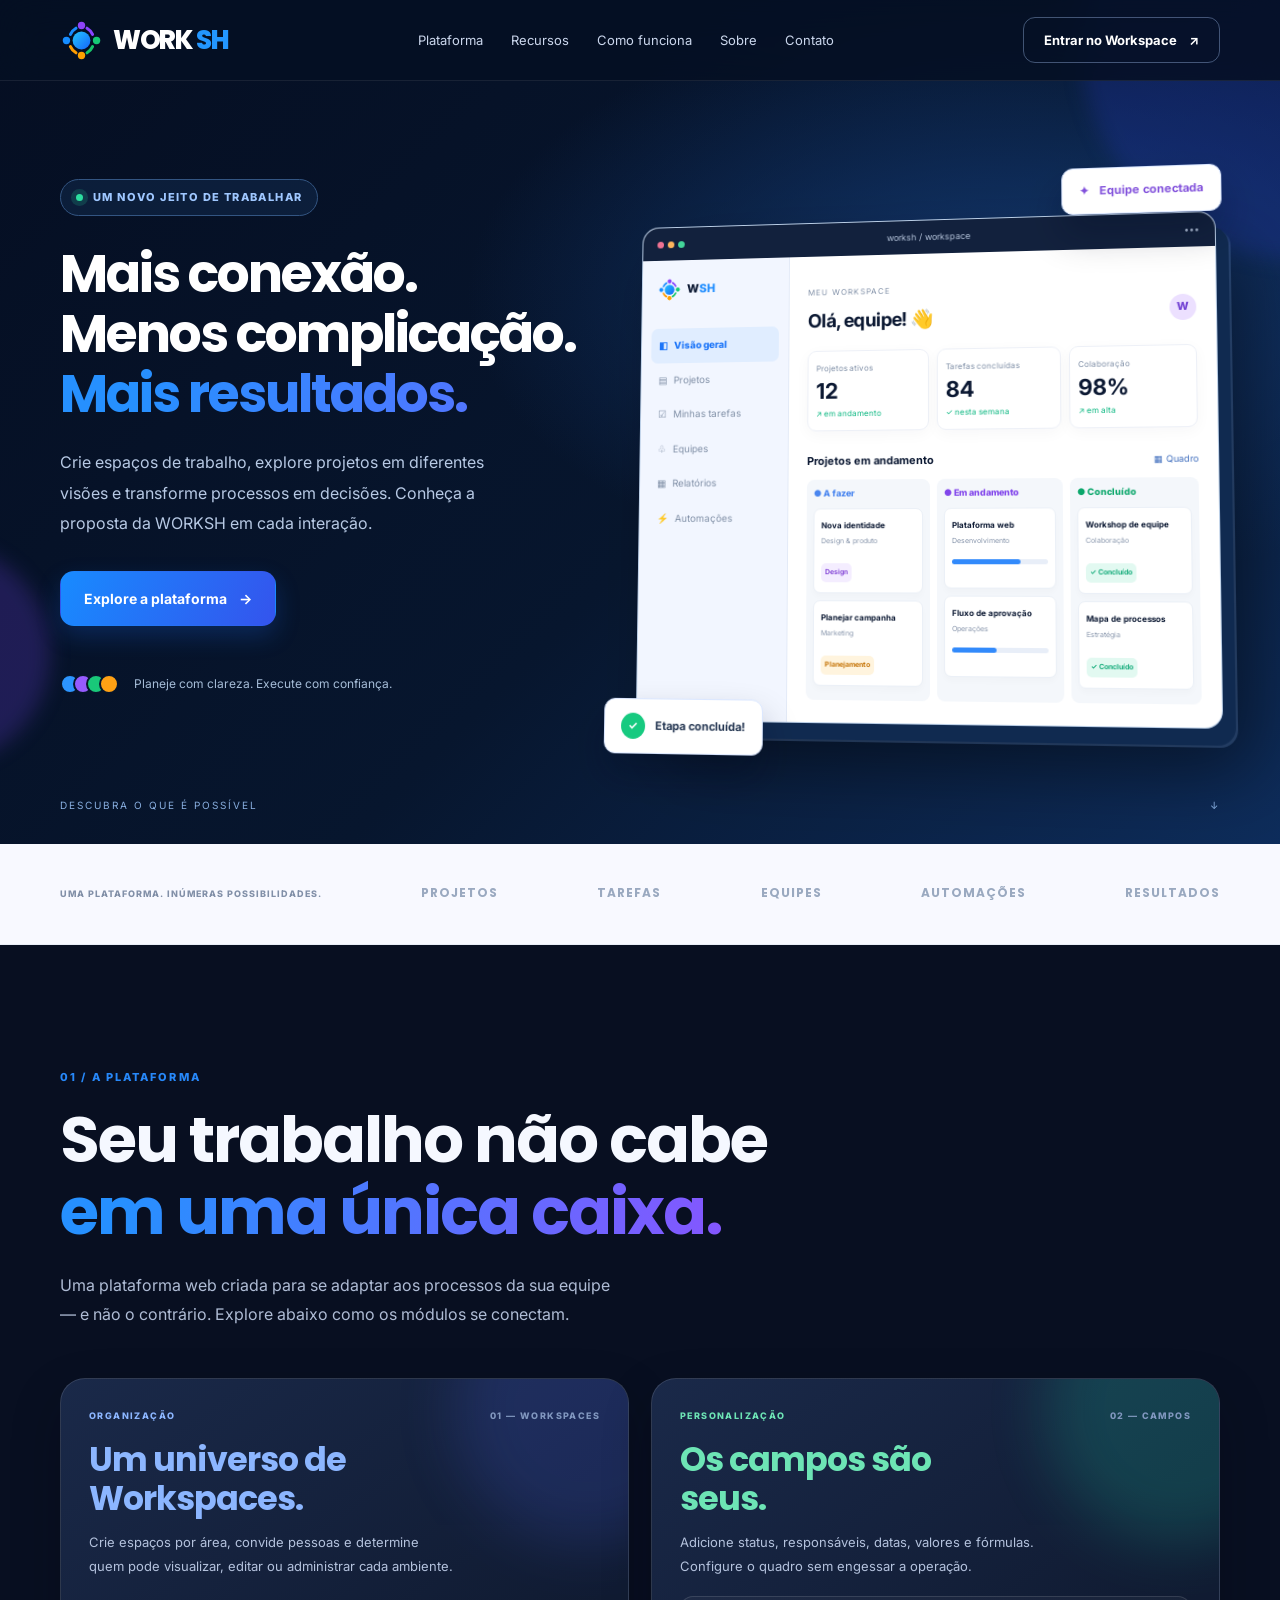
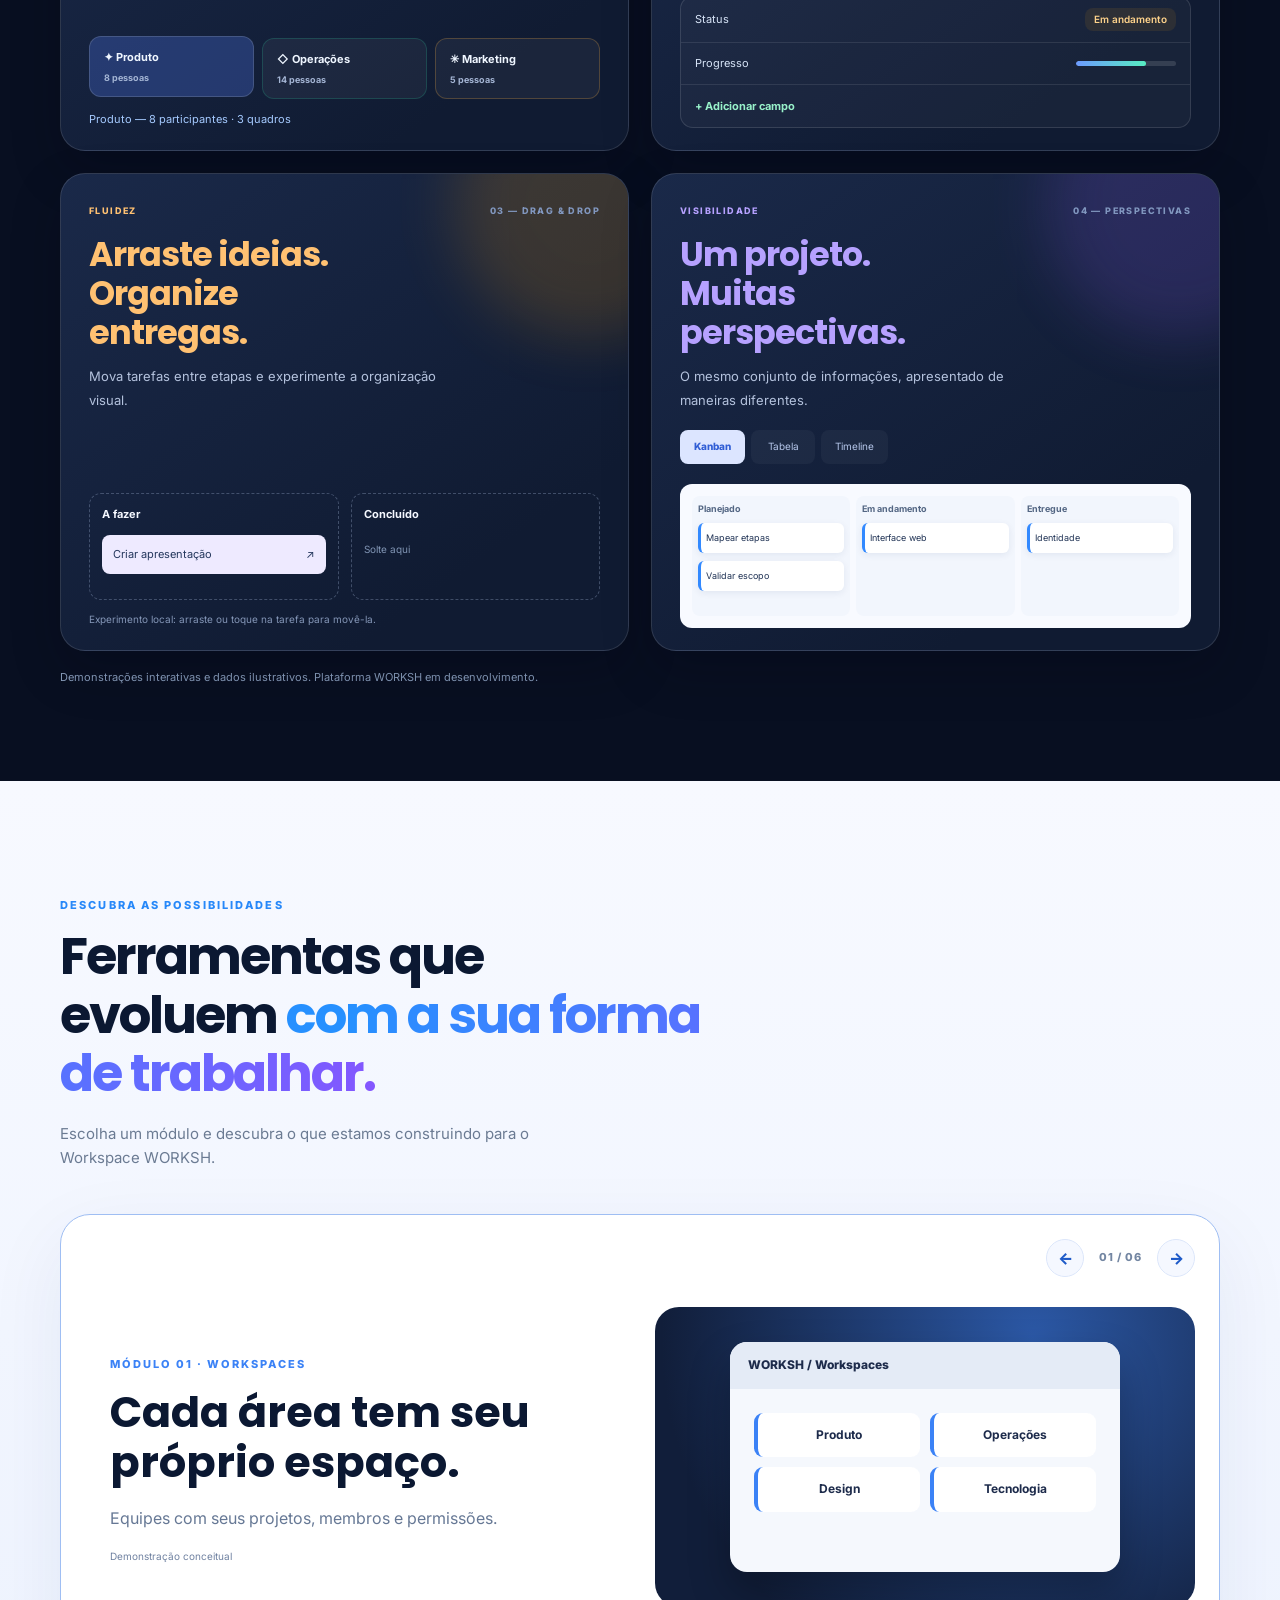
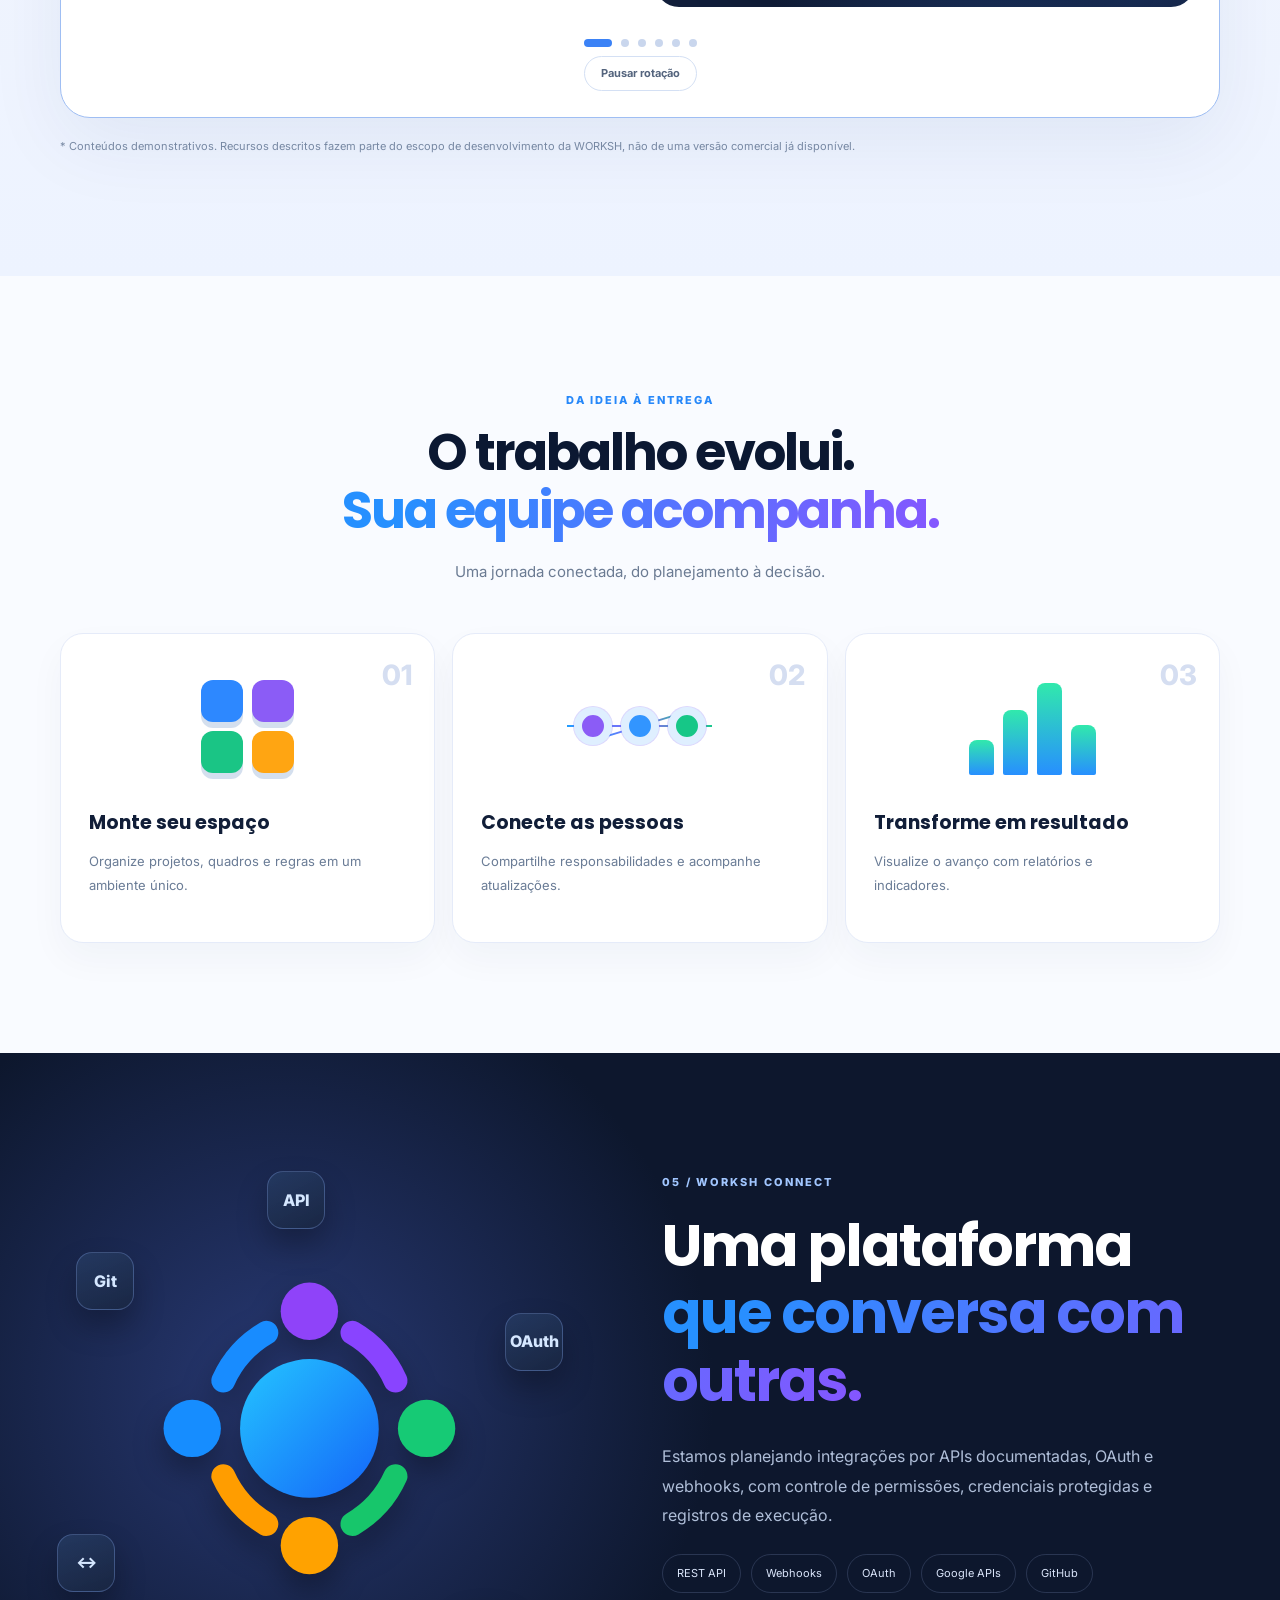
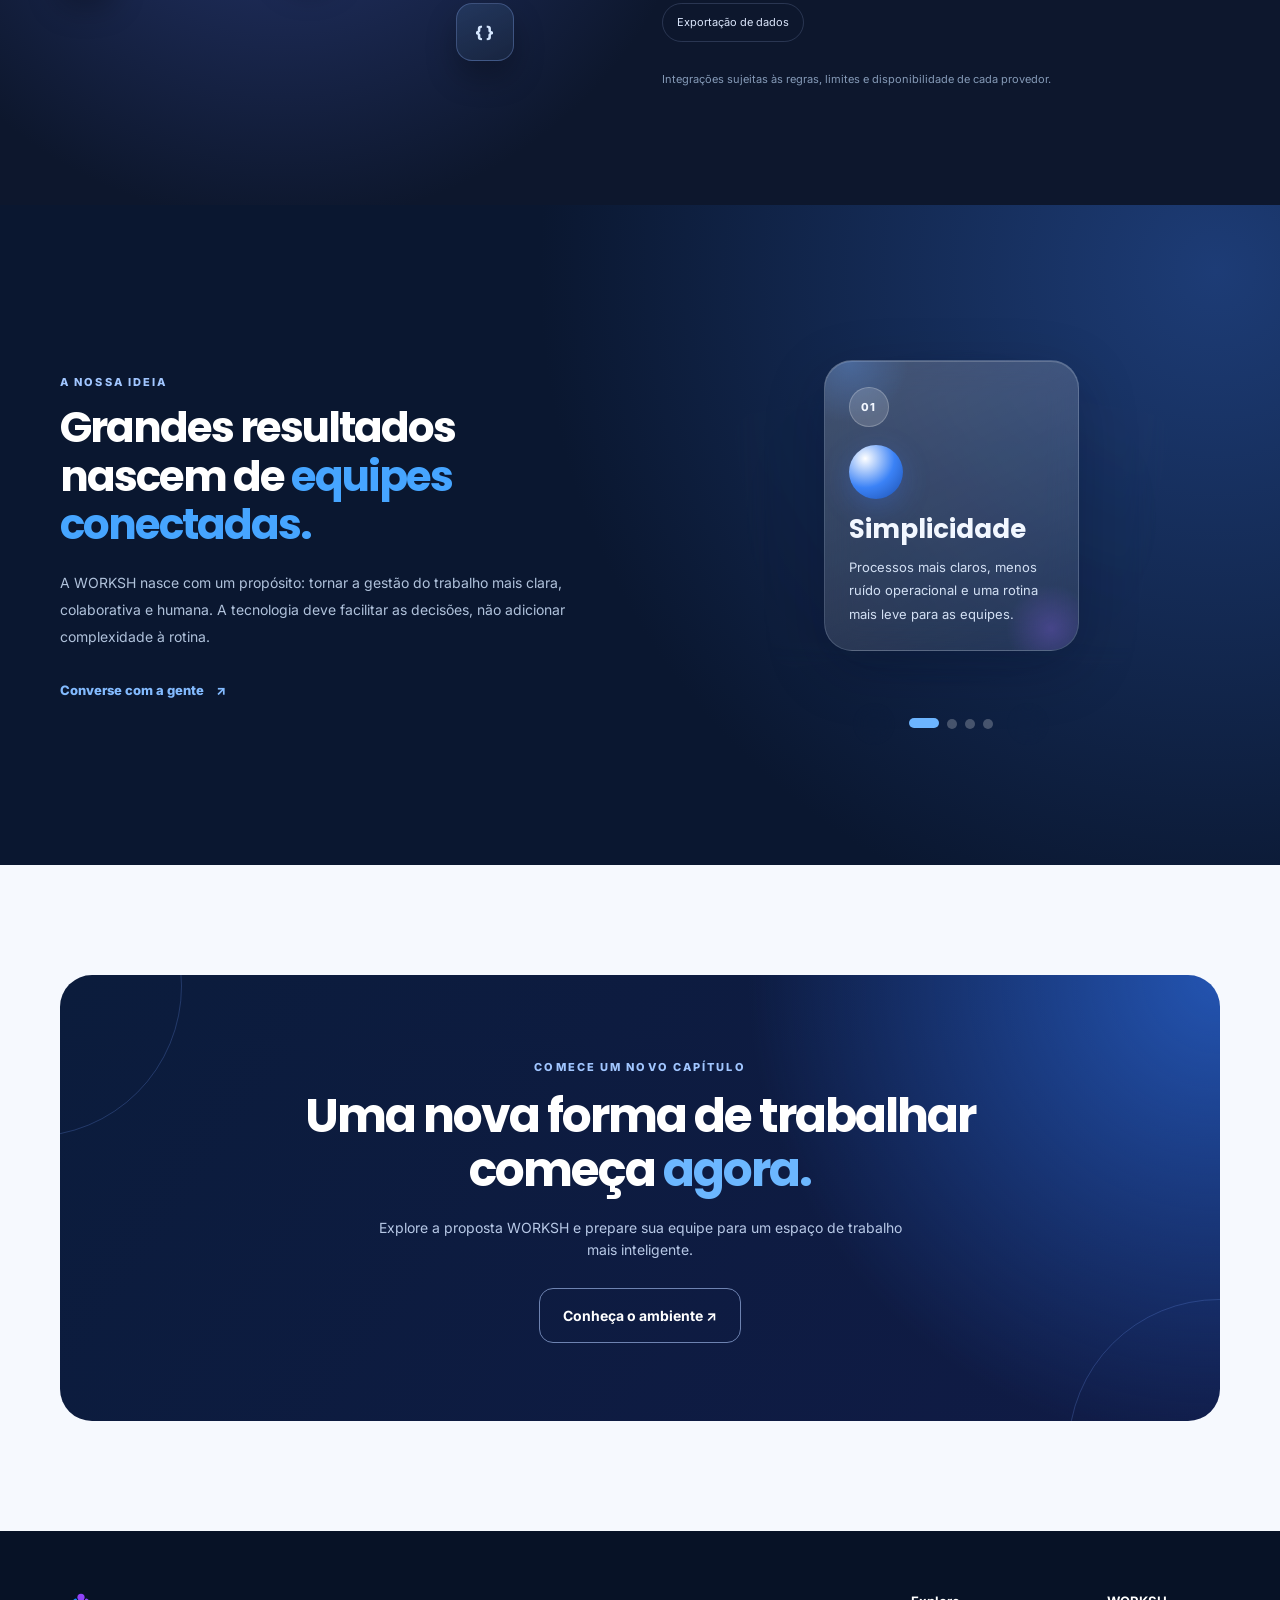
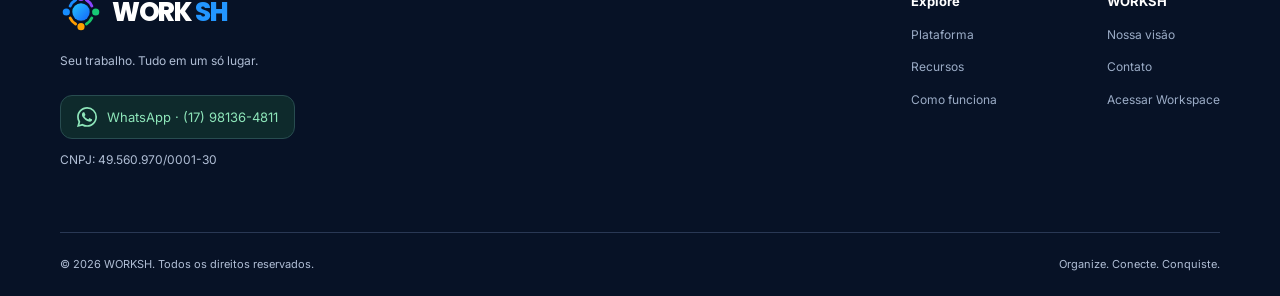
<file: index.html>
<!DOCTYPE html>

<html lang="pt-BR">
<head>
<meta charset="utf-8"/>
<meta content="width=device-width,initial-scale=1" name="viewport"/>
<meta content="#081329" name="theme-color"/>
<meta content="WORKSH: plataforma inteligente para projetos, tarefas, equipes e resultados. Organize. Conecte. Conquiste." name="description"/>
<meta content="WORKSH — Organize. Conecte. Conquiste." property="og:title"/>
<meta content="Seu trabalho, tudo em um só lugar." property="og:description"/>
<meta content="website" property="og:type"/>
<title>
   WORKSH | Organize. Conecte. Conquiste.
  </title>
<link href="assets/logo.svg" rel="icon" type="image/svg+xml"/>
<link href="style.css?v=20261023.12" rel="stylesheet"/>
<script defer="" src="script.js">
</script>
<script src="config.js"></script><script defer src="assets/vendor/supabase-2.118.0.js"></script><script type="module" src="assets/js/app.js?v=20261023.12"></script></head>
<body>
<a class="skip" href="#conteudo">
   Pular para o conteúdo
  </a>
<header class="site-header" id="topo">
<div class="container nav-inner">
<a aria-label="WORKSH, início" class="brand" href="#inicio">
<img alt="" height="43" src="assets/logo.svg" width="43"/>
<span>
      WORK
      <span class="blue">
       SH
      </span>
</span>
</a>
<nav aria-label="Menu principal" class="desktop-nav">
<a href="#plataforma">
      Plataforma
     </a>
<a href="#recursos">
      Recursos
     </a>
<a href="#como-funciona">
      Como funciona
     </a>
<a href="#sobre">
      Sobre
     </a>
<a href="#contato">
      Contato
     </a>
</nav>
<div class="nav-actions">
<button class="btn btn-outline nav-login" data-open-workspace="" type="button">
      Entrar no Workspace
      <span aria-hidden="true">
       ↗
      </span>
</button>
<button aria-controls="mobileNav" aria-expanded="false" aria-label="Abrir menu" class="menu-toggle" id="menuToggle" type="button">
<span>
</span>
<span>
</span>
<span>
</span>
</button>
</div>
</div>
<nav aria-label="Menu para celular" class="mobile-nav" hidden="" id="mobileNav">
<a href="#plataforma">
     Plataforma
    </a>
<a href="#recursos">
     Recursos
    </a>
<a href="#como-funciona">
     Como funciona
    </a>
<a href="#sobre">
     Sobre
    </a>
<a href="#contato">
     Contato
    </a>
<button class="btn btn-primary" data-open-workspace="">
     Entrar no Workspace ↗
    </button>
</nav>
</header>
<main id="conteudo">
<section class="hero" id="inicio">
<div class="glow g1">
</div>
<div class="glow g2">
</div>
<div class="container hero-grid">
<div class="hero-copy reveal">
<div class="eyebrow">
<span class="pulse">
</span>
       UM NOVO JEITO DE TRABALHAR
      </div>
<h1>
       Mais conexão.
       <br/>
       Menos complicação.
       <br/>
<span class="gradient-text">
        Mais resultados.
       </span>
</h1>
<p>Crie espaços de trabalho, explore projetos em diferentes visões e transforme processos em decisões. Conheça a proposta da WORKSH em cada interação.</p>
<div class="hero-actions">
<a class="btn btn-primary btn-lg" href="#plataforma">
        Explore a plataforma
        <span>
         →
        </span>
</a>
</div>
<div class="hero-proof">
<div class="proof-dots">
<i>
</i>
<i>
</i>
<i>
</i>
<i>
</i>
</div>
<span>
        Planeje com clareza. Execute com confiança.
       </span>
</div>
</div>
<div aria-label="Prévia ilustrativa da plataforma WORKSH" class="hero-visual reveal">
<div class="floating f1">
       ✦
       <span>
        Equipe conectada
       </span>
</div>
<div class="floating f2">
<b>
        ✓
       </b>
<span>
        Etapa concluída!
       </span>
</div>
<div class="dashboard-window">
<div class="window-top">
<div class="traffic">
<b>
</b>
<b>
</b>
<b>
</b>
</div>
<span>
         worksh / workspace
        </span>
<span>
         •••
        </span>
</div>
<div class="dashboard-body">
<aside class="dash-sidebar">
<div class="dash-brand">
<img alt="" src="assets/logo.svg"/>
          W
          <span>
           SH
          </span>
</div>
<div class="dash-side-item active">
          ◧
          <span>
           Visão geral
          </span>
</div>
<div class="dash-side-item">
          ▤
          <span>
           Projetos
          </span>
</div>
<div class="dash-side-item">
          ☑
          <span>
           Minhas tarefas
          </span>
</div>
<div class="dash-side-item">
          ♧
          <span>
           Equipes
          </span>
</div>
<div class="dash-side-item">
          ▦
          <span>
           Relatórios
          </span>
</div>
<div class="dash-side-item">
          ⚡
          <span>
           Automações
          </span>
</div>
</aside>
<div class="dash-main">
<div class="dash-heading">
<div>
<small>
            MEU WORKSPACE
           </small>
<h3>
            Olá, equipe!
            <span>
             👋
            </span>
</h3>
</div>
<div class="dash-avatar">
           W
          </div>
</div>
<div class="dash-stats">
<div>
<span>
            Projetos ativos
           </span>
<strong>
            12
           </strong>
<small>
            ↗ em andamento
           </small>
</div>
<div>
<span>
            Tarefas concluídas
           </span>
<strong>
            84
           </strong>
<small>
            ✓ nesta semana
           </small>
</div>
<div>
<span>
            Colaboração
           </span>
<strong>
            98%
           </strong>
<small>
            ↗ em alta
           </small>
</div>
</div>
<div class="board-title">
<strong>
           Projetos em andamento
          </strong>
<span>
           ▦ Quadro
          </span>
</div>
<div class="mini-board">
<div class="mini-col">
<label>
            ● A fazer
           </label>
<div class="mini-card">
<b>
             Nova identidade
            </b>
<small>
             Design &amp; produto
            </small>
<div class="tag purple">
             Design
            </div>
</div>
<div class="mini-card">
<b>
             Planejar campanha
            </b>
<small>
             Marketing
            </small>
<div class="tag orange">
             Planejamento
            </div>
</div>
</div>
<div class="mini-col">
<label>
            ● Em andamento
           </label>
<div class="mini-card">
<b>
             Plataforma web
            </b>
<small>
             Desenvolvimento
            </small>
<div class="progress">
<i style="width:72%">
</i>
</div>
</div>
<div class="mini-card">
<b>
             Fluxo de aprovação
            </b>
<small>
             Operações
            </small>
<div class="progress">
<i style="width:46%">
</i>
</div>
</div>
</div>
<div class="mini-col">
<label>
            ● Concluído
           </label>
<div class="mini-card">
<b>
             Workshop de equipe
            </b>
<small>
             Colaboração
            </small>
<span class="done">
             ✓ Concluído
            </span>
</div>
<div class="mini-card">
<b>
             Mapa de processos
            </b>
<small>
             Estratégia
            </small>
<span class="done">
             ✓ Concluído
            </span>
</div>
</div>
</div>
</div>
</div>
</div>
</div>
</div>
<div class="container scroll-hint">
<span>
      DESCUBRA O QUE É POSSÍVEL
     </span>
<span>
      ↓
     </span>
</div>
</section>
<section class="trust-strip">
<div class="container trust-grid">
<span>
      UMA PLATAFORMA. INÚMERAS POSSIBILIDADES.
     </span>
<strong>
      PROJETOS
     </strong>
<strong>
      TAREFAS
     </strong>
<strong>
      EQUIPES
     </strong>
<strong>
      AUTOMAÇÕES
     </strong>
<strong>
      RESULTADOS
     </strong>
</div>
</section>
<section class="section platform-v4" id="plataforma">
<div class="container">
<div class="v4-section-intro reveal"><span class="section-kicker">01 / A PLATAFORMA</span><h2>Seu trabalho não cabe<br/><span class="gradient-text">em uma única caixa.</span></h2><p>Uma plataforma web criada para se adaptar aos processos da sua equipe — e não o contrário. Explore abaixo como os módulos se conectam.</p></div>
<div class="v4-bento">
<article class="v4-tile v4-tile-workspaces reveal"><div class="v4-tile-meta"><span class="v4-kicker">ORGANIZAÇÃO</span><span>01 — WORKSPACES</span></div><h3>Um universo de<br/>Workspaces.</h3><p>Crie espaços por área, convide pessoas e determine quem pode visualizar, editar ou administrar cada ambiente.</p><div class="v4-workspace-chips"><button class="active" data-ws="produto" type="button">✦ Produto <small>8 pessoas</small></button><button data-ws="operacoes" type="button">◇ Operações <small>14 pessoas</small></button><button data-ws="marketing" type="button">✳ Marketing <small>5 pessoas</small></button></div><div aria-live="polite" class="v4-insight" id="workspaceInsight">Produto — 8 participantes · 3 quadros</div></article>
<article class="v4-tile v4-tile-fields reveal"><div class="v4-tile-meta"><span class="v4-kicker">PERSONALIZAÇÃO</span><span>02 — CAMPOS</span></div><h3>Os campos são<br/>seus.</h3><p>Adicione status, responsáveis, datas, valores e fórmulas. Configure o quadro sem engessar a operação.</p><div class="v4-field-stack"><div><span>Status</span><b class="v4-status">Em andamento</b></div><div><span>Progresso</span><div class="v4-meter"><i></i></div></div><button id="v4AddField" type="button">+ Adicionar campo</button><div hidden="" id="v4CustomField"><span>Prioridade</span><b>Alta</b></div></div></article>
<article class="v4-tile v4-tile-flow reveal"><div class="v4-tile-meta"><span class="v4-kicker">FLUIDEZ</span><span>03 — DRAG &amp; DROP</span></div><h3>Arraste ideias.<br/>Organize entregas.</h3><p>Mova tarefas entre etapas e experimente a organização visual.</p><div class="v4-drag-board" id="v4DragBoard"><div class="v4-drag-lane" data-lane="todo"><strong>A fazer</strong><button class="v4-draggable" draggable="true" type="button">Criar apresentação <span>↗</span></button></div><div class="v4-drag-lane" data-lane="done"><strong>Concluído</strong><span class="v4-empty">Solte aqui</span></div></div><small class="v4-demo-note">Experimento local: arraste ou toque na tarefa para movê-la.</small></article>
<article class="v4-tile v4-tile-views reveal"><div class="v4-tile-meta"><span class="v4-kicker">VISIBILIDADE</span><span>04 — PERSPECTIVAS</span></div><h3>Um projeto.<br/>Muitas perspectivas.</h3><p>O mesmo conjunto de informações, apresentado de maneiras diferentes.</p><div aria-label="Visualização do projeto" class="v4-view-tabs" role="group"><button class="active" data-view="kanban" type="button">Kanban</button><button data-view="table" type="button">Tabela</button><button data-view="timeline" type="button">Timeline</button></div><div aria-live="polite" class="v4-stage" id="viewStage"></div></article>
</div>
<p class="v4-disclaimer">Demonstrações interativas e dados ilustrativos. Plataforma WORKSH em desenvolvimento.</p>
</div></section>
<section class="section section-soft discover-section" id="recursos"><div class="container"><div class="section-heading reveal"><span class="section-kicker">DESCUBRA AS POSSIBILIDADES</span><h2>Ferramentas que evoluem <span class="gradient-text">com a sua forma de trabalhar.</span></h2><p>Escolha um módulo e descubra o que estamos construindo para o Workspace WORKSH.</p></div><div class="module-shell reveal"><div class="module-nav"><button aria-label="Módulo anterior" class="module-arrow" id="modPrev" type="button">←</button><span id="moduleCount">01 / 06</span><button aria-label="Próximo módulo" class="module-arrow" id="modNext" type="button">→</button></div><div aria-live="polite" class="module-panel" id="modulePanel"></div><div aria-label="Navegar entre módulos" class="module-dots" id="moduleDots" role="group"></div><div class="module-control"><button type="button" id="modulePlay" aria-pressed="false">Pausar rotação</button></div></div><p class="feature-disclaimer">* Conteúdos demonstrativos. Recursos descritos fazem parte do escopo de desenvolvimento da WORKSH, não de uma versão comercial já disponível.</p></div></section>
<section class="section v4-process" id="como-funciona"><div class="container"><div class="section-heading centered reveal"><span class="section-kicker">DA IDEIA À ENTREGA</span><h2>O trabalho evolui.<br/><span class="gradient-text">Sua equipe acompanha.</span></h2><p>Uma jornada conectada, do planejamento à decisão.</p></div><div class="v4-process-rail"><article class="v4-process-step reveal"><span class="v4-step-no">01</span><div class="v4-scene v4-scene-grid"><i></i><i></i><i></i><i></i></div><h3>Monte seu espaço</h3><p>Organize projetos, quadros e regras em um ambiente único.</p></article><article class="v4-process-step reveal"><span class="v4-step-no">02</span><div class="v4-scene v4-scene-connect"><i></i><i></i><i></i><span></span><span></span></div><h3>Conecte as pessoas</h3><p>Compartilhe responsabilidades e acompanhe atualizações.</p></article><article class="v4-process-step reveal"><span class="v4-step-no">03</span><div class="v4-scene v4-scene-bars"><i></i><i></i><i></i><i></i></div><h3>Transforme em resultado</h3><p>Visualize o avanço com relatórios e indicadores.</p></article></div></div></section>
<section class="section v4-connect" id="conexoes"><div class="container v4-connect-grid"><div aria-hidden="true" class="v4-connect-visual reveal"><div class="v4-connect-halo"><div class="v4-connect-core"><svg xmlns="http://www.w3.org/2000/svg" viewBox="-10 -10 140 140" class="connect-brand-mark" aria-hidden="true" focusable="false"><title id="t">WORKSH, equipes conectadas</title><defs><linearGradient id="center" x1="0" y1="0" x2="1" y2="1"><stop stop-color="#24C5FF"/><stop offset="1" stop-color="#1465F9"/></linearGradient></defs><circle class="connect-core-ball" cx="60" cy="60" r="29" fill="url(#center)"/><path class="connect-arc" d="M24 40 A44 44 0 0 1 42 20" fill="none" stroke="#188CFF" stroke-width="10" stroke-linecap="round"/><path class="connect-arc" d="M78 20 A44 44 0 0 1 96 40" fill="none" stroke="#8944FF" stroke-width="10" stroke-linecap="round"/><path class="connect-arc" d="M96 80 A44 44 0 0 1 78 100" fill="none" stroke="#17C66B" stroke-width="10" stroke-linecap="round"/><path class="connect-arc" d="M42 100 A44 44 0 0 1 24 80" fill="none" stroke="#FF9D00" stroke-width="10" stroke-linecap="round"/><circle cx="60" cy="11" r="12" class="connect-node" fill="#8F43F9"/><circle cx="109" cy="60" r="12" class="connect-node" fill="#16CA75"/><circle cx="60" cy="109" r="12" class="connect-node" fill="#FFA200"/><circle cx="11" cy="60" r="12" class="connect-node" fill="#168DFF"/></svg></div><span class="v4-connector c1">API</span><span class="v4-connector c2">OAuth</span><span class="v4-connector c3">{ }</span><span class="v4-connector c4">↔</span><span class="v4-connector c5">Git</span></div></div><div class="v4-connect-copy reveal"><span class="section-kicker light">05 / WORKSH CONNECT</span><h2>Uma plataforma<br/><span class="gradient-text">que conversa com outras.</span></h2><p>Estamos planejando integrações por APIs documentadas, OAuth e webhooks, com controle de permissões, credenciais protegidas e registros de execução.</p><div class="v4-pills"><span>REST API</span><span>Webhooks</span><span>OAuth</span><span>Google APIs</span><span>GitHub</span><span>Exportação de dados</span></div><small>Integrações sujeitas às regras, limites e disponibilidade de cada provedor.</small></div></div></section><section class="section dark-benefits" id="sobre">
<div class="container about-grid">
<div class="reveal">
<span class="section-kicker light">
       A NOSSA IDEIA
      </span>
<h2>
       Grandes resultados nascem de
       <span class="bright">
        equipes conectadas.
       </span>
</h2>
<p>
       A WORKSH nasce com um propósito: tornar a gestão do trabalho mais clara, colaborativa e humana. A tecnologia deve facilitar as decisões, não adicionar complexidade à rotina.
      </p>
<a class="text-link" href="#contato">
       Converse com a gente
       <span>
        ↗
       </span>
</a>
</div>
<div aria-label="Carrossel de valores da WORKSH" class="values-carousel reveal">
<div aria-hidden="true" class="glass-orbit"></div>
<div class="carousel-window">
<article class="value-slide is-active" data-value-slide="">
<span class="value-step">01</span>
<div aria-hidden="true" class="value-symbol"></div>
<h3>Simplicidade</h3>
<p>Processos mais claros, menos ruído operacional e uma rotina mais leve para as equipes.</p>
</article>
<article class="value-slide" data-value-slide="">
<span class="value-step">02</span>
<div aria-hidden="true" class="value-symbol"></div>
<h3>Transparência</h3>
<p>Atualizações visíveis, decisões documentadas e informações acessíveis em um único ambiente.</p>
</article>
<article class="value-slide" data-value-slide="">
<span class="value-step">03</span>
<div aria-hidden="true" class="value-symbol"></div>
<h3>Colaboração</h3>
<p>Pessoas conectadas por contexto, responsabilidades e conversas que realmente fazem a operação avançar.</p>
</article>
<article class="value-slide" data-value-slide="">
<span class="value-step">04</span>
<div aria-hidden="true" class="value-symbol"></div>
<h3>Evolução</h3>
<p>Uma plataforma que acompanha o crescimento do time e transforma cada entrega em melhoria contínua.</p>
</article>
</div>
<div class="value-carousel-controls">
<button aria-label="Valor anterior" class="value-nav prev" type="button">‹</button>
<div aria-label="Selecionar valor" class="value-dots" id="valueDots"></div>
<button aria-label="Próximo valor" class="value-nav next" type="button">›</button>
</div>
</div>
</div>
</section>
<section class="section cta-section" id="contato">
<div class="container">
<div class="cta-box reveal">
<span class="section-kicker light">
       COMECE UM NOVO CAPÍTULO
      </span>
<h2>
       Uma nova forma de trabalhar
       <br/>
       começa
       <em>
        agora.
       </em>
</h2>
<p>
       Explore a proposta WORKSH e prepare sua equipe para um espaço de trabalho mais inteligente.
      </p>
<div class="cta-actions">
<a class="btn btn-outline-white btn-lg" data-placeholder-email="" href="mailto:contato@seudominio.com?subject=Quero%20conhecer%20a%20WORKSH">
        Fale com a equipe →
       </a>
</div>
</div>
</div>
</section>
</main>
<footer class="footer">
<div class="container footer-main">
<div>
<a class="brand footer-brand" href="#inicio">
<img alt="" height="42" src="assets/logo.svg" width="42"/>
<span>
       WORK
       <span class="blue">
        SH
       </span>
</span>
</a>
<p>
      Seu trabalho. Tudo em um só lugar.
     </p>
<a aria-label="Conversar com a WORKSH pelo WhatsApp: (17) 98136-4811 (abre em nova aba)" class="footer-contact" href="https://wa.me/5517981364811" rel="noopener noreferrer" target="_blank">
<svg aria-hidden="true" fill="currentColor" focusable="false" viewbox="0 0 24 24">
<path d="M20.52 3.48A11.87 11.87 0 0 0 12.05 0C5.47 0 .11 5.35.1 11.94c0 2.1.55 4.16 1.6 5.97L0 24l6.25-1.64a11.95 11.95 0 0 0 5.79 1.48h.01c6.58 0 11.94-5.35 11.95-11.94a11.86 11.86 0 0 0-3.48-8.42ZM12.05 21.82a9.91 9.91 0 0 1-5.06-1.38l-.36-.21-3.71.97.99-3.62-.24-.37a9.9 9.9 0 0 1-1.52-5.27c0-5.47 4.45-9.92 9.93-9.92a9.85 9.85 0 0 1 7.02 2.91 9.87 9.87 0 0 1 2.9 7.03c0 5.47-4.46 9.92-9.95 9.92Zm5.45-7.43c-.3-.15-1.77-.87-2.04-.97-.28-.1-.48-.15-.68.15-.2.3-.77.97-.95 1.17-.17.2-.35.22-.65.07-.3-.15-1.26-.46-2.4-1.48-.89-.79-1.49-1.77-1.66-2.07-.18-.3-.02-.46.13-.61.13-.13.3-.35.45-.52.15-.18.2-.3.3-.5.1-.2.05-.38-.02-.53-.08-.15-.68-1.62-.93-2.22-.24-.58-.49-.5-.68-.51h-.58c-.2 0-.52.07-.8.37-.27.3-1.04 1.02-1.04 2.5s1.07 2.89 1.22 3.09c.15.2 2.1 3.2 5.1 4.49.71.31 1.27.49 1.7.63.71.23 1.36.2 1.87.12.57-.08 1.77-.72 2.02-1.42.25-.7.25-1.3.18-1.42-.08-.13-.28-.2-.58-.35Z">
</path>
</svg>
<span>
       WhatsApp · (17) 98136-4811
      </span>
</a>
<p class="footer-company">
      CNPJ: 49.560.970/0001-30
     </p>
</div>
<div class="footer-links">
<div>
<strong>
       Explore
      </strong>
<a href="#plataforma">
       Plataforma
      </a>
<a href="#recursos">
       Recursos
      </a>
<a href="#como-funciona">
       Como funciona
      </a>
</div>
<div>
<strong>
       WORKSH
      </strong>
<a href="#sobre">
       Nossa visão
      </a>
<a href="#contato">
       Contato
      </a>
<button data-open-workspace="">
       Acessar Workspace
      </button>
</div>
</div>
</div>
<div class="container footer-bottom">
<span>
     ©
     <span id="year">
</span>
     WORKSH. Todos os direitos reservados.
    </span>
<span>
     Organize. Conecte. Conquiste.
    </span>
</div>
</footer>
<div class="modal-backdrop" hidden="" id="workspaceModal">
<div aria-describedby="modalDesc" aria-labelledby="modalTitle" aria-modal="true" class="workspace-modal" role="dialog" tabindex="-1">
<button aria-label="Fechar janela" class="modal-close" id="closeModal" type="button">
     ×
    </button>
<img alt="" height="72" src="assets/logo.svg" width="72"/>
<h2 id="modalTitle">Entre no seu Workspace</h2>
<p id="modalDesc">Seu trabalho, sua equipe e suas ideias em um só lugar.</p>
<form class="login-form" id="workspaceLogin" method="post" autocomplete="on">
<label for="loginEmail">E-mail</label>
<input id="loginEmail" name="username" type="email" autocomplete="username" placeholder="voce@empresa.com" required />
<label for="loginPassword">Senha</label>
<div class="login-password"><input id="loginPassword" name="password" type="password" autocomplete="current-password" placeholder="Digite sua senha" required /><button type="button" id="togglePassword" aria-controls="loginPassword" aria-label="Mostrar senha" aria-pressed="false">Mostrar</button></div>
<label class="remember-login"><input type="checkbox" id="saveChromeLogin" name="saveChromeLogin"> Salvar usuário e senha no Chrome</label><p class="login-save-help">O navegador poderá oferecer para salvar seus dados no Gerenciador de senhas.</p>
<button type="submit" class="btn btn-primary btn-lg login-submit">Entrar no Workspace <span aria-hidden="true">→</span></button>
<p id="loginStatus" class="login-status" role="status" hidden></p>
</form>
</div>
</div>
</body>
</html>
</file>
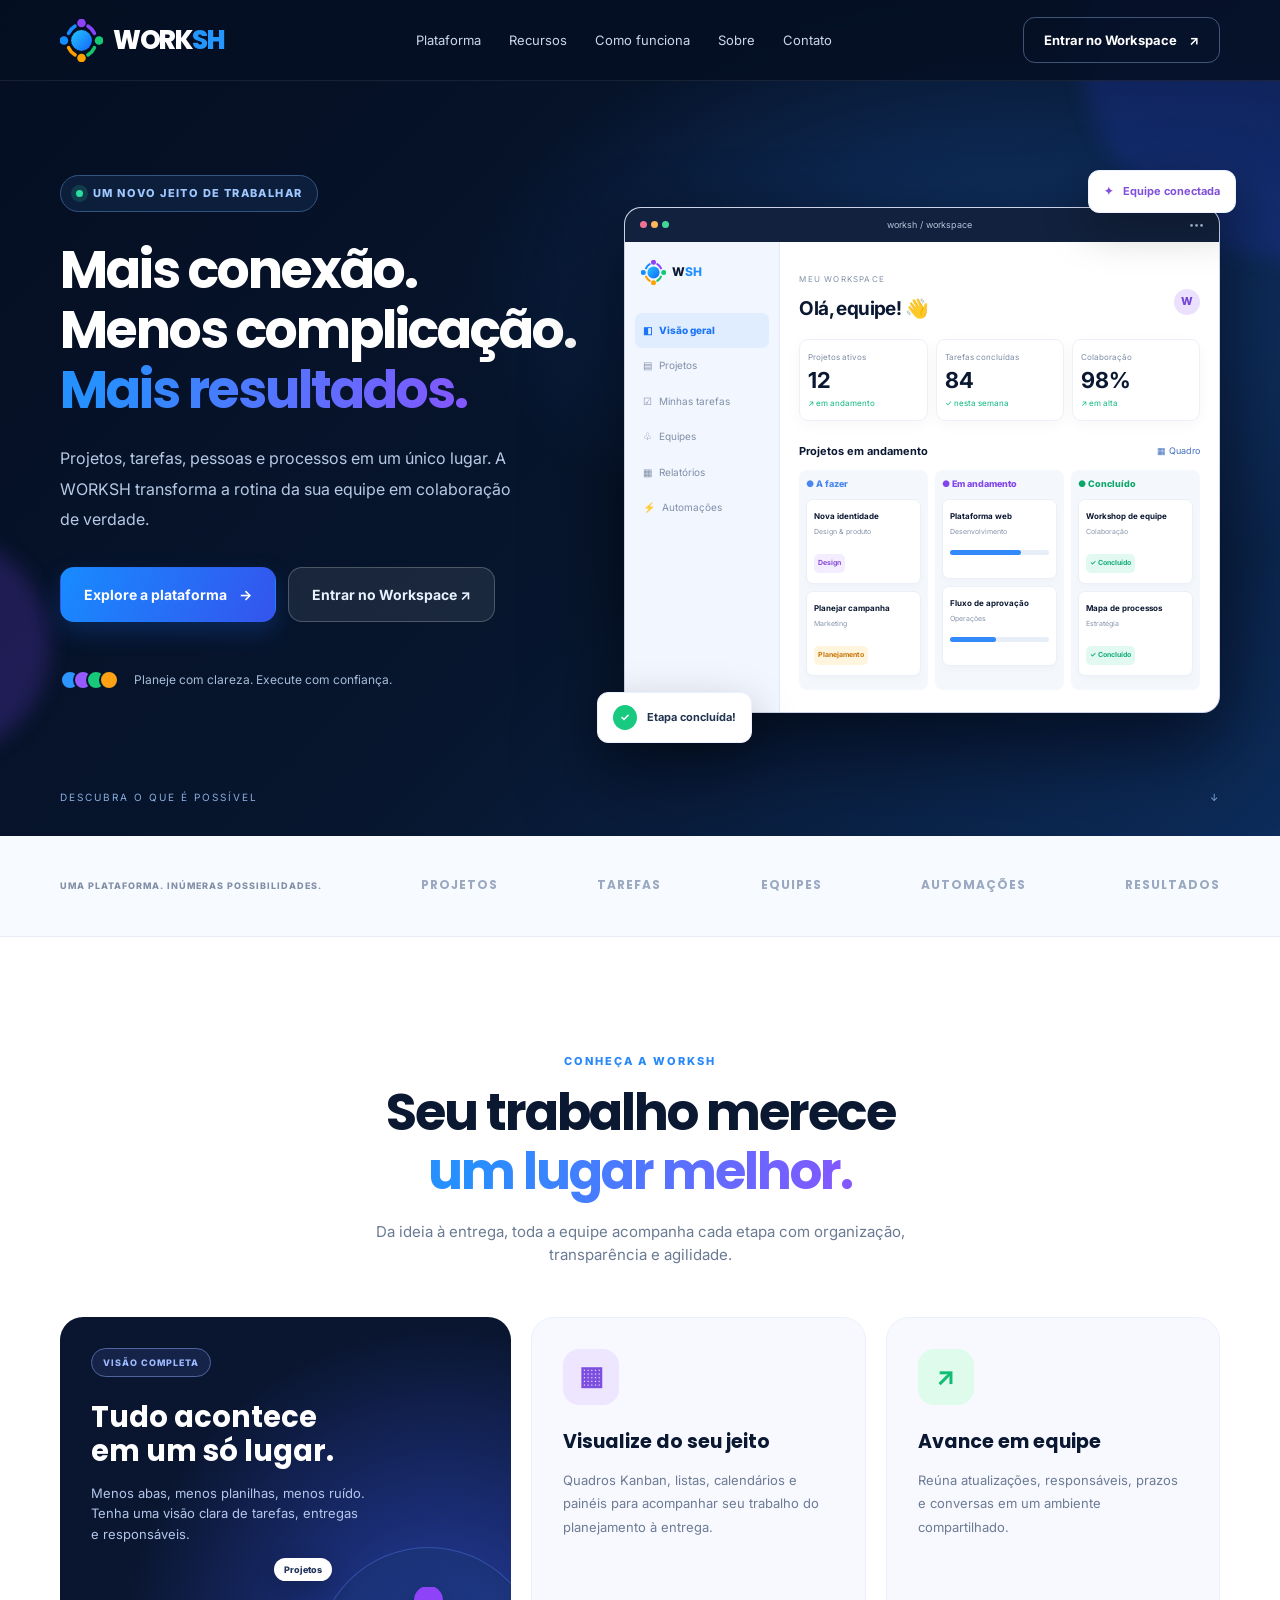
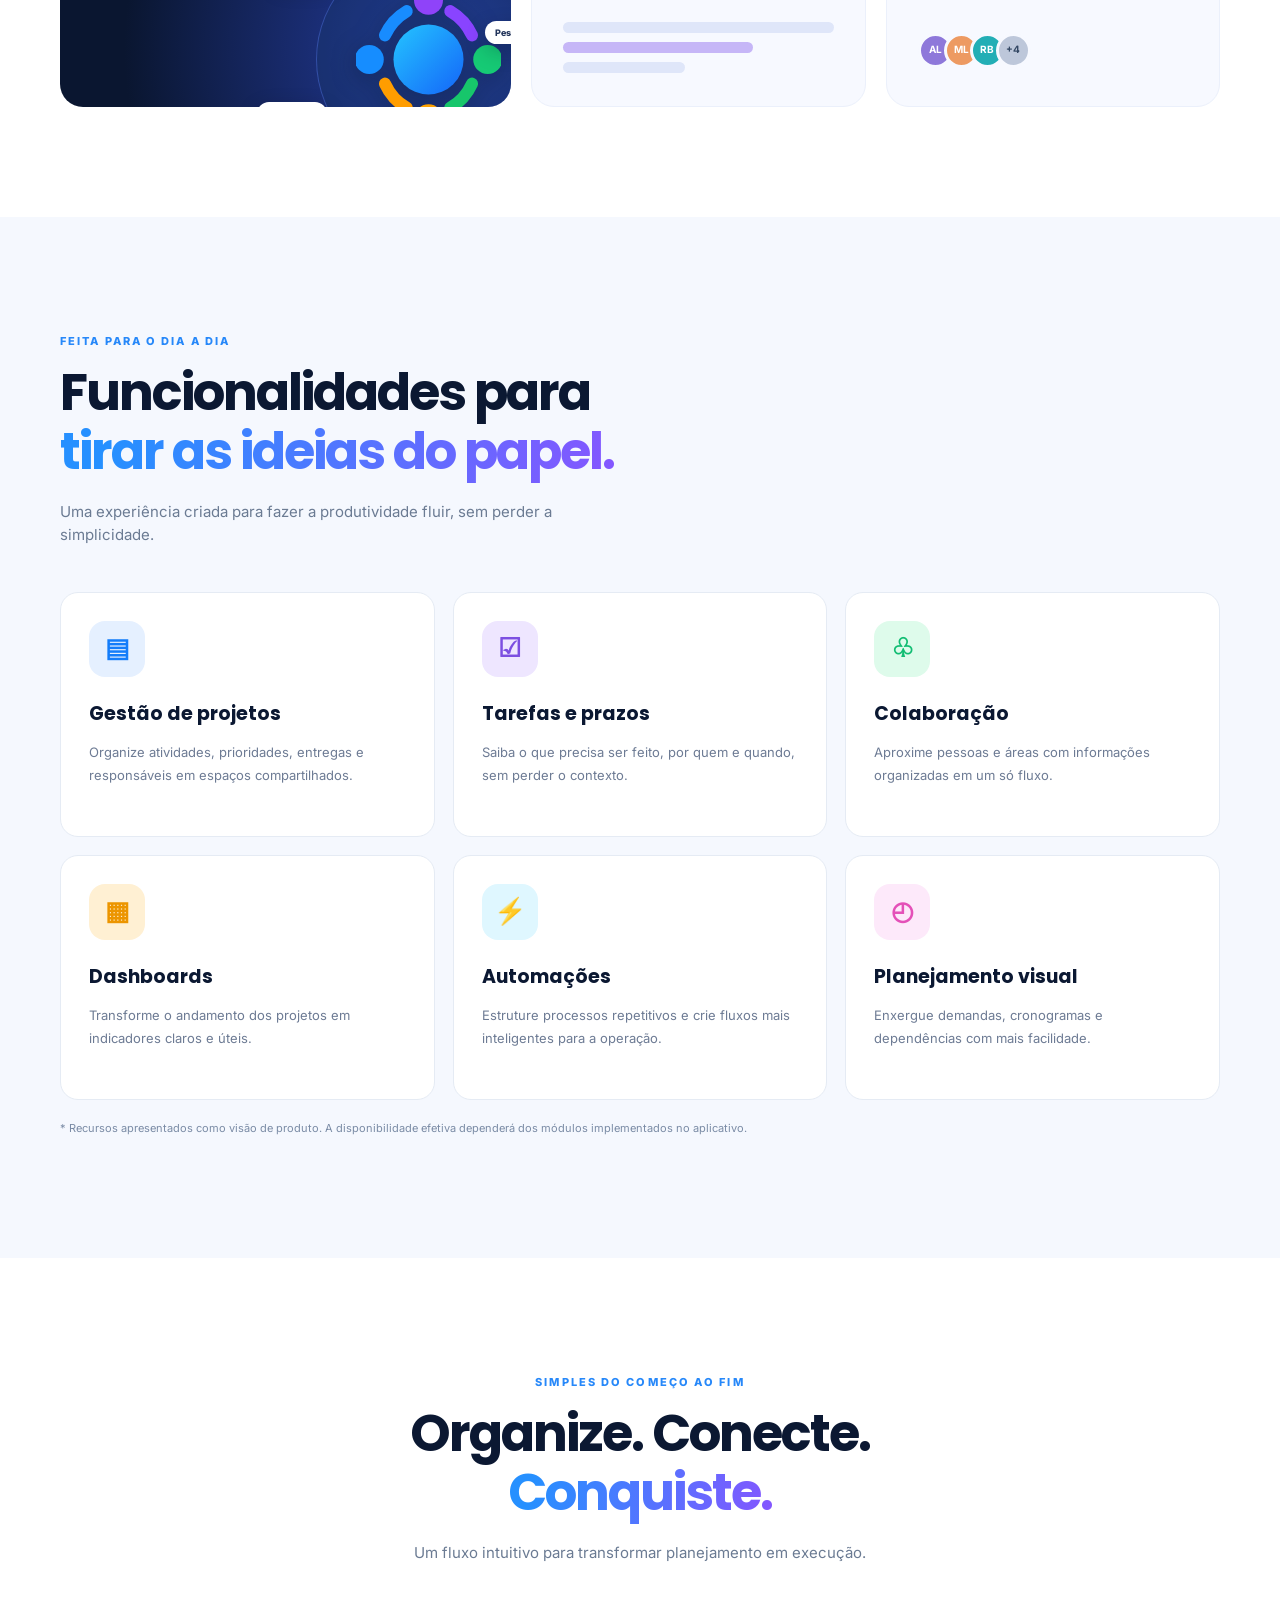
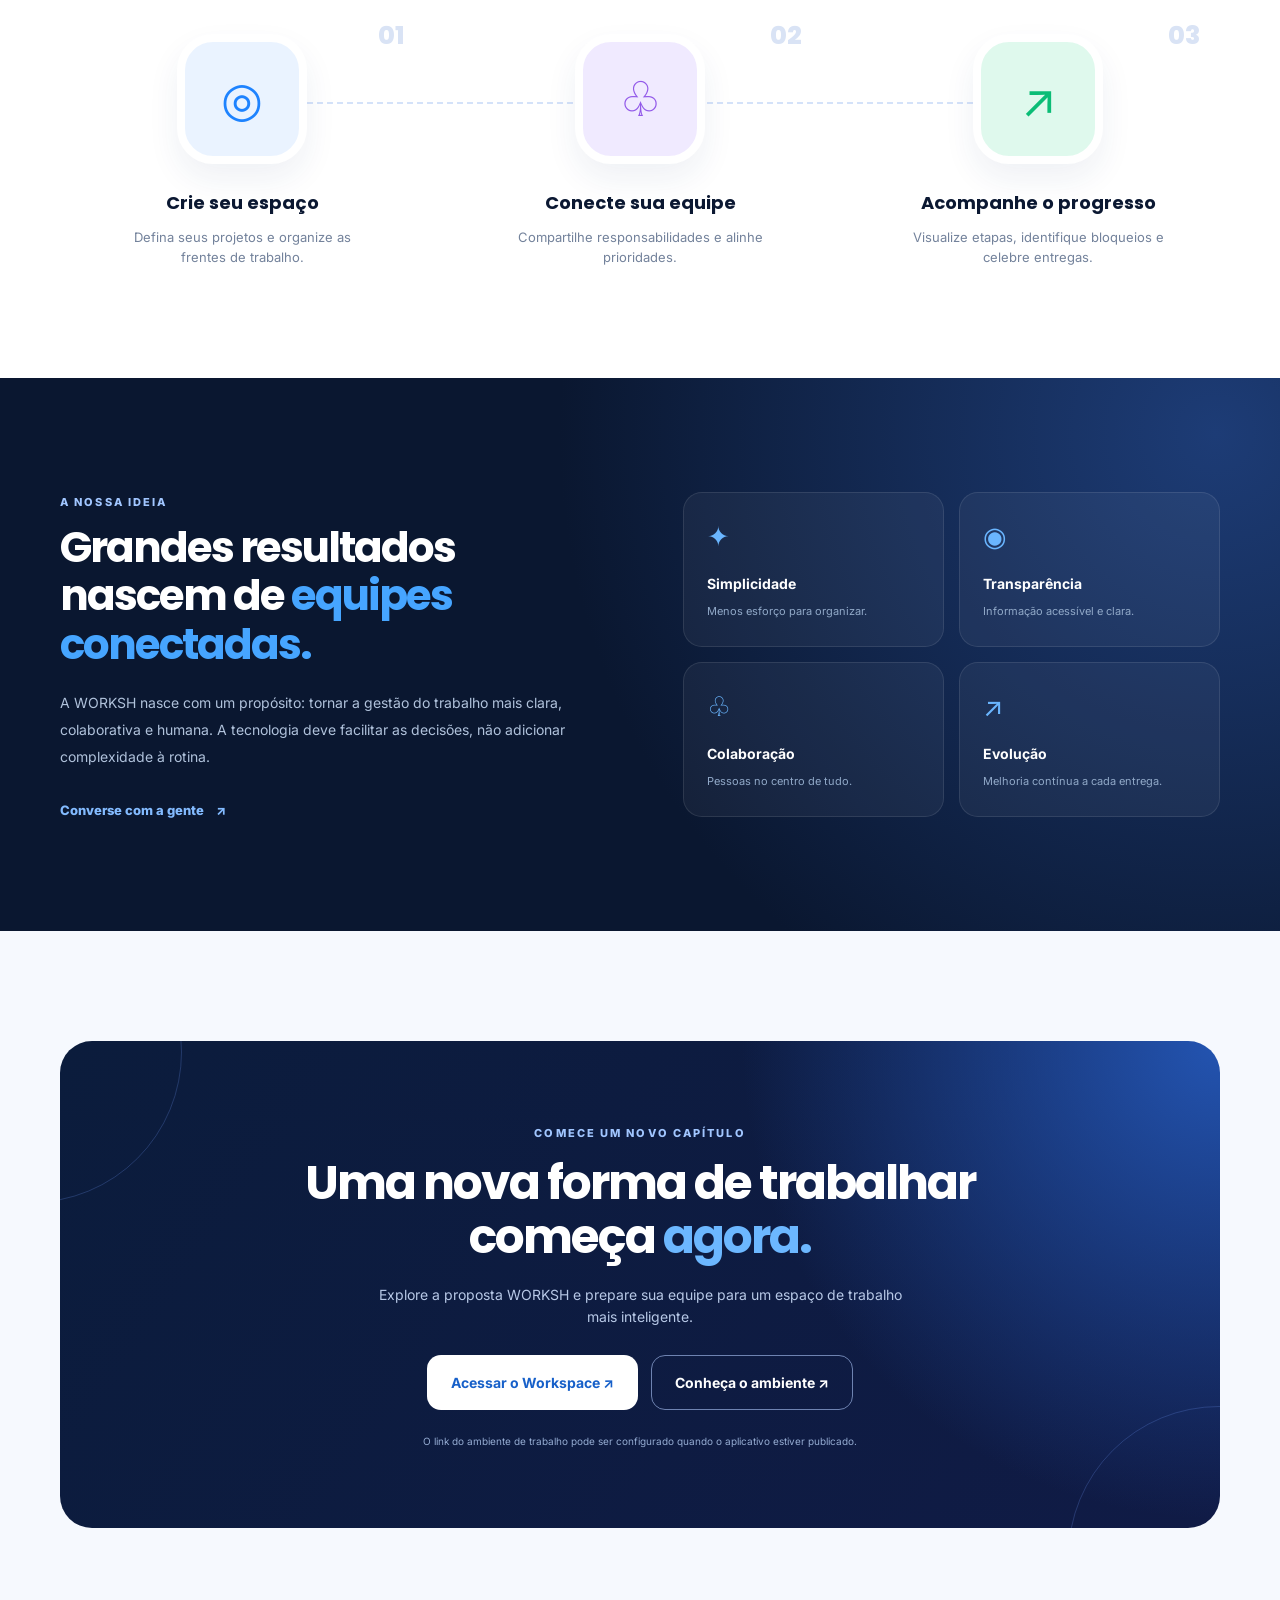
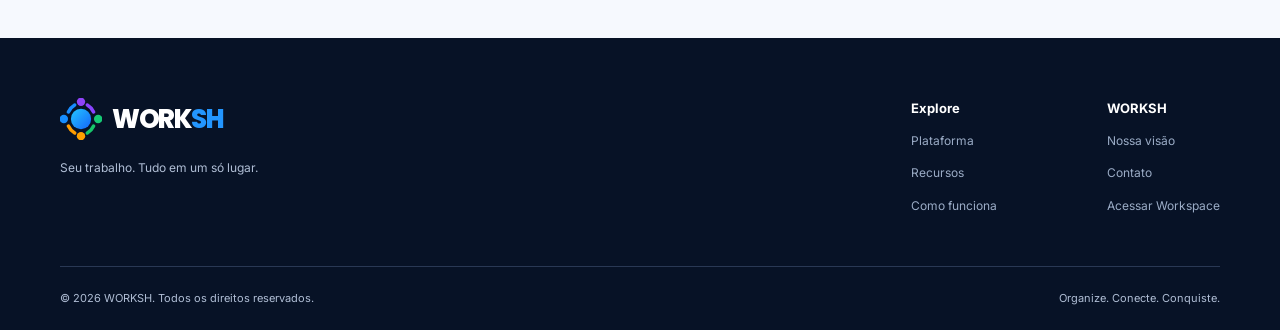
<file: Site/index.html>
<!doctype html>
<html lang="pt-BR">
<head>
<meta charset="utf-8"><meta name="viewport" content="width=device-width,initial-scale=1"><meta name="theme-color" content="#081329">
<meta name="description" content="WORKSH: plataforma inteligente para projetos, tarefas, equipes e resultados. Organize. Conecte. Conquiste.">
<meta property="og:title" content="WORKSH — Organize. Conecte. Conquiste."><meta property="og:description" content="Seu trabalho, tudo em um só lugar."><meta property="og:type" content="website">
<title>WORKSH | Organize. Conecte. Conquiste.</title><link rel="icon" href="assets/logo.svg" type="image/svg+xml"><link rel="stylesheet" href="style.css"><script defer src="script.js"></script>
</head>
<body>
<a href="#conteudo" class="skip">Pular para o conteúdo</a>
<header class="site-header" id="topo"><div class="container nav-inner">
<a class="brand" href="#inicio" aria-label="WORKSH, início"><img src="assets/logo.svg" width="43" height="43" alt=""><span>WORK<span class="blue">SH</span></span></a>
<nav class="desktop-nav" aria-label="Menu principal"><a href="#plataforma">Plataforma</a><a href="#recursos">Recursos</a><a href="#como-funciona">Como funciona</a><a href="#sobre">Sobre</a><a href="#contato">Contato</a></nav>
<div class="nav-actions"><button type="button" class="btn btn-outline nav-login" data-open-workspace>Entrar no Workspace <span aria-hidden="true">↗</span></button><button class="menu-toggle" id="menuToggle" type="button" aria-label="Abrir menu" aria-expanded="false" aria-controls="mobileNav"><span></span><span></span><span></span></button></div></div>
<nav id="mobileNav" class="mobile-nav" aria-label="Menu para celular" hidden><a href="#plataforma">Plataforma</a><a href="#recursos">Recursos</a><a href="#como-funciona">Como funciona</a><a href="#sobre">Sobre</a><a href="#contato">Contato</a><button data-open-workspace class="btn btn-primary">Entrar no Workspace ↗</button></nav>
</header>
<main id="conteudo">
<section class="hero" id="inicio"><div class="glow g1"></div><div class="glow g2"></div><div class="container hero-grid">
<div class="hero-copy reveal"><div class="eyebrow"><span class="pulse"></span> UM NOVO JEITO DE TRABALHAR</div><h1>Mais conexão.<br>Menos complicação.<br><span class="gradient-text">Mais resultados.</span></h1><p>Projetos, tarefas, pessoas e processos em um único lugar. A WORKSH transforma a rotina da sua equipe em colaboração de verdade.</p><div class="hero-actions"><a class="btn btn-primary btn-lg" href="#plataforma">Explore a plataforma <span>→</span></a><button class="btn btn-glass btn-lg" data-open-workspace>Entrar no Workspace ↗</button></div><div class="hero-proof"><div class="proof-dots"><i></i><i></i><i></i><i></i></div><span>Planeje com clareza. Execute com confiança.</span></div></div>
<div class="hero-visual reveal" aria-label="Prévia ilustrativa da plataforma WORKSH"><div class="floating f1">✦ <span>Equipe conectada</span></div><div class="floating f2"><b>✓</b><span>Etapa concluída!</span></div><div class="dashboard-window"><div class="window-top"><div class="traffic"><b></b><b></b><b></b></div><span>worksh / workspace</span><span>•••</span></div><div class="dashboard-body"><aside class="dash-sidebar"><div class="dash-brand"><img src="assets/logo.svg" alt=""> W<span>SH</span></div><div class="dash-side-item active">◧ <span>Visão geral</span></div><div class="dash-side-item">▤ <span>Projetos</span></div><div class="dash-side-item">☑ <span>Minhas tarefas</span></div><div class="dash-side-item">♧ <span>Equipes</span></div><div class="dash-side-item">▦ <span>Relatórios</span></div><div class="dash-side-item">⚡ <span>Automações</span></div></aside><div class="dash-main"><div class="dash-heading"><div><small>MEU WORKSPACE</small><h3>Olá, equipe! <span>👋</span></h3></div><div class="dash-avatar">W</div></div><div class="dash-stats"><div><span>Projetos ativos</span><strong>12</strong><small>↗ em andamento</small></div><div><span>Tarefas concluídas</span><strong>84</strong><small>✓ nesta semana</small></div><div><span>Colaboração</span><strong>98%</strong><small>↗ em alta</small></div></div><div class="board-title"><strong>Projetos em andamento</strong><span>▦ Quadro</span></div><div class="mini-board"><div class="mini-col"><label>● A fazer</label><div class="mini-card"><b>Nova identidade</b><small>Design & produto</small><div class="tag purple">Design</div></div><div class="mini-card"><b>Planejar campanha</b><small>Marketing</small><div class="tag orange">Planejamento</div></div></div><div class="mini-col"><label>● Em andamento</label><div class="mini-card"><b>Plataforma web</b><small>Desenvolvimento</small><div class="progress"><i style="width:72%"></i></div></div><div class="mini-card"><b>Fluxo de aprovação</b><small>Operações</small><div class="progress"><i style="width:46%"></i></div></div></div><div class="mini-col"><label>● Concluído</label><div class="mini-card"><b>Workshop de equipe</b><small>Colaboração</small><span class="done">✓ Concluído</span></div><div class="mini-card"><b>Mapa de processos</b><small>Estratégia</small><span class="done">✓ Concluído</span></div></div></div></div></div></div></div>
</div><div class="container scroll-hint"><span>DESCUBRA O QUE É POSSÍVEL</span><span>↓</span></div></section>
<section class="trust-strip"><div class="container trust-grid"><span>UMA PLATAFORMA. INÚMERAS POSSIBILIDADES.</span><strong>PROJETOS</strong><strong>TAREFAS</strong><strong>EQUIPES</strong><strong>AUTOMAÇÕES</strong><strong>RESULTADOS</strong></div></section>
<section class="section section-light" id="plataforma"><div class="container"><div class="section-heading centered reveal"><span class="section-kicker">CONHEÇA A WORKSH</span><h2>Seu trabalho merece<br><span class="gradient-text">um lugar melhor.</span></h2><p>Da ideia à entrega, toda a equipe acompanha cada etapa com organização, transparência e agilidade.</p></div><div class="features-featured"><article class="feature-big dark-card reveal"><div class="chip">VISÃO COMPLETA</div><h3>Tudo acontece<br>em um só lugar.</h3><p>Menos abas, menos planilhas, menos ruído. Tenha uma visão clara de tarefas, entregas e responsáveis.</p><div class="visual-orbit"><img src="assets/logo.svg" alt=""><span class="satellite s1">Projetos</span><span class="satellite s2">Pessoas</span><span class="satellite s3">Resultados</span></div></article><article class="feature-small reveal"><div class="big-icon purple-bg">▦</div><h3>Visualize do seu jeito</h3><p>Quadros Kanban, listas, calendários e painéis para acompanhar seu trabalho do planejamento à entrega.</p><div class="tiny-lines"><span></span><span></span><span></span></div></article><article class="feature-small reveal"><div class="big-icon green-bg">↗</div><h3>Avance em equipe</h3><p>Reúna atualizações, responsáveis, prazos e conversas em um ambiente compartilhado.</p><div class="avatars"><i>AL</i><i>ML</i><i>RB</i><i>+4</i></div></article></div></div></section>
<section class="section section-soft" id="recursos"><div class="container"><div class="section-heading reveal"><span class="section-kicker">FEITA PARA O DIA A DIA</span><h2>Funcionalidades para<br><span class="gradient-text">tirar as ideias do papel.</span></h2><p>Uma experiência criada para fazer a produtividade fluir, sem perder a simplicidade.</p></div><div class="resource-grid"><article class="resource-card reveal"><div class="resource-icon blue-bg">▤</div><h3>Gestão de projetos</h3><p>Organize atividades, prioridades, entregas e responsáveis em espaços compartilhados.</p></article><article class="resource-card reveal"><div class="resource-icon purple-bg">☑</div><h3>Tarefas e prazos</h3><p>Saiba o que precisa ser feito, por quem e quando, sem perder o contexto.</p></article><article class="resource-card reveal"><div class="resource-icon green-bg">♧</div><h3>Colaboração</h3><p>Aproxime pessoas e áreas com informações organizadas em um só fluxo.</p></article><article class="resource-card reveal"><div class="resource-icon orange-bg">▦</div><h3>Dashboards</h3><p>Transforme o andamento dos projetos em indicadores claros e úteis.</p></article><article class="resource-card reveal"><div class="resource-icon cyan-bg">⚡</div><h3>Automações</h3><p>Estruture processos repetitivos e crie fluxos mais inteligentes para a operação.</p></article><article class="resource-card reveal"><div class="resource-icon pink-bg">◴</div><h3>Planejamento visual</h3><p>Enxergue demandas, cronogramas e dependências com mais facilidade.</p></article></div><p class="feature-disclaimer">* Recursos apresentados como visão de produto. A disponibilidade efetiva dependerá dos módulos implementados no aplicativo.</p></div></section>
<section class="section process" id="como-funciona"><div class="container"><div class="section-heading centered reveal"><span class="section-kicker">SIMPLES DO COMEÇO AO FIM</span><h2>Organize. Conecte. <span class="gradient-text">Conquiste.</span></h2><p>Um fluxo intuitivo para transformar planejamento em execução.</p></div><div class="steps"><div class="step reveal"><span class="step-number">01</span><div class="step-symbol">◎</div><h3>Crie seu espaço</h3><p>Defina seus projetos e organize as frentes de trabalho.</p></div><div class="step reveal"><span class="step-number">02</span><div class="step-symbol">♧</div><h3>Conecte sua equipe</h3><p>Compartilhe responsabilidades e alinhe prioridades.</p></div><div class="step reveal"><span class="step-number">03</span><div class="step-symbol">↗</div><h3>Acompanhe o progresso</h3><p>Visualize etapas, identifique bloqueios e celebre entregas.</p></div></div></div></section>
<section class="section dark-benefits" id="sobre"><div class="container about-grid"><div class="reveal"><span class="section-kicker light">A NOSSA IDEIA</span><h2>Grandes resultados nascem de <span class="bright">equipes conectadas.</span></h2><p>A WORKSH nasce com um propósito: tornar a gestão do trabalho mais clara, colaborativa e humana. A tecnologia deve facilitar as decisões, não adicionar complexidade à rotina.</p><a class="text-link" href="#contato">Converse com a gente <span>↗</span></a></div><div class="values-grid reveal"><div><span class="value-icon">✦</span><b>Simplicidade</b><small>Menos esforço para organizar.</small></div><div><span class="value-icon">◉</span><b>Transparência</b><small>Informação acessível e clara.</small></div><div><span class="value-icon">♧</span><b>Colaboração</b><small>Pessoas no centro de tudo.</small></div><div><span class="value-icon">↗</span><b>Evolução</b><small>Melhoria contínua a cada entrega.</small></div></div></div></section>
<section class="section cta-section" id="contato"><div class="container"><div class="cta-box reveal"><span class="section-kicker light">COMECE UM NOVO CAPÍTULO</span><h2>Uma nova forma de trabalhar<br>começa <em>agora.</em></h2><p>Explore a proposta WORKSH e prepare sua equipe para um espaço de trabalho mais inteligente.</p><div class="cta-actions"><button class="btn btn-white btn-lg" data-open-workspace>Acessar o Workspace ↗</button><a class="btn btn-outline-white btn-lg" href="mailto:contato@seudominio.com?subject=Quero%20conhecer%20a%20WORKSH" data-placeholder-email>Fale com a equipe →</a></div><small class="cta-note">O link do ambiente de trabalho pode ser configurado quando o aplicativo estiver publicado.</small></div></div></section>
</main>
<footer class="footer"><div class="container footer-main"><div><a class="brand footer-brand" href="#inicio"><img src="assets/logo.svg" alt="" width="42" height="42"><span>WORK<span class="blue">SH</span></span></a><p>Seu trabalho. Tudo em um só lugar.</p></div><div class="footer-links"><div><strong>Explore</strong><a href="#plataforma">Plataforma</a><a href="#recursos">Recursos</a><a href="#como-funciona">Como funciona</a></div><div><strong>WORKSH</strong><a href="#sobre">Nossa visão</a><a href="#contato">Contato</a><button data-open-workspace>Acessar Workspace</button></div></div></div><div class="container footer-bottom"><span>© <span id="year"></span> WORKSH. Todos os direitos reservados.</span><span>Organize. Conecte. Conquiste.</span></div></footer>
<div class="modal-backdrop" id="workspaceModal" hidden><div class="workspace-modal" role="dialog" aria-modal="true" aria-labelledby="modalTitle" aria-describedby="modalDesc" tabindex="-1"><button type="button" class="modal-close" id="closeModal" aria-label="Fechar janela">×</button><img src="assets/logo.svg" alt="" width="72" height="72"><h2 id="modalTitle">Seu espaço começa aqui.</h2><p id="modalDesc">Acesse o ambiente de trabalho da WORKSH. Estamos preparando essa integração.</p><a id="workspaceLink" class="btn btn-primary btn-lg modal-enter" href="#" hidden>Ir para o meu Workspace ↗</a><div id="workspacePending" class="workspace-pending"><span>✦</span><strong>Ambiente em preparação</strong><p>Assim que a plataforma estiver publicada, o acesso será habilitado neste botão.</p></div><span class="modal-footnote">WORKSH — Organize. Conecte. Conquiste.</span></div></div>
</body></html>
</file>
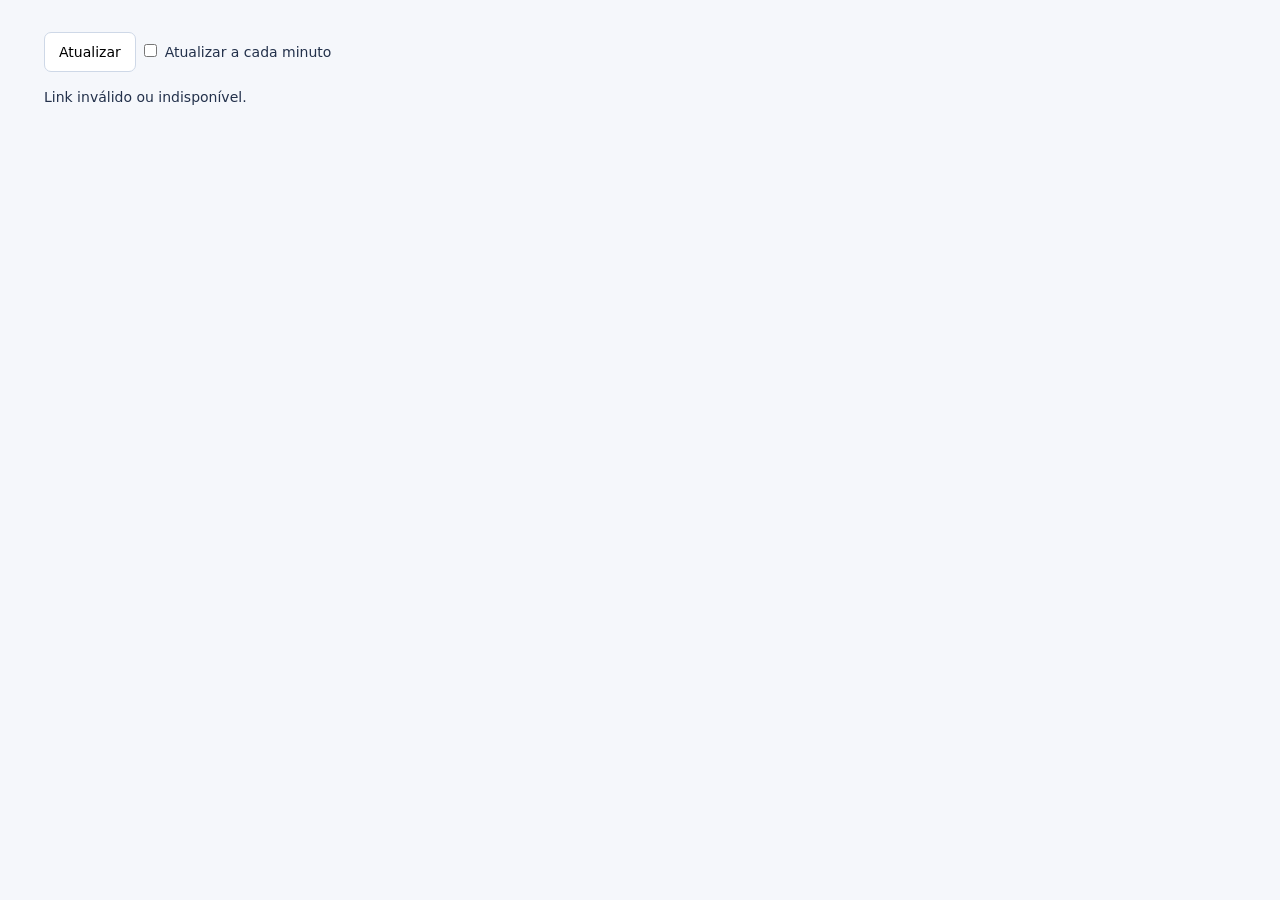
<file: project-share.html>
<!doctype html><html lang="pt-BR"><head><meta charset="utf-8"><meta name="viewport" content="width=device-width,initial-scale=1"><meta name="referrer" content="no-referrer"><title>Acompanhamento do projeto</title><link rel="icon" href="assets/logo.svg"><script src="config.js"></script><script defer src="assets/vendor/supabase-2.118.0.js"></script><script type="module" src="assets/js/project-viewer.js?v=20261023.16"></script></head><body><main><nav class="no-print"><button id="refreshProject">Atualizar</button> <label><input id="autoRefresh" type="checkbox" checked> Atualizar a cada minuto</label></nav><p id="projectStatus" role="status">Carregando projeto...</p><section id="sharedProject"></section></main></body></html>
</file>
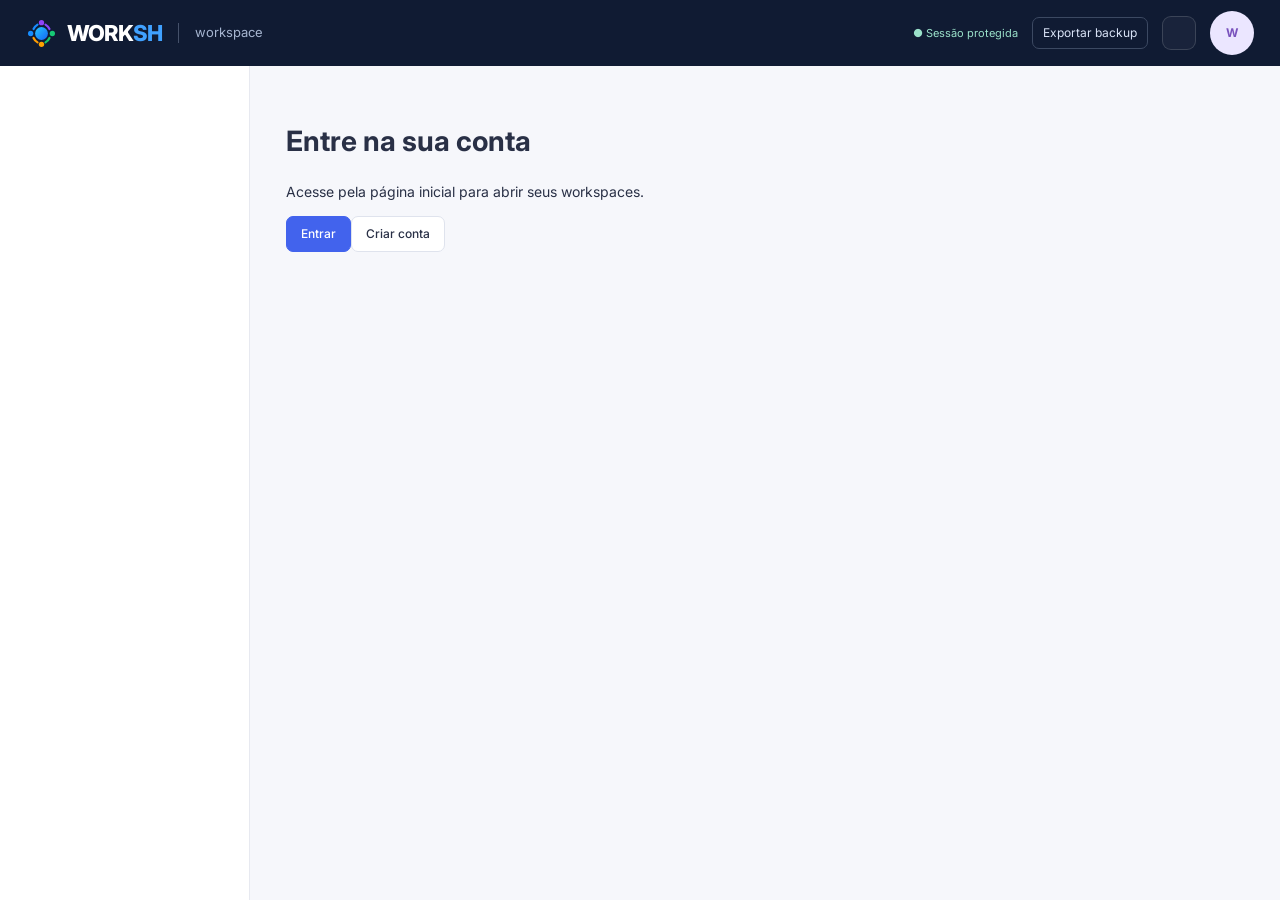
<file: workspace.html>
<!doctype html><html lang="pt-BR"><head><meta charset="utf-8"><meta name="viewport" content="width=device-width,initial-scale=1"><title>Workspace | WORKSH</title><link rel="icon" href="assets/logo.svg"><link rel="stylesheet" href="workspace.css?v=20261024.4"><script src="assets/js/timeline-layout.js?v=20261024.4" defer></script><script src="assets/js/formula-engine.js?v=20261024.4" defer></script><script src="workspace.js?v=20261024.4" defer></script><script src="config.js"></script><script defer src="assets/vendor/supabase-2.118.0.js"></script><script type="module" src="assets/js/app.js?v=20261024.4"></script></head><body>
<header class="app-top"><a class="brand" href="index.html"><img src="assets/logo.svg" alt="">WORK<span>SH</span><small>workspace</small></a><div class="top-right"><span class="local-badge">● Salvo neste navegador</span><button data-action="export" class="top-button">Exportar backup</button><button class="theme-toggle" data-action="toggle-theme" id="themeToggle" aria-label="Ativar tema escuro"></button><button class="profile-button" data-action="edit-profile" id="profileButton" aria-label="Configurar meu perfil"><span class="avatar">W</span></button></div></header>
<div class="shell"><aside id="sidebar" aria-label="Navegação principal"></aside><main id="main" tabindex="-1"></main></div>
<dialog id="editor"><form id="editForm"><div class="dialog-head"><h2 id="dialogTitle"></h2><button type="button" data-action="close" aria-label="Fechar janela" class="icon-button">×</button></div><div id="fields"></div><div class="dialog-foot"><button type="button" data-action="close" class="button">Cancelar</button><button type="submit" class="button primary" id="saveButton">Salvar</button></div></form></dialog><div id="toast" role="status" hidden></div></body></html>
</file>
<file: style.css>
/* 01 — Estilos gerais e componentes existentes (preservados) */
@import url('https://fonts.googleapis.com/css2?family=Inter:wght@400;500;600;700;800&family=Poppins:wght@400;500;600;700;800&display=swap');
:root{--navy:#071329;--navy2:#0c1e3e;--blue:#267afa;--cyan:#1cafff;--purple:#8b5cf6;--green:#18cc7d;--orange:#ff9c09;--text:#0b1832;--muted:#61718b;--line:#e8eef7;--light:#f6f9fe;--radius:22px}*{box-sizing:border-box}html{scroll-behavior:smooth;scroll-padding-top:90px}body{margin:0;background:#fff;color:var(--text);font-family:Inter,Arial,sans-serif;line-height:1.55;-webkit-font-smoothing:antialiased}button,a{font:inherit}button{cursor:pointer}a{text-decoration:none;color:inherit}img{max-width:100%;display:block}button:focus-visible,a:focus-visible{outline:3px solid var(--orange);outline-offset:4px}.container{width:min(1160px,calc(100% - 48px));margin:auto}.skip{position:absolute;left:12px;top:-100px;background:white;padding:12px;z-index:999}.skip:focus{top:12px}.blue{color:#2396ff}.gradient-text{background:linear-gradient(100deg,#2690ff 10%,#8556ff 100%);color:transparent;background-clip:text;-webkit-background-clip:text}.site-header{position:fixed;top:0;width:100%;z-index:100;background:rgba(5,16,36,.86);backdrop-filter:blur(20px);border-bottom:1px solid rgba(255,255,255,.08)}.nav-inner{height:80px;display:flex;align-items:center;justify-content:space-between;gap:28px}.brand{display:inline-flex;align-items:center;gap:10px;font-family:Poppins,sans-serif;letter-spacing:-1.4px;font-size:26px;font-weight:800;color:white;white-space:nowrap}.desktop-nav{display:flex;align-items:center;gap:28px}.desktop-nav a{font-size:13px;color:#cbd7ed;transition:color .2s}.desktop-nav a:hover,.footer a:hover{color:#64b9ff}.nav-actions{display:flex;align-items:center;gap:12px}.btn{border:1px solid transparent;border-radius:12px;padding:12px 20px;display:inline-flex;align-items:center;justify-content:center;gap:12px;font-size:13px;font-weight:700;transition:transform .25s,background .25s,box-shadow .25s;white-space:nowrap}.btn:hover{transform:translateY(-2px)}.btn-primary{color:white;background:linear-gradient(115deg,#188bff,#3454ed);box-shadow:0 10px 25px rgba(26,114,254,.22)}.btn-primary:hover{box-shadow:0 14px 34px rgba(26,114,254,.38)}.btn-outline{background:transparent;color:white;border-color:rgba(175,205,255,.36)}.btn-glass{color:#e9f2ff;background:rgba(255,255,255,.08);border-color:rgba(255,255,255,.22)}.btn-lg{padding:16px 23px;border-radius:14px;font-size:14px}.menu-toggle{display:none;border:0;background:transparent;padding:9px}.menu-toggle span{display:block;background:white;height:2px;width:23px;margin:5px}.mobile-nav{background:#09172f;padding:14px 24px 26px;display:flex;flex-direction:column;gap:18px;color:white}.mobile-nav[hidden]{display:none}.hero{position:relative;min-height:820px;padding:160px 0 30px;background:radial-gradient(ellipse at 79% 35%,#12376f 0%,transparent 38%),linear-gradient(135deg,#050e22,#07162e 56%,#0d2c5b);color:white;overflow:hidden}.hero:before{content:"";position:absolute;inset:0;background-image:radial-gradient(#c5e0ff30 .7px,transparent .7px);background-size:26px 26px;mask-image:linear-gradient(to right,transparent,#000)}.glow{position:absolute;border-radius:50%;filter:blur(10px);pointer-events:none}.g1{width:440px;height:440px;right:-240px;top:-180px;background:#293dce39}.g2{width:220px;height:220px;left:-170px;bottom:80px;background:#7644ee3a}.hero-grid{position:relative;display:grid;grid-template-columns:1fr 1.14fr;align-items:center;gap:42px;min-height:600px}.hero-copy{padding-bottom:55px}.eyebrow,.section-kicker{font-size:11px;font-weight:800;letter-spacing:2.1px;color:#2788f9}.eyebrow{display:inline-flex;align-items:center;gap:10px;color:#9fc7ff;border:1px solid #335582;background:#15325b66;border-radius:50px;padding:9px 15px;letter-spacing:1.4px}.pulse{width:7px;height:7px;border-radius:50%;background:#2cde9f;box-shadow:0 0 0 5px #2cde9f29}.hero h1,.section h2{font-family:Poppins,Arial,sans-serif;line-height:1.14;letter-spacing:-2px}.hero h1{font-size:clamp(39px,4.1vw,62px);margin:28px 0 24px}.hero-copy>p{font-size:16px;max-width:470px;color:#b7c9e4;line-height:1.9}.hero-actions{display:flex;flex-wrap:wrap;gap:12px;margin-top:32px}.hero-proof{display:flex;align-items:center;gap:15px;margin-top:48px;font-size:12px;color:#a6bdd8}.proof-dots{display:flex;padding-left:7px}.proof-dots i{height:20px;width:20px;border:2px solid #07152c;border-radius:50%;margin-left:-7px;background:#2c95ff}.proof-dots i:nth-child(2){background:#965bff}.proof-dots i:nth-child(3){background:#19c879}.proof-dots i:nth-child(4){background:#ffa114}.hero-visual{position:relative;min-width:0;transform:perspective(1300px) rotateY(-7deg) rotateX(3deg);filter:drop-shadow(0 35px 40px rgba(1,4,20,.32))}.dashboard-window{border:1px solid #7285c35c;background:#fff;border-radius:17px;overflow:hidden;box-shadow:0 20px 70px #0006}.window-top{height:34px;background:#12213d;display:flex;align-items:center;justify-content:space-between;color:#b3c2d9;font-size:9px;padding:0 15px}.traffic{display:flex;gap:4px}.traffic b{width:7px;height:7px;background:#ef7292;border-radius:50%}.traffic b:nth-child(2){background:#ffb65d}.traffic b:nth-child(3){background:#43d69a}.dashboard-body{display:flex;min-height:420px;color:var(--text)}.dash-sidebar{background:#f2f6ff;width:155px;padding:18px 10px;border-right:1px solid #e3eaf7;flex-shrink:0}.dash-brand{display:flex;align-items:center;font-weight:800;font-size:12px;margin:0 0 28px 6px}.dash-brand img{width:25px;margin-right:6px}.dash-brand span{color:#238fff}.dash-side-item{font-size:10px;padding:10px 8px;color:#8190a7;display:flex;gap:7px;align-items:center}.dash-side-item.active{color:#1c75f8;background:#e0edff;border-radius:7px;font-weight:800}.dash-main{flex:1;min-width:0;padding:22px 19px}.dash-heading,.board-title{display:flex;justify-content:space-between;align-items:center;gap:8px}.dash-heading small{font-size:8px;letter-spacing:1.2px;color:#8291a8}.dash-heading h3{font-size:19px;letter-spacing:-.6px;margin:5px 0 16px}.dash-avatar{background:#ece0ff;color:#7444d4;border-radius:50%;display:grid;place-items:center;width:26px;height:26px;font-size:11px;font-weight:800}.dash-stats{display:grid;grid-template-columns:repeat(3,1fr);gap:8px}.dash-stats>div{border:1px solid #edf0f7;box-shadow:0 4px 15px #12243d09;border-radius:9px;padding:11px 8px}.dash-stats span,.dash-stats small{display:block;font-size:8px;color:#7d8da5}.dash-stats strong{font-size:22px;display:block;line-height:1.5}.dash-stats small{color:#0ab780}.board-title{font-size:11px;margin:22px 0 10px}.board-title span{font-size:9px;color:#416fbe}.mini-board{display:grid;grid-template-columns:repeat(3,minmax(0,1fr));gap:7px}.mini-col{background:#f4f7fb;padding:7px;border-radius:8px}.mini-col label{font-size:9px;font-weight:800;color:#4a86ef;display:block;margin:0 0 8px}.mini-col:nth-child(2) label{color:#8246eb}.mini-col:nth-child(3) label{color:#0ba76b}.mini-card{background:white;border:1px solid #ebf0f7;border-radius:7px;padding:10px 7px;margin-bottom:7px;box-shadow:0 4px 6px #12243d05;min-height:80px}.mini-card b{font-size:8px;display:block}.mini-card small{font-size:7px;color:#8896ac;display:block;margin:5px 0 9px}.tag,.done{display:inline-block;font-size:7px;font-weight:700;border-radius:5px;padding:4px}.tag.purple{color:#8b50d9;background:#f4edff}.tag.orange{color:#c7780e;background:#fff4de}.done{color:#1aae7e;background:#e2f9f1}.progress{height:5px;background:#e8eef8;border-radius:10px;margin-top:12px}.progress i{display:block;background:#328afb;height:100%;border-radius:10px}.floating{position:absolute;z-index:3;display:flex;gap:10px;align-items:center;background:#fff;color:#223450;border:1px solid #ebf1ff;border-radius:11px;padding:12px 15px;font-size:11px;font-weight:700;box-shadow:0 16px 45px #0004}.f1{right:-16px;top:-37px;color:#8150db}.f2{left:-27px;bottom:-30px}.f2 b{background:#17ca80;color:#fff;padding:4px 7px;border-radius:50%}.scroll-hint{position:relative;display:flex;align-items:center;justify-content:space-between;color:#88aedf;font-size:10px;letter-spacing:2px;padding-top:30px}.trust-strip{background:#f7faff;border-bottom:1px solid #e8edf6}.trust-grid{min-height:100px;display:flex;align-items:center;justify-content:space-between;gap:20px;flex-wrap:wrap}.trust-grid span{font-size:9px;letter-spacing:1px;color:#8290a8;font-weight:800}.trust-grid strong{font-family:Poppins,sans-serif;color:#9aa9c0;font-size:12px;letter-spacing:1px}.section{padding:110px 0}.section-heading{max-width:640px;margin-bottom:45px}.section-heading.centered{text-align:center;margin:0 auto 50px}.section h2{font-size:clamp(34px,4vw,52px);margin:12px 0 20px}.section-heading p{color:#6b7b93;max-width:550px;font-size:15px}.section-heading.centered p{margin:auto}.section-light{background:white}.features-featured{display:grid;grid-template-columns:1.35fr 1fr 1fr;gap:20px}.feature-big,.feature-small{border-radius:23px;padding:31px;min-height:390px;position:relative;overflow:hidden}.dark-card{background:radial-gradient(circle at 85% 85%,#253da3,#0a1630 63%);color:white}.chip{color:#9cbaff;border:1px solid #5064a0;background:#26366770;border-radius:30px;display:inline-block;font-size:9px;font-weight:800;letter-spacing:1px;padding:7px 11px}.feature-big h3{font-family:Poppins,sans-serif;font-size:29px;line-height:1.17;margin:24px 0 14px}.feature-big p{max-width:275px;color:#b3c6ea;font-size:13px}.visual-orbit{position:absolute;width:225px;height:225px;bottom:-65px;right:-30px;border:1px solid #6082ff5e;border-radius:50%;display:grid;place-items:center;background:#1738674d}.visual-orbit img{width:145px;filter:drop-shadow(0 5px 12px #0a1b3677)}.satellite{position:absolute;background:white;color:#23355b;padding:5px 10px;border-radius:20px;font-size:9px;font-weight:800;box-shadow:0 7px 20px #07112644}.s1{top:10px;left:-43px}.s2{top:73px;right:-2px}.s3{bottom:45px;left:-60px}.feature-small{background:#f7f9ff;border:1px solid #ebf0fb}.feature-small h3,.resource-card h3{font-family:Poppins,sans-serif;font-size:19px;margin:22px 0 12px}.feature-small p,.resource-card p{color:#6d7b94;font-size:13px;line-height:1.8}.big-icon,.resource-icon{width:56px;height:56px;border-radius:16px;display:grid;place-items:center;font-size:26px;font-weight:700}.purple-bg{background:#eee6ff;color:#7c4fe1}.green-bg{background:#defbeb;color:#12bd73}.blue-bg{background:#e5f0ff;color:#147dfa}.orange-bg{background:#fff0d3;color:#ec9500}.cyan-bg{background:#dff7ff;color:#00a7d7}.pink-bg{background:#fde9fa;color:#e450b8}.tiny-lines{position:absolute;bottom:33px;left:31px;right:31px;display:grid;gap:9px}.tiny-lines span{height:11px;background:#dfe6f9;border-radius:20px}.tiny-lines span:nth-child(2){width:70%;background:#c6b6f7}.tiny-lines span:nth-child(3){width:45%}.avatars{position:absolute;bottom:38px;display:flex;padding-left:9px}.avatars i{display:grid;place-items:center;width:35px;height:35px;background:#8e78da;color:white;border:3px solid #f7f9ff;border-radius:50%;font-style:normal;font-size:10px;font-weight:700;margin-left:-9px}.avatars i:nth-child(2){background:#ed9a62}.avatars i:nth-child(3){background:#23aeb5}.avatars i:nth-child(4){background:#bdc7da;color:#344864}.section-soft{background:#f5f8fe}.resource-grid{display:grid;grid-template-columns:repeat(3,1fr);gap:18px}.resource-card{padding:28px;border:1px solid #e5ebf4;background:white;border-radius:18px;min-height:245px;transition:transform .3s,box-shadow .3s}.resource-card:hover{transform:translateY(-5px);box-shadow:0 20px 35px #152f6115}.resource-card h3{margin-top:22px;margin-bottom:7px}.feature-disclaimer{font-size:11px;color:#7a8ba5;margin-top:20px}.process{background:white}.steps{display:grid;grid-template-columns:repeat(3,1fr);gap:34px;position:relative}.steps:before{content:"";position:absolute;top:88px;left:17%;right:17%;border-top:2px dashed #d4e2f9}.step{position:relative;text-align:center;padding:20px 20px 0}.step-number{position:absolute;top:3px;right:20px;color:#d9e3f5;font-family:Poppins,sans-serif;font-size:25px;font-weight:800}.step-symbol{position:relative;margin:auto;background:#eaf3ff;color:#1e83ff;width:130px;height:130px;border-radius:36px;display:grid;place-items:center;font-size:48px;border:8px solid #fff;box-shadow:0 15px 32px #173c6e12}.step:nth-child(2) .step-symbol{background:#f0eaff;color:#9259e9}.step:nth-child(3) .step-symbol{background:#dff9ed;color:#0bbd76}.step h3{font-family:Poppins,sans-serif;font-size:18px;margin:25px 0 10px}.step p{color:#73829b;font-size:13px;max-width:260px;margin:auto}.dark-benefits{background:radial-gradient(circle at 95% 10%,#1d3c76,#0a1730 50%);color:#fff}.about-grid{display:grid;grid-template-columns:1fr 1fr;gap:85px;align-items:center}.section-kicker.light{color:#a1c6ff}.about-grid h2{font-size:clamp(32px,3.3vw,47px)}.about-grid h2 .bright{color:#46a5ff}.about-grid p{color:#b0c2db;font-size:14px;line-height:1.95}.text-link{display:inline-flex;gap:12px;margin-top:15px;color:#83bbff;font-size:13px;font-weight:800}.values-grid{display:grid;grid-template-columns:repeat(2,1fr);gap:15px}.values-grid>div{min-height:155px;padding:23px;background:#ffffff0c;border:1px solid #ffffff19;border-radius:19px}.value-icon{display:block;font-size:27px;color:#6ab6ff;margin-bottom:15px}.values-grid b{display:block;font-size:14px}.values-grid small{display:block;color:#91a9c8;margin-top:8px;font-size:11px}.cta-section{background:#f6f9fe}.cta-box{text-align:center;border-radius:32px;padding:78px 24px;background:radial-gradient(circle at top right,#2354b1 0%,transparent 38%),linear-gradient(125deg,#0b1c3c,#101b46);color:white;position:relative;overflow:hidden}.cta-box:before,.cta-box:after{content:"";position:absolute;border-radius:50%;border:1px solid #668ce544;width:300px;height:300px;pointer-events:none}.cta-box:before{left:-180px;top:-140px}.cta-box:after{right:-150px;bottom:-180px}.cta-box h2{font-size:clamp(31px,3.7vw,48px)}.cta-box em{font-style:normal;color:#6cb7ff}.cta-box p{max-width:540px;margin:0 auto 27px;color:#b7c8e6;font-size:14px}.cta-actions{display:flex;justify-content:center;gap:13px;flex-wrap:wrap}.btn-white{background:white;color:#1760c9}.btn-outline-white{border-color:#6e83b1;color:white}.cta-note{display:block;margin-top:24px;font-size:10px;color:#95acd2}.footer{background:#071226;color:#b0bed5}.footer-main{display:flex;justify-content:space-between;gap:40px;padding:60px 0 50px}.footer-main p{font-size:12px;margin-top:12px}.footer-links{display:flex;gap:110px}.footer-links>div{display:flex;flex-direction:column;align-items:flex-start;gap:14px}.footer-links strong{color:white;font-size:13px}.footer-links a,.footer-links button{color:#9bacc6;font-size:12px}.footer-links button{border:0;padding:0;background:transparent;text-align:left}.footer-bottom{display:flex;justify-content:space-between;gap:15px;flex-wrap:wrap;border-top:1px solid #293854;padding:23px 0;font-size:11px}.modal-backdrop{position:fixed;inset:0;z-index:500;background:#020815cb;backdrop-filter:blur(9px);display:grid;place-items:center;padding:20px}.modal-backdrop[hidden]{display:none}.workspace-modal{position:relative;background:#fff;color:#132243;border-radius:28px;padding:42px 36px 36px;max-width:450px;width:100%;text-align:center;box-shadow:0 30px 95px #0005}.workspace-modal>img{margin:auto}.workspace-modal h2{font-family:Poppins,sans-serif;line-height:1.2;font-size:25px;margin:20px 0 12px}.workspace-modal>p{color:#73819a;font-size:14px;line-height:1.7}.modal-close{position:absolute;top:14px;right:18px;border:none;background:#f0f4fb;color:#516582;border-radius:50%;width:33px;height:33px;font-size:24px}.workspace-pending{padding:22px;border:1px solid #e6eef8;background:#f6f9ff;border-radius:17px;margin-top:23px}.workspace-pending>span{color:#328eff;display:block;font-size:26px;margin-bottom:8px}.workspace-pending strong{display:block;font-size:14px}.workspace-pending p{font-size:12px;color:#75839b;margin:7px 0 0}.modal-enter{margin:20px auto 0}.modal-footnote{display:block;color:#a3afbf;font-size:10px;margin-top:25px}body.modal-open{overflow:hidden}.reveal{opacity:0;transform:translateY(22px);transition:opacity .7s ease,transform .7s ease}.reveal.visible{opacity:1;transform:translateY(0)}@media(max-width:1050px){.desktop-nav{gap:16px}.desktop-nav a{font-size:12px}.nav-login{font-size:11px;padding:11px}.hero-grid{grid-template-columns:1fr 1.05fr;gap:18px}.dash-sidebar{width:115px}.dash-main{padding:16px 9px}.hero h1{font-size:44px}.features-featured{grid-template-columns:1fr 1fr}.feature-big{grid-column:span 2}.visual-orbit{right:55px;bottom:-35px}}@media(max-width:800px){.desktop-nav,.nav-login{display:none}.menu-toggle{display:block}.hero{padding-top:145px;min-height:auto}.hero-grid{grid-template-columns:1fr;gap:45px}.hero-copy{padding-bottom:5px}.hero-visual{max-width:600px;margin:20px auto 45px;width:100%;transform:none}.hero h1{font-size:clamp(40px,8vw,62px)}.scroll-hint{padding:10px 0 20px}.trust-grid{justify-content:center;padding:20px 0;text-align:center}.trust-grid span{width:100%}.about-grid{grid-template-columns:1fr;gap:35px}.resource-grid{grid-template-columns:repeat(2,1fr)}.section{padding:80px 0}}@media(max-width:580px){.container{width:min(100% - 32px,1160px)}.brand{font-size:24px}.hero{padding-top:125px}.hero h1{letter-spacing:-1.5px}.hero-copy>p{font-size:14px}.hero-actions{align-items:stretch}.hero-actions .btn{width:100%}.hero-visual{width:calc(100% + 5px)}.dashboard-body{min-height:300px}.dash-sidebar{width:73px;padding:12px 4px}.dash-brand{font-size:9px;margin:0 0 20px}.dash-brand img{width:19px}.dash-side-item{font-size:12px;justify-content:center;padding:9px 0}.dash-side-item span{display:none}.dash-main{padding:12px 7px}.dash-heading h3{font-size:13px}.dash-stats{gap:4px}.dash-stats>div{padding:6px 4px}.dash-stats span,.dash-stats small{font-size:6px}.dash-stats strong{font-size:15px}.board-title{font-size:9px}.mini-board{gap:3px}.mini-col{padding:4px}.mini-col label{font-size:7px}.mini-card{padding:6px 4px;min-height:60px}.mini-card b{font-size:7px}.mini-card small{font-size:6px}.floating{padding:7px;font-size:8px}.f1{top:-25px;right:0}.f2{bottom:-18px;left:0}.features-featured,.resource-grid,.steps{grid-template-columns:1fr}.feature-big{grid-column:auto}.feature-small{min-height:290px}.steps:before{display:none}.section h2{letter-spacing:-1.2px}.section-heading{margin-bottom:32px}.step{padding:12px}.feature-big,.feature-small{padding:26px}.values-grid{gap:10px}.values-grid>div{padding:18px}.footer-main{flex-direction:column}.footer-links{gap:60px}.cta-box{padding:65px 20px}.cta-actions .btn{width:100%}.workspace-modal{padding:42px 20px 28px}}@media(prefers-reduced-motion:reduce){html{scroll-behavior:auto}*,*:before,*:after{animation:none!important;transition:none!important}.reveal{opacity:1;transform:none}}

/* Motion polish: short, compositor-friendly animations. */
.footer-contact{display:inline-flex;align-items:center;gap:10px;margin-top:12px;padding:11px 16px;border:1px solid #284c50;border-radius:12px;background:#0e2a2c;color:#8ee6ba;font-size:13px;transition:background .25s,transform .25s}
.footer-contact:hover{background:#163b39;transform:translateY(-2px)}
.footer-contact svg{width:20px;height:20px;flex-shrink:0}
@media(prefers-reduced-motion:no-preference){
  .reveal{transition:opacity .75s ease,transform .75s cubic-bezier(.2,.65,.3,1)}
  .features-featured>.reveal:nth-child(2),.resource-grid>.reveal:nth-child(3n+2),.steps>.reveal:nth-child(2){transition-delay:.09s}
  .features-featured>.reveal:nth-child(3),.resource-grid>.reveal:nth-child(3n+3),.steps>.reveal:nth-child(3){transition-delay:.18s}
  .hero-copy.visible .gradient-text{background-size:200% 100%;animation:worksh-gradient 4s ease-in-out 1}
  .hero-visual.visible .floating{animation:worksh-float 3.5s ease-in-out 2}
  .hero-visual.visible .f2{animation-delay:.45s}
  .pulse{animation:worksh-pulse 2s ease-out 3}
  .hero-visual.visible .progress i{transform-origin:left;animation:worksh-progress 1.2s cubic-bezier(.2,.65,.3,1) both}
  .workspace-modal{animation:worksh-modal .3s cubic-bezier(.2,.65,.3,1) both}
  .mobile-nav:not([hidden]){animation:worksh-menu .22s ease-out both}
  .btn>span,.resource-icon,.big-icon,.step-symbol{transition:transform .3s ease}
  .btn:hover>span{transform:translateX(3px)}
  .resource-card:hover .resource-icon,.feature-small:hover .big-icon{transform:translateY(-3px) rotate(-5deg)}
  .step:hover .step-symbol{transform:translateY(-5px)}
  .desktop-nav a{position:relative}
  .desktop-nav a:after{content:"";position:absolute;left:0;bottom:-7px;width:100%;height:2px;border-radius:2px;background:#64b9ff;transform:scaleX(0);transform-origin:left;transition:transform .25s ease}
  .desktop-nav a:hover:after,.desktop-nav a:focus-visible:after{transform:scaleX(1)}
}
@keyframes worksh-float{0%,100%{transform:translateY(0)}50%{transform:translateY(-8px)}}
@keyframes worksh-pulse{0%,100%{box-shadow:0 0 0 5px #2cde9f29}50%{box-shadow:0 0 0 9px #2cde9f00}}
@keyframes worksh-gradient{0%,100%{background-position:0% 50%}50%{background-position:100% 50%}}
@keyframes worksh-progress{from{transform:scaleX(0)}to{transform:scaleX(1)}}
@keyframes worksh-modal{from{opacity:0;transform:translateY(12px) scale(.97)}to{opacity:1;transform:none}}
@keyframes worksh-menu{from{opacity:0;transform:translateY(-6px)}to{opacity:1;transform:none}}
/* Layered interactive workspace preview. */
.hero-visual,.hero-visual.visible{transform:none;filter:none;perspective:1400px;padding:20px 6px 0}
.workspace-scene{position:relative;transform-style:preserve-3d;transform:rotateX(var(--rx,5deg)) rotateY(var(--ry,-9deg));transition:transform .45s cubic-bezier(.2,.7,.3,1);margin:58px 0 46px}
.workspace-scene .dashboard-window{box-shadow:12px 16px 0 #102a50,14px 18px 0 #5c83b64d,28px 40px 70px #0007;border-color:#769dcd80}
.workspace-scene .floating{transform:translateZ(65px);font-size:11px;padding:13px 16px;box-shadow:0 20px 35px #020b224d;border:1px solid #dbe7ff}
.workspace-scene .f1{right:0;top:-29px}
.workspace-scene .f2{left:-10px;bottom:-24px}
.hero-visual.visible .workspace-scene .floating{animation:workspace-hover 5s ease-in-out infinite}
.hero-visual.visible .workspace-scene .f2{animation-delay:-2.5s}
.preview-tools{display:flex;align-items:center;justify-content:space-between;gap:10px;color:#9dbfe9;font-size:9px;letter-spacing:1.2px}
.preview-tools>span{display:flex;align-items:center;gap:7px}
.preview-tools i{height:6px;width:6px;border-radius:50%;background:#3de0b1;box-shadow:0 0 12px #3de0b1}
.motion-toggle{border:1px solid #54739a80;background:#12294b;color:#c9dcf7;border-radius:20px;padding:7px 10px;font-size:10px;white-space:nowrap}
.project-insight{position:relative;padding:18px 20px;background:linear-gradient(120deg,#142c51e8,#182848df);border:1px solid #6098df55;border-radius:16px;box-shadow:0 14px 32px #020d262e;min-height:128px}
.insight-label{display:block;color:#62d9c1;letter-spacing:1.6px;font-size:9px;font-weight:800;margin-bottom:6px}
.project-insight strong{font-size:14px;color:#eff6ff;display:block}
.project-insight p{font-size:12px;line-height:1.65;margin:6px 0 0;color:#b8cce7}
.workspace-scene .mini-card{display:block;width:100%;text-align:left;color:var(--text);font-family:inherit;transition:transform .25s,box-shadow .25s,border-color .25s}
.workspace-scene .mini-card:hover{transform:translateY(-5px);box-shadow:0 10px 20px #2475ed26;border-color:#7cb7ff}
.workspace-scene .mini-card[aria-pressed="true"]{border-color:#378af5;background:#edf5ff;box-shadow:0 0 0 1px #378af5}
.workspace-scene .mini-card:focus-visible{outline:3px solid #f59e0b;outline-offset:2px}
.hero-visual.motion-paused .workspace-scene .floating{animation:none}
.hero-visual.motion-paused .workspace-scene{transform:none}
@keyframes workspace-hover{0%,100%{transform:translateZ(65px) translateY(0)}50%{transform:translateZ(65px) translateY(-10px)}}
@media(max-width:1050px) and (min-width:801px){.hero-grid{gap:30px;grid-template-columns:1fr 1.1fr}.preview-tools{letter-spacing:.4px;font-size:8px}.workspace-scene{margin-top:48px}.workspace-scene .floating{font-size:10px;padding:10px}}
@media(max-width:800px){.hero-visual{width:100%;padding:0 8px}.workspace-scene{transform:rotateX(3deg) rotateY(-4deg);margin-top:48px}.project-insight{min-height:120px}}
@media(max-width:580px){.workspace-scene{transform:none}.workspace-scene .f2{left:0}.workspace-scene .floating{font-size:9px;padding:10px}.workspace-scene .mini-card{min-height:76px}.preview-tools{letter-spacing:.3px;font-size:8px}.motion-toggle{font-size:9px}.project-insight{padding:16px}.hero-visual{margin-bottom:20px}.workspace-scene .dashboard-window{box-shadow:5px 8px 0 #102a50,6px 9px 0 #5c83b64d,12px 20px 40px #0005}}
@media(prefers-reduced-motion:reduce){.workspace-scene{transform:none!important}.hero-visual.visible .workspace-scene .floating{animation:none}.workspace-scene .mini-card:hover{transform:none}}
.workspace-scene .mini-card:hover{transform:none}

/* Playful motion without presentation labels or controls. */
.workspace-scene{transition:none;transform:rotateX(var(--rx,4deg)) rotateY(var(--ry,-7deg));margin-top:36px}
.hero-visual.visible .workspace-scene .f1{animation:workspace-drift-one 6s ease-in-out infinite}
.hero-visual.visible .workspace-scene .f2{animation:workspace-drift-two 7.5s ease-in-out infinite;animation-delay:-2s}
.hero-visual.visible .workspace-scene .f2 b{animation:workspace-pop 4.5s ease-in-out infinite}
@keyframes workspace-drift-one{0%,100%{transform:translate3d(0,0,65px) rotate(-2deg)}50%{transform:translate3d(-7px,-14px,80px) rotate(2deg)}}
@keyframes workspace-drift-two{0%,100%{transform:translate3d(0,0,75px) rotate(2deg)}50%{transform:translate3d(8px,-12px,90px) rotate(-2deg)}}
@keyframes workspace-pop{0%,70%,100%{transform:scale(1) rotate(0)}80%{transform:scale(1.12) rotate(-8deg)}90%{transform:scale(.98) rotate(4deg)}}
.hero-visual.preview-offscreen .workspace-scene .floating,.hero-visual.preview-offscreen .workspace-scene .f2 b{animation-play-state:paused}
@media(max-width:580px){.workspace-scene{transform:none}}
@media(prefers-reduced-motion:reduce){.hero-visual.visible .workspace-scene .floating,.hero-visual.visible .workspace-scene .f2 b{animation:none!important}}

/* ===========================================================
   03 · WORKSH — Brand stage (seção Plataforma)
   Logo destacada fora do card, sem anéis decorativos.
   =========================================================== */
#plataforma .features-featured{
  display:grid;
  grid-template-columns:repeat(2,minmax(0,1fr));
  gap:22px;
  align-items:stretch;
}
#plataforma .feature-big{
  grid-column:1 / -1;
  position:relative;
  isolation:isolate;
  display:grid;
  grid-template-columns:minmax(0,1fr) minmax(300px,1.02fr);
  align-items:center;
  min-height:470px;
  margin:30px 22px 32px 0;
  padding:clamp(35px,5vw,66px);
  overflow:visible;
  border-radius:28px;
  background:linear-gradient(118deg,#09162f 6%,#152960 60%,#263e95 100%);
  box-shadow:0 28px 60px rgba(15,38,102,.19);
}
#plataforma .feature-big::before{
  content:"";
  position:absolute;
  inset:0;
  border-radius:inherit;
  background:radial-gradient(circle at 83% 48%,rgba(62,139,255,.22),transparent 45%);
  pointer-events:none;
}
#plataforma .feature-intro{
  position:relative;
  z-index:5;
  max-width:410px;
}
#plataforma .feature-intro h3{
  max-width:410px;
  margin:24px 0 16px;
  font-size:clamp(32px,3.4vw,50px);
  line-height:1.11;
}
#plataforma .feature-intro p{
  max-width:350px;
  color:#c5d6f5;
  line-height:1.85;
  font-size:14px;
}
#plataforma .visual-orbit{
  position:relative;
  z-index:6;
  inset:auto;
  width:min(100%,480px);
  aspect-ratio:1;
  height:auto;
  margin:0 -68px 0 auto;
  display:grid;
  place-items:center;
  overflow:visible;
  border:0;
  border-radius:0;
  background:none;
  box-shadow:none;
  transform:none;
  perspective:none;
}
#plataforma .visual-orbit::before{
  content:"";
  position:absolute;
  inset:12%;
  border-radius:50%;
  background:radial-gradient(circle,rgba(28,139,255,.23),transparent 69%);
  filter:blur(17px);
  z-index:0;
}
#plataforma .visual-orbit::after{
  content:none;
  display:none;
}
#plataforma .worksh-animated-logo{
  position:relative;
  z-index:3;
  width:78%;
  height:auto;
  aspect-ratio:1;
  display:block;
  overflow:visible;
  transform:none;
  filter:drop-shadow(0 8px 3px rgba(4,35,110,.26))
         drop-shadow(0 25px 20px rgba(2,9,37,.36));
}
#plataforma .worksh-labels{
  position:absolute;
  inset:0;
  z-index:4;
  pointer-events:none;
}
#plataforma .worksh-label{
  position:absolute;
  display:inline-flex;
  align-items:center;
  justify-content:center;
  min-width:100px;
  padding:10px 17px;
  border-radius:100px;
  border:1px solid rgba(226,238,255,.95);
  background:rgba(255,255,255,.97);
  box-shadow:0 12px 28px rgba(0,10,43,.22);
  font-size:11px;
  font-weight:800;
  line-height:1.3;
  white-space:nowrap;
}
#plataforma .label-projects{right:2%;top:14%;color:#267afa}
#plataforma .label-people{right:4%;bottom:16%;color:#8850e6}
#plataforma .label-results{left:1%;top:41%;color:#079f64}

#plataforma .feature-small{
  min-height:260px;
  padding:34px;
  background:linear-gradient(132deg,#f9fbff,#eff2ff 65%,#e5ecff);
  border:1px solid #e7edff;
  box-shadow:0 15px 30px rgba(24,44,109,.055);
}
#plataforma .feature-small:nth-child(3){
  background:linear-gradient(132deg,#f9fefe,#edfff7 60%,#dff7f1);
  border-color:#dcf3ea;
}
#plataforma .feature-small h3{
  margin:10px 0 17px;
  max-width:310px;
  font-size:clamp(22px,2.2vw,29px);
}
#plataforma .feature-small p{max-width:355px;line-height:1.85;font-size:14px}

#recursos .resource-card{
  position:relative;
  overflow:hidden;
  min-height:245px;
  padding:33px 29px;
  background:linear-gradient(145deg,#fff,#f1f5ff);
  border-color:#e6edff;
  box-shadow:0 12px 25px rgba(16,45,101,.045);
}
#recursos .resource-card:nth-child(3n+2){
  background:linear-gradient(140deg,#fff,#f5f0ff);
  border-color:#eee8fc;
}
#recursos .resource-card:nth-child(3n+3){
  background:linear-gradient(140deg,#fff,#edfff8);
  border-color:#e4f6ef;
}
#recursos .resource-card::before{
  content:"";
  position:absolute;left:29px;top:25px;
  height:3px;width:42px;border-radius:10px;
  background:linear-gradient(90deg,#238aff,#8559ff);
}
#recursos .resource-card h3{margin-top:27px;font-size:21px}
#recursos .resource-card p{font-size:14px}

/* Animações de qualidade, preservando o círculo perfeito */
@media (prefers-reduced-motion:no-preference){
  #plataforma .worksh-animated-logo{
    animation:worksh-stage-hover 5.8s ease-in-out infinite;
  }
  #plataforma .worksh-label{
    animation:worksh-label-drift 5s ease-in-out infinite;
    transition:background .3s,box-shadow .3s,scale .3s;
    pointer-events:auto;
  }
  #plataforma .label-projects{animation-delay:0s}
  #plataforma .label-people{animation-delay:-1.65s}
  #plataforma .label-results{animation-delay:-3.3s}
  #plataforma .worksh-label:hover{
    animation-play-state:paused;
    scale:1.08;
    background:#fff;
    box-shadow:0 0 22px rgba(99,151,255,.45),0 15px 30px rgba(0,10,43,.22);
  }
  #plataforma .ws-core{
    transform-box:fill-box;transform-origin:center;
    animation:worksh-core-pulse 4s ease-in-out infinite;
  }
  #plataforma .ws-node{
    transform-box:fill-box;transform-origin:center;
    animation:worksh-node-pulse 3.7s ease-in-out infinite;
  }
  #plataforma .ws-top{animation-delay:0s}
  #plataforma .ws-right{animation-delay:-.9s}
  #plataforma .ws-bottom{animation-delay:-1.8s}
  #plataforma .ws-left{animation-delay:-2.7s}
  #plataforma .ws-arc{
    animation:worksh-arc-glow 4.2s ease-in-out infinite;
  }
  #plataforma .ws-purple{animation-delay:-1s}
  #plataforma .ws-green{animation-delay:-2s}
  #plataforma .ws-orange{animation-delay:-3s}
}
@keyframes worksh-stage-hover{
  0%,100%{transform:translateY(0)}
  50%{transform:translateY(-10px)}
}
@keyframes worksh-label-drift{
  0%,100%{translate:0 0}
  50%{translate:0 -9px}
}
@keyframes worksh-core-pulse{
  0%,100%{transform:scale(1);filter:brightness(1)}
  50%{transform:scale(1.045);filter:brightness(1.16)}
}
@keyframes worksh-node-pulse{
  0%,100%{transform:scale(1);filter:brightness(1)}
  50%{transform:scale(1.095);filter:brightness(1.18)}
}
@keyframes worksh-arc-glow{
  0%,100%{opacity:.9;filter:brightness(1)}
  50%{opacity:1;filter:brightness(1.35)}
}

@media(max-width:950px){
  #plataforma .feature-big{
    grid-template-columns:minmax(0,1fr) minmax(220px,.9fr);
    min-height:390px;
    margin-right:12px;
    padding:35px;
  }
  #plataforma .visual-orbit{margin-right:-38px}
  #plataforma .worksh-label{min-width:82px;padding:8px 11px;font-size:10px}
}
@media(max-width:720px){
  #plataforma .feature-big{
    grid-template-columns:1fr;
    margin:0 0 35px;
    padding:32px 25px 22px;
    min-height:unset;
    gap:14px;
  }
  #plataforma .feature-intro{max-width:none}
  #plataforma .visual-orbit{
    width:min(88%,360px);
    justify-self:center;
    margin:5px auto -42px;
  }
  #plataforma .features-featured{grid-template-columns:1fr}
  #plataforma .feature-small{min-height:220px}
}
@media(max-width:420px){
  #plataforma .visual-orbit{width:min(82%,295px)}
  #plataforma .worksh-label{min-width:76px;padding:7px 9px;font-size:9px}
  #plataforma .label-projects{right:-4%;top:14%}
  #plataforma .label-people{right:-4%;bottom:12%}
  #plataforma .label-results{left:-6%;top:41%}
}
@media(prefers-reduced-motion:reduce){
  #plataforma .worksh-animated-logo,
  #plataforma .worksh-label,
  #plataforma .ws-core,
  #plataforma .ws-node,
  #plataforma .ws-arc{
    animation:none!important;
  }
}


/* ============================================================
   WORKSH V3 — CAMADAS DE EXPERIÊNCIA E DESCOBERTA
   Componentes exclusivos, isolados por seção
   ============================================================ */
/* 01 — Plataforma: marca suspensa */
#plataforma .feature-big{overflow:visible!important;isolation:isolate;min-height:410px!important;margin:38px 26px 60px 0!important;padding:48px 7%!important;position:relative;background:linear-gradient(116deg,#08162f,#192c66 70%,#2848b7)!important;box-shadow:0 25px 64px rgba(9,26,68,.15)}
#plataforma .feature-intro{position:relative;z-index:3;max-width:48%}
#plataforma .visual-orbit{position:absolute!important;right:-42px!important;top:50%!important;bottom:auto!important;left:auto!important;width:min(48%,460px)!important;height:auto!important;aspect-ratio:1!important;margin:0!important;transform:translateY(-50%)!important;overflow:visible!important;isolation:isolate;display:grid;place-items:center;background:transparent!important;border:none!important;box-shadow:none!important;filter:none!important}
#plataforma .visual-orbit:before,#plataforma .visual-orbit:after{content:none!important;display:none!important}
#plataforma .worksh-animated-logo{width:85%!important;height:auto!important;aspect-ratio:1!important;overflow:visible;position:relative;z-index:2;transform:none!important;filter:drop-shadow(0 7px 0 #0b389f) drop-shadow(0 16px 13px #05102e88) drop-shadow(0 35px 28px #03092455)!important}
#plataforma .worksh-labels{position:absolute;inset:0;z-index:4;pointer-events:none}
#plataforma .worksh-label{position:absolute!important;min-width:94px!important;padding:9px 13px!important;background:#fff!important;border-radius:999px!important;box-shadow:0 14px 25px #07122a60!important;transform:none!important;animation:ws-v3-chip 5s ease-in-out infinite!important;font-size:11px!important;font-weight:800!important}
#plataforma .label-projects{right:0!important;top:15%!important;left:auto!important;bottom:auto!important;color:#277fff!important}
#plataforma .label-people{right:0!important;bottom:13%!important;top:auto!important;left:auto!important;color:#8754ee!important;animation-delay:-1.8s!important}
#plataforma .label-results{left:0!important;top:46%!important;bottom:auto!important;right:auto!important;color:#089867!important;animation-delay:-3.1s!important}
#plataforma .visual-orbit:hover .worksh-label{animation-play-state:paused!important;filter:brightness(1.05)}
@keyframes ws-v3-chip{0%,100%{translate:0 0}50%{translate:0 -10px}}
/* 02 — Mini produto interativo */
#plataforma .features-featured{overflow:visible}
#plataforma .feature-small{min-height:470px!important;overflow:hidden;border:1px solid #dce8fb;border-radius:28px;padding:29px;background:linear-gradient(145deg,#f9fbff,#eaf1ff)}
#plataforma .feature-small h3{font-size:clamp(20px,2.2vw,26px);line-height:1.18;margin:12px 0}
#plataforma .feature-small p{margin:0 0 18px;line-height:1.65}
.eyeline{font-size:10px;letter-spacing:2px;font-weight:800;color:#366dc7}
.demo-head{display:flex;align-items:center;justify-content:space-between}.demo-dot{width:9px;height:9px;border-radius:50%;background:#17c983;box-shadow:0 0 0 5px #17c98324}
.view-switch{display:flex;gap:4px;border-radius:12px;padding:4px;background:#dce7fa;overflow:auto;max-width:100%}.view-switch button{flex:1;padding:9px 8px;font-size:11px;font-weight:700;color:#50678d;border:0;border-radius:9px;background:transparent;white-space:nowrap}.view-switch button.active{background:#fff;color:#1a65db;box-shadow:0 4px 12px #16356716}
.view-stage{margin-top:13px;background:#fff;min-height:130px;border-radius:14px;padding:12px;box-shadow:inset 0 0 0 1px #e4ebf8;animation:v3-stage .35s ease}
.v3-board{display:grid;grid-template-columns:repeat(3,minmax(0,1fr));gap:6px}.v3-lane{background:#f2f6fd;border-radius:8px;padding:7px;min-height:120px}.v3-lane strong{display:block;font-size:9px;color:#536683}.v3-task{margin-top:8px;padding:8px 5px;background:#fff;border-radius:6px;border-left:3px solid #3289ff;font-size:9px;box-shadow:0 2px 7px #08285a13}.v3-table{width:100%;border-collapse:collapse;font-size:10px}.v3-table td,.v3-table th{padding:9px 4px;text-align:left;border-bottom:1px solid #eef2fa}.v3-timeline{display:grid;gap:12px;padding:10px}.v3-timeline>div{display:grid;grid-template-columns:70px 1fr;gap:9px;align-items:center;font-size:10px}.v3-timeline i{display:block;height:10px;border-radius:10px;background:linear-gradient(90deg,#2697ff,#8a52ff)}.demo-note{display:block;margin-top:15px;color:#7082a1;font-size:10px}
@keyframes v3-stage{from{opacity:.25;transform:translateY(7px)}to{opacity:1;transform:none}}
.feature-collab{background:linear-gradient(140deg,#f3fff9,#e3f7f5)!important}
.team-visual{position:relative;width:min(100%,320px);height:155px;margin:12px auto 0}.team-hub{position:absolute;top:35px;left:calc(50% - 36px);display:grid;place-items:center;width:72px;height:72px;border-radius:20px;background:#fff;box-shadow:0 17px 32px #11664326;z-index:2}.team-hub img{width:48px}.team-node{position:absolute;z-index:2;background:white;color:#1b4960;font-size:10px;font-weight:800;padding:8px 10px;border-radius:10px;box-shadow:0 10px 23px #126c5429}.team-node.n1{left:0;top:8px}.team-node.n2{right:0;top:5px}.team-node.n3{right:28%;bottom:0}.team-line{position:absolute;left:50%;top:50%;height:2px;width:38%;background:linear-gradient(90deg,#21cb8d,#3e7ffa);transform-origin:left;animation:v3-flow 2.5s ease-in-out infinite}.team-line.l1{rotate:-148deg}.team-line.l2{rotate:-28deg;animation-delay:.6s}.team-line.l3{rotate:92deg;animation-delay:1.2s}@keyframes v3-flow{50%{filter:brightness(1.4);opacity:.35}}
/* 03 — Carrossel editorial */
.discover-section{background:linear-gradient(180deg,#f7f9ff,#edf3ff)}.module-shell{border:1px solid #dce6f8;background:#fff;border-radius:30px;padding:24px;box-shadow:0 25px 80px #14346911;overflow:hidden}.module-nav{display:flex;gap:15px;justify-content:flex-end;align-items:center;margin-bottom:15px}.module-nav>span{font-size:11px;color:#7386a2;font-weight:800;letter-spacing:1px}.module-arrow{height:38px;width:38px;border:1px solid #dce6fa;background:#f5f8ff;border-radius:50%;color:#1e5ac8;font-weight:800}.module-arrow:hover{background:#276fff;color:#fff}.module-panel{display:grid;grid-template-columns:1fr 1fr;gap:30px;min-height:330px;align-items:center;animation:v3-stage .4s ease}.module-copy{padding:25px}.module-copy .number{font-size:11px;letter-spacing:2px;color:#328afa;font-weight:800}.module-copy h3{font-family:Poppins, sans-serif;font-size:clamp(27px,3.5vw,43px);line-height:1.16;margin:14px 0}.module-copy p{color:#667895;max-width:450px;line-height:1.8}.module-shot{position:relative;border-radius:24px;background:radial-gradient(circle at 65% 15%,#4163cf,#0a1b43 70%);min-height:290px;padding:26px;display:grid;place-items:center;overflow:hidden}.module-glass{width:85%;border:1px solid #e4f3ff55;border-radius:15px;padding:16px;background:#ffffffee;box-shadow:18px 20px 0 #6d9cf225,0 30px 50px #0003;transform:rotate(-3deg)}.module-glass>strong{color:#152d5b;font-size:13px}.module-bars{display:grid;gap:10px;margin-top:15px}.module-bars i{height:12px;border-radius:20px;background:linear-gradient(90deg,#3389ff,#a66cff);width:var(--w)}.module-dots{display:flex;justify-content:center;gap:9px;margin-top:17px}.module-dots button{height:8px;width:8px;background:#c9d6ed;border:0;border-radius:999px;padding:0;transition:width .2s}.module-dots button.active{width:28px;background:#267efa}
/* 04 — Etapas com cenas vetoriais */
.process .steps{gap:24px}.process .step{border:1px solid #edf2fb;background:linear-gradient(145deg,#fff,#f4f7ff);padding:27px 20px;border-radius:24px;overflow:hidden;min-height:320px;transition:transform .35s,box-shadow .35s}.process .step:hover{transform:translateY(-9px);box-shadow:0 25px 40px #19356018}.process .steps:before{display:none}.process .step-number{top:15px;right:20px;color:#ccd8ef}.step-art{position:relative;width:145px;height:145px;margin:15px auto 10px;border-radius:30px;background:#e6efff}.art-board{display:grid;grid-template-columns:repeat(2,1fr);gap:10px;padding:25px}.art-board span{background:#2787ff;border-radius:10px;box-shadow:4px 6px 0 #70adff55;animation:v3-tile 3.6s ease-in-out infinite}.art-board span:nth-child(2){background:#8952ff;animation-delay:-1s}.art-board span:nth-child(3){background:#19ca84;animation-delay:-2s}.art-board span:nth-child(4){background:#ffa615;animation-delay:-3s}.art-people{background:#f0eaff}.art-people i{position:absolute;width:34px;height:34px;background:#925bff;border-radius:50%;top:27px;left:56px;box-shadow:0 0 0 8px #925bff20}.art-people i:nth-child(2){top:88px;left:22px;background:#1b9bff}.art-people i:nth-child(3){top:88px;left:89px;background:#20d09a}.art-people b{position:absolute;left:50px;top:67px;width:43px;height:2px;background:#9b7fff;rotate:90deg;animation:v3-flow 2s infinite}.art-analytics{display:flex;align-items:end;gap:10px;padding:28px}.art-analytics i{flex:1;background:linear-gradient(#1dd391,#2b8afa);height:25%;border-radius:7px 7px 2px 2px;animation:v3-bars 3s ease-in-out infinite}.art-analytics i:nth-child(2){height:50%;animation-delay:-.4s}.art-analytics i:nth-child(3){height:75%;animation-delay:-.8s}.art-analytics i:nth-child(4){height:100%;animation-delay:-1.2s}@keyframes v3-tile{50%{transform:translateY(-5px)}}@keyframes v3-bars{50%{transform:scaleY(.8);filter:brightness(1.2)}}
@media(max-width:1000px){#plataforma .feature-big{margin-right:14px!important}#plataforma .visual-orbit{right:-30px!important;width:50%!important}}
@media(max-width:760px){#plataforma .feature-big{margin:15px 0 62px!important;padding:34px 27px 20px!important;min-height:570px!important}#plataforma .feature-intro{max-width:100%}#plataforma .visual-orbit{top:auto!important;bottom:-65px!important;right:50%!important;transform:translateX(50%)!important;width:min(88%,360px)!important}#plataforma .features-featured{grid-template-columns:1fr!important}.module-panel{grid-template-columns:1fr}.module-shot{min-height:235px}.process .steps{grid-template-columns:1fr}}
@media(max-width:430px){#plataforma .visual-orbit{width:85%!important}.module-shell{padding:12px}.module-copy{padding:15px}.module-glass{width:95%}}
@media(prefers-reduced-motion:reduce){#plataforma .worksh-label,.team-line,.art-board span,.art-analytics i,.module-panel,.view-stage{animation:none!important}}


/* ================================================================
   WORKSH V3.1 — Composição da plataforma e hierarquia editorial
   Ajustes isolados: card principal e dois painéis de demonstração.
   ================================================================ */
#plataforma .feature-big {
  min-height: 370px !important;
  margin: 36px 60px 66px 0 !important;
  padding: 45px 5.5% !important;
  overflow: visible !important;
  isolation: isolate;
  display: flex;
  align-items: center;
}
#plataforma .feature-intro {
  position: relative;
  z-index: 2;
  width: min(62%, 540px);
  max-width: none;
}
#plataforma .feature-intro h3 {
  font-size: clamp(33px, 3.4vw, 48px);
  line-height: 1.13;
  margin: 0 0 18px;
  max-width: 560px;
}
#plataforma .feature-intro p {
  font-size: clamp(14px, 1.3vw, 16px);
  line-height: 1.85;
  max-width: 430px;
  margin: 0;
}
#plataforma .visual-orbit {
  width: min(50%, 460px) !important;
  right: -78px !important;
  top: 50% !important;
  bottom: auto !important;
  transform: translateY(-50%) !important;
  aspect-ratio: 1 / 1;
  z-index: 5;
  overflow: visible !important;
}
#plataforma .worksh-animated-logo {
  display: block;
  width: 84%;
  height: auto;
  aspect-ratio: 1 / 1;
  overflow: visible;
  filter: drop-shadow(0 8px 0 rgba(12,45,114,.45))
          drop-shadow(0 25px 25px rgba(2,12,48,.30));
}
/* Hierarquia dos painéis — título, descrição e visualização */
#plataforma .feature-demo,
#plataforma .feature-collab {
  padding: clamp(24px, 3.3vw, 36px);
  display: flex;
  flex-direction: column;
  gap: 0;
}
#plataforma .feature-demo h3,
#plataforma .feature-collab h3 {
  max-width: 360px;
  font-size: clamp(21px, 2.1vw, 27px);
  line-height: 1.22;
  letter-spacing: -.65px;
  margin: 14px 0 14px;
  text-wrap: balance;
}
#plataforma .feature-demo > p,
#plataforma .feature-collab > p {
  max-width: 420px;
  font-size: 14px;
  line-height: 1.7;
  margin: 0 0 20px;
  text-wrap: pretty;
}
#plataforma .view-switch { margin-top: 0; }
#plataforma .view-stage { margin-top: 12px; }
#plataforma .demo-note { margin-top: 12px; }
@media (max-width: 900px) {
  #plataforma .feature-big { margin-right: 38px !important; padding: 42px 5% !important; }
  #plataforma .feature-intro { width: 58%; }
  #plataforma .visual-orbit { right: -48px !important; width: 49% !important; }
}
@media (max-width: 760px) {
  #plataforma .feature-big {
    display: flex;
    flex-direction: column;
    align-items: flex-start;
    min-height: 0 !important;
    margin: 20px 28px 108px 0 !important;
    padding: 34px 30px 0 !important;
  }
  #plataforma .feature-intro { width: 100%; }
  #plataforma .feature-intro h3 { font-size: clamp(28px, 7vw, 38px); }
  #plataforma .visual-orbit {
    position: relative !important;
    width: min(84%, 350px) !important;
    right: -30px !important;
    left: auto !important;
    top: auto !important;
    bottom: -65px !important;
    transform: none !important;
    align-self: flex-end;
    margin: -8px 0 0 !important;
  }
}
@media (max-width: 450px) {
  #plataforma .feature-big { margin-right: 18px !important; padding: 30px 22px 0 !important; }
  #plataforma .visual-orbit { width: min(88%, 300px) !important; right: -23px !important; }
}


/* WORKSH V3.2 — carrossel circular em vidro */
.values-grid{display:none}
.values-carousel{position:relative;min-height:440px;display:grid;align-items:center;justify-items:center;padding:28px 14px 86px;isolation:isolate}
.glass-orbit{position:absolute;inset:8% 12% 16%;border-radius:50%;background:radial-gradient(circle at 45% 35%,rgba(255,255,255,.28),rgba(255,255,255,.08) 38%,rgba(81,132,255,.08) 62%,rgba(255,255,255,.03) 72%,transparent 78%);border:1px solid rgba(181,210,255,.18);backdrop-filter:blur(14px);box-shadow:inset 0 1px 0 rgba(255,255,255,.14), 0 28px 65px rgba(0,0,0,.18);filter:drop-shadow(0 18px 40px rgba(14,31,68,.28));z-index:0}
.glass-orbit::before,.glass-orbit::after{content:"";position:absolute;inset:18%;border-radius:50%;border:1px solid rgba(132,184,255,.18)}
.glass-orbit::after{inset:4%;border-color:rgba(132,184,255,.1)}
.carousel-window{position:relative;width:min(100%,390px);height:320px;display:grid;place-items:center;z-index:2}
.value-slide{position:absolute;width:255px;min-height:220px;padding:26px 24px 24px;border-radius:28px;background:linear-gradient(155deg,rgba(255,255,255,.21),rgba(255,255,255,.08));border:1px solid rgba(216,231,255,.18);backdrop-filter:blur(16px);box-shadow:0 18px 60px rgba(2,10,28,.22), inset 0 1px 0 rgba(255,255,255,.18);opacity:0;transform:translateY(20px) scale(.84) rotateY(-10deg);transition:transform .9s cubic-bezier(.22,.61,.36,1), opacity .7s ease, filter .7s ease;filter:blur(3px);pointer-events:none;color:#f2f7ff;overflow:hidden}
.value-slide::before{content:"";position:absolute;inset:-20% auto auto -14%;width:120px;height:120px;border-radius:50%;background:radial-gradient(circle,rgba(91,157,255,.28),transparent 70%)}
.value-slide::after{content:"";position:absolute;right:-18px;bottom:-24px;width:90px;height:90px;border-radius:50%;background:radial-gradient(circle,rgba(150,101,255,.28),transparent 70%)}
.value-slide h3{font-family:Poppins,sans-serif;font-size:26px;line-height:1.1;margin:16px 0 12px;position:relative;z-index:2}
.value-slide p{font-size:13px;line-height:1.8;color:#d3e0f4;position:relative;z-index:2;margin:0}
.value-step{display:inline-flex;align-items:center;justify-content:center;width:40px;height:40px;border-radius:50%;background:rgba(255,255,255,.16);border:1px solid rgba(255,255,255,.22);font-size:11px;font-weight:800;letter-spacing:.08em;position:relative;z-index:2}
.value-symbol{position:relative;z-index:2;width:54px;height:54px;border-radius:50%;margin-top:18px;background:radial-gradient(circle at 30% 30%,#ffffff,#8fd7ff 22%,#4d8cff 48%,#8461ff 78%,#21db81 100%);box-shadow:0 8px 28px rgba(68,127,255,.28)}
.value-slide:nth-child(2) .value-symbol{background:radial-gradient(circle at 30% 30%,#ffffff,#a2f1ff 18%,#6ea4ff 42%,#5b7dff 70%,#90a8ff 100%)}
.value-slide:nth-child(3) .value-symbol{background:radial-gradient(circle at 30% 30%,#ffffff,#80d4ff 20%,#467dff 42%,#8b67ff 72%,#27d98e 100%)}
.value-slide:nth-child(4) .value-symbol{background:radial-gradient(circle at 30% 30%,#ffffff,#ffd37b 18%,#ffb233 38%,#4d8cff 68%,#8461ff 100%)}
.value-slide.is-active{opacity:1;transform:translateY(0) scale(1);filter:none;pointer-events:auto;z-index:3}
.value-slide.is-prev{opacity:.5;transform:translateX(-95px) translateY(20px) scale(.82) rotate(-10deg);z-index:2;filter:blur(.5px)}
.value-slide.is-next{opacity:.5;transform:translateX(95px) translateY(20px) scale(.82) rotate(10deg);z-index:2;filter:blur(.5px)}
.value-slide.is-hidden{opacity:0;transform:translateY(34px) scale(.7);z-index:1}
.value-carousel-controls{position:absolute;left:50%;bottom:10px;transform:translateX(-50%);display:flex;align-items:center;gap:14px;z-index:4}
.value-nav{width:42px;height:42px;border-radius:50%;border:1px solid rgba(255,255,255,.16);background:rgba(255,255,255,.08);backdrop-filter:blur(12px);color:#dce9ff;font-size:20px;font-weight:700;box-shadow:0 12px 24px rgba(0,0,0,.16);transition:transform .25s ease, background .25s ease, border-color .25s ease}
.value-nav:hover{transform:translateY(-2px) scale(1.03);background:rgba(255,255,255,.15);border-color:rgba(255,255,255,.28)}
.value-dots{display:flex;align-items:center;gap:8px}
.value-dots button{width:10px;height:10px;border:0;border-radius:999px;background:rgba(255,255,255,.24);padding:0;transition:width .25s ease, background .25s ease, transform .25s ease}
.value-dots button.active{width:30px;background:#6db5ff;transform:translateY(-1px)}
@media (max-width: 980px){.about-grid{gap:40px}.values-carousel{min-height:400px}.carousel-window{width:min(100%,340px);height:300px}.value-slide{width:235px;min-height:210px}}
@media (max-width: 860px){.about-grid{grid-template-columns:1fr}.values-carousel{margin-top:10px}}
@media (max-width: 580px){.values-carousel{padding:18px 0 82px;min-height:360px}.glass-orbit{inset:12% 10% 18%}.carousel-window{width:min(100%,280px);height:270px}.value-slide{width:210px;min-height:195px;padding:22px 20px 20px}.value-slide h3{font-size:22px}.value-slide p{font-size:12px}.value-slide.is-prev{transform:translateX(-64px) translateY(18px) scale(.8) rotate(-8deg)}.value-slide.is-next{transform:translateX(64px) translateY(18px) scale(.8) rotate(8deg)}}

/* =============================
   WORKSH — seções Plataforma, Processo e Connect
   ============================= */
/* WORKSH V4 — identidade preservada, demonstrações premium */
:root{--v4-navy:#071329;--v4-purple:#8b5cf6;--v4-green:#22c55e;--v4-orange:#f59e0b}
.platform-v4{background:#080f21;color:#f5f8ff;padding:118px 0 95px;overflow:hidden}
.platform-v4 .v4-section-intro{max-width:780px;margin-bottom:50px}
.platform-v4 .v4-section-intro h2{font-size:clamp(40px,5vw,68px);line-height:1.12;margin:17px 0 23px}
.platform-v4 .v4-section-intro p{max-width:560px;color:#afbcd5;font-size:16px;line-height:1.8}
.v4-bento{display:grid;grid-template-columns:1.15fr .85fr;gap:18px}
.v4-tile{position:relative;isolation:isolate;min-height:345px;padding:32px;border:1px solid #ffffff20;border-radius:25px;background:linear-gradient(145deg,#1a2949,#101b32 78%);overflow:hidden;box-shadow:0 20px 50px #01061138;transition:border-color .3s,box-shadow .3s,translate .3s}
.v4-tile:hover{translate:0 -4px;border-color:#ffffff51;box-shadow:0 24px 55px #0008}
.v4-tile:before{content:'';position:absolute;width:270px;height:270px;border-radius:50%;right:-95px;top:-105px;z-index:-1;filter:blur(30px);opacity:.17;background:#536dff;pointer-events:none}
.v4-tile-fields:before{background:#1ee2b4}.v4-tile-flow:before{background:#f59e0b}.v4-tile-views:before{background:#9360fc}
.v4-tile-meta{display:flex;justify-content:space-between;gap:8px;align-items:center;color:#8197bf;letter-spacing:1.4px;font-size:9px;font-weight:800}
.v4-kicker{color:#8cb6ff}.v4-tile-fields .v4-kicker{color:#6de4b5}.v4-tile-flow .v4-kicker{color:#ffc172}.v4-tile-views .v4-kicker{color:#b6a1ff}
.v4-tile h3{font-family:Poppins,Arial,sans-serif;font-size:clamp(24px,2.6vw,34px);line-height:1.17;letter-spacing:-1px;margin:28px 0 12px;color:#fff}
.v4-tile p{max-width:420px;font-size:13px;line-height:1.8;color:#b4c2dd;margin:0 0 23px}
.v4-workspace-chips{display:flex;gap:8px;flex-wrap:wrap}.v4-workspace-chips button{border:1px solid #ffffff25;color:#eff6ff;border-radius:12px;background:#ffffff0c;padding:12px 14px;font-size:11px;font-weight:700;transition:background .3s,transform .3s}.v4-workspace-chips button small{display:block;font-size:9px;color:#a5b6d5;margin-top:4px}.v4-workspace-chips button.active,.v4-workspace-chips button:hover{background:#4468cc5e;transform:translateY(-2px)}.v4-insight{color:#a5caff;font-size:11px;min-height:17px;margin-top:13px}
.v4-field-stack{border:1px solid #ffffff1f;border-radius:13px;overflow:hidden;background:#ffffff09}.v4-field-stack>div,.v4-field-stack>button{display:flex;align-items:center;justify-content:space-between;padding:11px 14px;min-height:37px;border-bottom:1px solid #ffffff18;font-size:11px;color:#d7e4f7}.v4-field-stack>button{width:100%;border:0;background:none;color:#98f2ca;font-weight:700;cursor:pointer}.v4-status{color:#ffd38b;background:#f5a31118;padding:4px 9px;border-radius:8px;font-weight:600;font-size:10px}.v4-meter{height:5px;width:100px;background:#ffffff20;border-radius:5px;overflow:hidden}.v4-meter i{display:block;height:100%;width:70%;border-radius:5px;background:linear-gradient(90deg,#6d9bff,#57edc2)}.v4-field-stack [hidden]{display:none}
.v4-drag-board{display:grid;grid-template-columns:1fr 1fr;gap:12px}.v4-drag-lane{border:1px dashed #9fb1d255;border-radius:12px;padding:12px;min-height:107px}.v4-drag-lane strong{display:block;font-size:11px;margin-bottom:12px}.v4-draggable{display:flex;align-items:center;justify-content:space-between;width:100%;padding:11px;border:none;border-radius:8px;background:#eeeaff;color:#24375d;font-size:11px;cursor:grab}.v4-drag-lane.drop-target{border-color:#40df9a;background:#11d69c15}.v4-empty{font-size:10px;color:#8195b4}.v4-demo-note{display:block;margin-top:10px;color:#8496b7;font-size:10px}
.v4-view-tabs{display:flex;gap:6px;margin-bottom:10px}.v4-view-tabs button{border:0;border-radius:8px;padding:9px 14px;color:#b5c6ea;background:#ffffff0a;font-size:10px;cursor:pointer}.v4-view-tabs button.active{background:#dce5ff;color:#315ed5;font-weight:800}.v4-stage{background:#f8faff;border-radius:12px;padding:12px;min-height:110px;color:#203355;animation:v4stageIn .35s ease both}.v4-stage .v3-board{gap:6px}.v4-stage .v3-lane{padding:6px}.v4-stage .v3-task{font-size:9px}.v4-stage .v3-table{font-size:10px}.v4-stage .v3-timeline{font-size:10px}
.v4-disclaimer{font-size:11px;color:#8a9fbe;margin:18px 0 0}
@keyframes v4stageIn{from{opacity:.5;transform:translateY(7px)}to{opacity:1;transform:none}}
.v4-process{background:#f9fbff}.v4-process-rail{display:grid;grid-template-columns:repeat(3,1fr);gap:17px;position:relative}.v4-process-step{position:relative;border:1px solid #e5ebf9;background:white;border-radius:23px;padding:29px 28px 32px;min-height:300px;box-shadow:0 16px 36px #1428530a}.v4-step-no{position:absolute;right:22px;top:20px;color:#d5def1;font-weight:800;font-size:28px}.v4-process-step h3{font-family:Poppins,sans-serif;color:#111e38;font-size:19px;margin:18px 0 9px}.v4-process-step p{color:#6a7c96;font-size:13px;line-height:1.8;max-width:280px}.v4-scene{height:127px;display:flex;align-items:center;justify-content:center;gap:9px;position:relative}.v4-scene-grid{display:grid;grid-template-columns:repeat(2,43px);grid-template-rows:repeat(2,43px)}.v4-scene-grid i{display:block;border-radius:12px;background:#2d88ff;box-shadow:0 6px 0 #1e54a530;animation:v4blocks 4s ease-in-out infinite}.v4-scene-grid i:nth-child(2){background:#8b5cf6;animation-delay:-.8s}.v4-scene-grid i:nth-child(3){background:#1ac585;animation-delay:-1.6s}.v4-scene-grid i:nth-child(4){background:#ffa512;animation-delay:-2.4s}
.v4-scene-connect i{position:relative;z-index:2;width:38px;height:38px;border:8px solid #dfefff;border-radius:50%;background:#8b5cf6;box-shadow:0 0 0 1px #7e6df544;animation:v4pop 3s ease-in-out infinite}.v4-scene-connect i:nth-child(2){background:#3295ff;animation-delay:-1s}.v4-scene-connect i:nth-child(3){background:#16c787;animation-delay:-2s}.v4-scene-connect span{position:absolute;z-index:1;width:145px;height:2px;background:linear-gradient(90deg,#229dff,#8c65f8,#1cc88e);animation:v4shine 3s ease-in-out infinite}.v4-scene-connect span:last-child{width:100px;transform:rotate(-17deg)}
.v4-scene-bars{align-items:end;padding-bottom:15px}.v4-scene-bars i{width:25px;height:35px;border-radius:8px 8px 2px 2px;background:linear-gradient(#31e9ac,#278fff);animation:v4bars 3s ease-in-out infinite}.v4-scene-bars i:nth-child(2){height:65px;animation-delay:-.5s}.v4-scene-bars i:nth-child(3){height:92px;animation-delay:-1s}.v4-scene-bars i:nth-child(4){height:50px;animation-delay:-1.5s}
@keyframes v4blocks{50%{transform:translateY(-7px)}}@keyframes v4pop{50%{transform:scale(1.14)}}@keyframes v4shine{50%{filter:brightness(1.8)}}@keyframes v4bars{50%{height:100px}}
.v4-connect{background:radial-gradient(circle at 22% 45%,#283974 0,transparent 40%),#0d172d;color:#f5f9ff;padding:115px 0}.v4-connect-grid{display:grid;grid-template-columns:1fr 1.12fr;gap:9%;align-items:center}.v4-connect-copy h2{font-size:clamp(35px,4.5vw,58px);line-height:1.17;margin:20px 0 27px;color:#fff}.v4-connect-copy p{font-size:16px;line-height:1.85;color:#afbed8}.v4-pills{display:flex;gap:10px;flex-wrap:wrap;margin:23px 0}.v4-pills span{padding:10px 14px;border:1px solid #a6b9ee30;border-radius:40px;font-size:11px;color:#dae5fa}.v4-connect-copy small{color:#859ab7;font-size:11px}.v4-connect-visual{min-height:420px;display:grid;place-items:center}.v4-connect-halo{position:relative;width:min(100%,385px);aspect-ratio:1;border-radius:50%;border:1px dashed #6f92ff45;display:grid;place-items:center;animation:v4halopulse 9s ease-in-out infinite}.v4-connect-halo:before{content:'';position:absolute;inset:16%;border:1px solid #7193ff21;border-radius:50%}.v4-connect-core{display:grid;place-items:center;width:165px;aspect-ratio:1;border-radius:50%;background:radial-gradient(circle,#536cc365,#273c8825);box-shadow:0 0 60px #637aff25}.v4-connect-core img{width:120px}.v4-connector{display:grid;place-items:center;position:absolute;width:58px;height:58px;border-radius:16px;border:1px solid #91b4ff48;background:linear-gradient(155deg,#283f67bb,#192641dd);font-weight:800;color:#d5e7ff;box-shadow:0 16px 30px #0004;animation:v4tagfloat 5s ease-in-out infinite}.v4-connector.c1{top:-25px;left:41%}.v4-connector.c2{top:25%;right:-22px;animation-delay:-1s}.v4-connector.c3{bottom:0;right:6%;animation-delay:-2s}.v4-connector.c4{bottom:15%;left:-19px;animation-delay:-3s}.v4-connector.c5{top:12%;left:0;animation-delay:-4s}@keyframes v4tagfloat{50%{transform:translateY(-12px)}}@keyframes v4halopulse{50%{box-shadow:0 0 70px #5088ff18}}
/* glass carousel: only active item visually prominent */
.values-carousel .value-slide:not(.is-active){opacity:.2;filter:blur(2px)}.values-carousel .value-slide.is-active{opacity:1;filter:none}.values-carousel .glass-orbit{opacity:.65}
/* brand and palette balance */
.trust-strip{background:#f8f9ff}.v4-tile-workspaces .v4-workspace-chips button:nth-child(2){border-color:#26ce9b33}.v4-tile-workspaces .v4-workspace-chips button:nth-child(3){border-color:#ffaf3b3d}
@media(max-width:1000px){.v4-bento{grid-template-columns:1fr 1fr}.v4-tile{min-height:355px;padding:25px}.v4-process-rail{gap:12px}.v4-process-step{padding:25px 20px}.v4-connect-grid{gap:4%}}
@media(max-width:760px){.v4-bento,.v4-process-rail,.v4-connect-grid{grid-template-columns:1fr}.platform-v4{padding:80px 0}.v4-tile{min-height:auto}.v4-connect{padding:75px 0}.v4-connect-visual{min-height:330px;order:2}.v4-connect-halo{width:min(85vw,320px)}.v4-connector{width:48px;height:48px;font-size:11px}.v4-process-rail{gap:15px}.v4-process-step{min-height:280px}}
@media(prefers-reduced-motion:reduce){.v4-process-step *, .v4-connect-halo,.v4-connector,.v4-stage,.v4-tile{animation:none!important;transition:none!important}}

/* WORKSH V4.2 — Correções de composição e movimento */
.module-shell{--module-accent:#3B82F6;transition:border-color .4s;border-color:color-mix(in srgb,var(--module-accent),#d5dff1 65%)}
.module-copy .number{color:var(--module-accent)}
.module-dots button.active{background:var(--module-accent)}
.module-shot{min-height:300px;background:radial-gradient(circle at 70% 10%,color-mix(in srgb,var(--module-accent),#192646 45%),#111e3a 80%);display:grid;place-items:center;overflow:hidden;padding:24px}
.ws-demo-shell{background:#f5f8fd;color:#1d2b4b;border-radius:17px;width:min(100%,390px);min-height:230px;overflow:hidden;box-shadow:0 20px 40px #0004;transform:none}
.ws-demo-header{font-size:12px;font-weight:800;padding:14px 18px;background:#e4ebf6;white-space:nowrap}
.ws-demo-grid{padding:24px;display:grid;grid-template-columns:repeat(2,minmax(0,1fr));gap:10px}
.ws-demo-grid span{border-left:4px solid var(--module-accent);padding:13px 5px;background:#fff;border-radius:9px;text-align:center;font-size:12px;font-weight:700}
.ws-demo-board{display:grid;grid-template-columns:repeat(3,minmax(0,1fr));gap:7px;padding:13px}
.ws-demo-board>div{background:#e8eef9;padding:8px 5px;border-radius:9px;min-width:0}
.ws-demo-board b,.ws-demo-board em{display:block;font-size:10px;overflow-wrap:anywhere}
.ws-demo-board em{font-style:normal;background:white;border-left:3px solid var(--module-accent);padding:10px 5px;margin:8px 0;border-radius:5px}
.ws-demo-chart{padding:22px}.ws-demo-chart small{color:var(--module-accent);font-weight:bold}
.ws-demo-chart p{font-size:11px;margin:15px 0;display:flex;justify-content:space-between;gap:8px}
.ws-demo-chart i{height:12px;border-radius:12px;background:var(--module-accent)}
.ws-demo-data{display:grid;grid-template-columns:1fr 1fr;gap:8px;padding:20px}
.ws-demo-data b,.ws-demo-data span{padding:9px;border-radius:6px;background:white;font-size:11px}
.ws-demo-data strong{grid-column:span 2;font-size:12px;color:var(--module-accent)}
.ws-demo-reports{height:180px;padding:18px;display:flex;gap:14px;align-items:end}
.ws-demo-reports span{flex:1;background:linear-gradient(0deg,var(--module-accent),#b8dffc);border-radius:8px 8px 0 0}
.ws-demo-connect{padding:21px;display:grid;grid-template-columns:1fr 1fr;gap:10px;text-align:center}
.ws-demo-connect span{font-size:11px;background:white;padding:10px 5px;border-radius:10px}
.ws-demo-connect img{width:70px;justify-self:center}
.module-control{display:flex;justify-content:center;padding:9px 0 2px}
.module-control button{border:1px solid #d4e0f4;color:#54647d;background:white;border-radius:99px;padding:8px 16px;font-size:11px;font-weight:700}
.v4-scene-grid{display:grid!important;grid-template-columns:repeat(2,42px)!important;grid-template-rows:repeat(2,42px)!important;place-content:center!important;min-height:127px!important;visibility:visible!important;opacity:1!important}
.v4-scene-grid i{display:block!important;width:42px;height:42px;opacity:1!important;visibility:visible!important}
.v4-connect-core{width:200px}.v4-connect-core img{width:155px;aspect-ratio:1;object-fit:contain;animation:worksh-connect-float 5s ease-in-out infinite}
@keyframes worksh-connect-float{50%{transform:translateY(-10px) scale(1.04);filter:drop-shadow(0 12px 18px #5a87ff77)}}
.value-slide:nth-child(1) .value-symbol{background:radial-gradient(circle at 30% 25%,white,#3B82F6 53%,#1c4eac)}
.value-slide:nth-child(2) .value-symbol{background:radial-gradient(circle at 30% 25%,white,#8B5CF6 53%,#5733b4)}
.value-slide:nth-child(3) .value-symbol{background:radial-gradient(circle at 30% 25%,white,#22C55E 53%,#09793a)}
.value-slide:nth-child(4) .value-symbol{background:radial-gradient(circle at 30% 25%,white,#F59E0B 53%,#ae5a08)}
@media(max-width:580px){.module-shot{min-height:245px;padding:12px}.ws-demo-shell{min-height:210px}.v4-connect-core{width:150px}.v4-connect-core img{width:110px}}
@media(prefers-reduced-motion:reduce){.v4-connect-core img{animation:none!important}}


/* WORKSH V4.3 — refino da logo no WORKSH Connect */
.v4-connect-visual{overflow:visible}
.v4-connect-halo{overflow:visible}
.v4-connect-halo:after{content:'';position:absolute;inset:29%;border-radius:50%;background:radial-gradient(circle,rgba(120,165,255,.16) 0,rgba(102,144,255,.07) 48%,transparent 72%);filter:blur(8px);pointer-events:none}
.v4-connect-core{
  position:relative;
  width:214px;
  aspect-ratio:1;
  border-radius:50%;
  display:grid;
  place-items:center;
  background:radial-gradient(circle at 35% 28%, rgba(255,255,255,.28), rgba(99,144,255,.14) 34%, rgba(46,76,168,.16) 64%, rgba(11,20,44,0) 78%);
  box-shadow:
    0 28px 55px rgba(7,15,34,.42),
    0 0 85px rgba(88,122,255,.18),
    inset 0 1px 0 rgba(255,255,255,.18);
  overflow:visible;
  isolation:isolate;
  transform:translateY(-6px);
}
.v4-connect-core::before{
  content:'';
  position:absolute;
  inset:-16px;
  border-radius:50%;
  background:radial-gradient(circle, rgba(90,132,255,.12), rgba(90,132,255,.05) 52%, transparent 72%);
  filter:blur(6px);
  z-index:-2;
}
.v4-connect-core::after{
  content:'';
  position:absolute;
  width:128%;
  height:36%;
  left:50%;
  bottom:-18px;
  transform:translateX(-50%);
  border-radius:50%;
  background:radial-gradient(ellipse, rgba(14,23,46,.62) 0, rgba(14,23,46,.24) 48%, transparent 74%);
  filter:blur(10px);
  z-index:-3;
}
.v4-connect-core img{
  width:172px;
  max-width:none;
  aspect-ratio:1;
  object-fit:contain;
  display:block;
  filter:drop-shadow(0 16px 18px rgba(10,20,38,.32));
  transform:translateY(-4px) scale(1.03);
  animation:worksh-connect-float-3d 5.8s cubic-bezier(.45,.05,.55,.95) infinite;
}
@keyframes worksh-connect-float-3d{
  0%,100%{transform:translateY(-4px) scale(1.03) rotate(0deg)}
  25%{transform:translateY(-11px) scale(1.055) rotate(-1.2deg)}
  50%{transform:translateY(-6px) scale(1.07) rotate(0deg)}
  75%{transform:translateY(-13px) scale(1.05) rotate(1.2deg)}
}
@media(max-width:760px){
  .v4-connect-core{width:184px;transform:translateY(-2px)}
  .v4-connect-core img{width:148px}
}
@media(max-width:580px){
  .v4-connect-core{width:164px}
  .v4-connect-core img{width:132px}
}
@media(prefers-reduced-motion:reduce){
  .v4-connect-core img{animation:none!important;transform:translateY(-4px) scale(1.03)}
}


/* WORKSH V4.4 — ajuste de distribuição dos cards da plataforma */
.v4-bento{grid-template-columns:repeat(2,minmax(0,1fr));gap:22px;align-items:stretch}
.v4-tile{display:flex;flex-direction:column;justify-content:flex-start;min-height:318px;padding:30px 28px 22px}
.v4-tile-meta{margin-bottom:10px}
.v4-tile h3{margin:8px 0 12px;max-width:14ch}
.v4-tile p{max-width:46ch;margin:0 0 18px}
.v4-tile-workspaces h3{color:#8cb6ff}
.v4-tile-fields h3{color:#6de4b5}
.v4-tile-flow h3{color:#ffc172}
.v4-tile-views h3{color:#b6a1ff}
.v4-workspace-chips,.v4-field-stack,.v4-drag-board,.v4-view-tabs{margin-top:auto}
.v4-insight,.v4-demo-note{margin-top:12px}
.v4-field-stack{margin-bottom:0}
.v4-stage{margin-top:10px;min-height:118px}
.v4-drag-board{margin-bottom:0}
.v4-workspace-chips button{flex:1 1 120px;min-height:58px;text-align:left}
.v4-field-stack>div,.v4-field-stack>button{min-height:42px}
.v4-view-tabs button{min-width:64px}
@media(max-width:1000px){.v4-bento{gap:18px}.v4-tile{padding:26px 22px 20px}}
@media(max-width:760px){.v4-bento{grid-template-columns:1fr}.v4-tile h3{max-width:none}}


/* WORKSH V4.5 — CONNECT: somente marca flutuante, sem discos ou anéis */
.v4-connect-halo{
  border:0 !important;
  border-radius:0 !important;
  background:none !important;
  box-shadow:none !important;
}
.v4-connect-halo::before,
.v4-connect-halo::after,
.v4-connect-core::before,
.v4-connect-core::after{content:none !important;display:none !important;}
.v4-connect-core{
  width:clamp(210px,27vw,280px);
  border:0 !important;
  border-radius:0 !important;
  background:transparent !important;
  box-shadow:none !important;
  filter:none !important;
  transform:none;
  overflow:visible;
}
.v4-connect-core img{
  width:100%;height:auto;max-width:none;aspect-ratio:1;
  object-fit:contain;
  filter:drop-shadow(0 15px 17px rgba(0,0,0,.32)) drop-shadow(0 4px 1px rgba(15,41,119,.25));
  animation:worksh-connect-float-3d 5.8s ease-in-out infinite;
}
@media(max-width:760px){.v4-connect-core{width:clamp(160px,49vw,230px);}}
@media(prefers-reduced-motion:reduce){.v4-connect-core img{animation:none!important;}}


/* WORKSH V4.6 — Connect: símbolo livre, sem formas circulares impostas */
.v4-connect-visual,.v4-connect-halo,.v4-connect-core{overflow:visible !important;clip-path:none !important;mask:none !important}
.v4-connect-halo{width:min(100%,465px);height:auto;aspect-ratio:1;position:relative;border:0!important;border-radius:0!important;background:transparent!important;box-shadow:none!important;animation:none!important}
.v4-connect-halo::before,.v4-connect-halo::after,.v4-connect-core::before,.v4-connect-core::after{display:none!important;content:none!important}
.v4-connect-core{width:min(72%,335px);height:auto;aspect-ratio:1;position:relative;z-index:3;display:grid;place-items:center;border:0!important;border-radius:0!important;background:transparent!important;box-shadow:none!important;filter:none!important;transform:none!important}
.v4-connect-core .connect-brand-mark{display:block;width:100%;height:100%;max-width:100%;overflow:visible;aspect-ratio:1;object-fit:contain;filter:drop-shadow(0 16px 15px rgba(0,0,0,.33));animation:connect-mark-float 5.5s ease-in-out infinite}
.v4-connect-core .connect-node,.v4-connect-core .connect-core-ball{transform-box:fill-box;transform-origin:center;animation:connect-node-breathe 3.7s ease-in-out infinite}
.v4-connect-core .connect-node:nth-of-type(2){animation-delay:-.6s}
.v4-connect-core .connect-node:nth-of-type(3){animation-delay:-1.2s}
.v4-connect-core .connect-node:nth-of-type(4){animation-delay:-1.8s}
.v4-connect-core .connect-arc{animation:connect-arc-glow 4s ease-in-out infinite}
.v4-connect-core .connect-arc:nth-of-type(2){animation-delay:-1s}
.v4-connect-core .connect-arc:nth-of-type(3){animation-delay:-2s}
.v4-connect-core .connect-arc:nth-of-type(4){animation-delay:-3s}
@keyframes connect-mark-float{0%,100%{transform:translateY(0) scale(1)}50%{transform:translateY(-12px) scale(1.035)}}
@keyframes connect-node-breathe{0%,100%{transform:scale(1);filter:brightness(1)}50%{transform:scale(1.07);filter:brightness(1.15)}}
@keyframes connect-arc-glow{0%,100%{filter:brightness(1)}50%{filter:brightness(1.3)}}
@media(max-width:760px){.v4-connect-halo{width:min(83vw,380px)}.v4-connect-core{width:68%}}
@media(prefers-reduced-motion:reduce){.v4-connect-core .connect-brand-mark,.v4-connect-core .connect-node,.v4-connect-core .connect-core-ball,.v4-connect-core .connect-arc{animation:none!important}}

/* Workspace sign-in */
.workspace-modal{max-height:calc(100dvh - 40px);overflow-y:auto}
.login-form{text-align:left;margin-top:26px;display:grid;gap:10px}
.login-form label{font-size:12px;font-weight:700;color:#344563;margin-top:6px}
.login-form input{box-sizing:border-box;width:100%;min-width:0;border:1px solid #dce4f0;border-radius:12px;background:#f7f9fd;padding:14px 15px;font:inherit;font-size:16px;color:#132243;transition:border-color .2s,box-shadow .2s}
.login-form input:focus{outline:none;border-color:#3388ff;box-shadow:0 0 0 3px #3388ff20;background:#fff}
.login-form input::placeholder{color:#8896ad;font-size:13px}
.login-password{position:relative}
.login-password input{padding-right:82px}
.login-password button{position:absolute;right:8px;top:50%;transform:translateY(-50%);border:0;background:transparent;color:#256ddd;font-size:12px;font-weight:700;padding:10px}
.login-submit{width:100%;margin-top:14px}
.login-status{font-size:12px;line-height:1.6;color:#496181;background:#eff5ff;border-radius:10px;padding:12px;margin:2px 0 0}
.login-status[hidden]{display:none}
.remember-login{display:flex!important;align-items:center;gap:10px;font-size:13px!important;cursor:pointer}.login-form .remember-login input{flex:0 0 17px;width:17px!important;height:17px!important;padding:0;margin:0;accent-color:#2787ff}.login-form .login-save-help{font-size:12px;line-height:1.5;color:#8fa4c4;margin:0 0 8px}
</file>
<file: Site/style.css>
@import url('https://fonts.googleapis.com/css2?family=Inter:wght@400;500;600;700;800&family=Poppins:wght@400;500;600;700;800&display=swap');
:root{--navy:#071329;--navy2:#0c1e3e;--blue:#267afa;--cyan:#1cafff;--purple:#8b5cf6;--green:#18cc7d;--orange:#ff9c09;--text:#0b1832;--muted:#61718b;--line:#e8eef7;--light:#f6f9fe;--radius:22px}*{box-sizing:border-box}html{scroll-behavior:smooth;scroll-padding-top:90px}body{margin:0;background:#fff;color:var(--text);font-family:Inter,Arial,sans-serif;line-height:1.55;-webkit-font-smoothing:antialiased}button,a{font:inherit}button{cursor:pointer}a{text-decoration:none;color:inherit}img{max-width:100%;display:block}button:focus-visible,a:focus-visible{outline:3px solid var(--orange);outline-offset:4px}.container{width:min(1160px,calc(100% - 48px));margin:auto}.skip{position:absolute;left:12px;top:-100px;background:white;padding:12px;z-index:999}.skip:focus{top:12px}.blue{color:#2396ff}.gradient-text{background:linear-gradient(100deg,#2690ff 10%,#8556ff 100%);color:transparent;background-clip:text;-webkit-background-clip:text}.site-header{position:fixed;top:0;width:100%;z-index:100;background:rgba(5,16,36,.86);backdrop-filter:blur(20px);border-bottom:1px solid rgba(255,255,255,.08)}.nav-inner{height:80px;display:flex;align-items:center;justify-content:space-between;gap:28px}.brand{display:inline-flex;align-items:center;gap:10px;font-family:Poppins,sans-serif;letter-spacing:-1.4px;font-size:26px;font-weight:800;color:white;white-space:nowrap}.desktop-nav{display:flex;align-items:center;gap:28px}.desktop-nav a{font-size:13px;color:#cbd7ed;transition:color .2s}.desktop-nav a:hover,.footer a:hover{color:#64b9ff}.nav-actions{display:flex;align-items:center;gap:12px}.btn{border:1px solid transparent;border-radius:12px;padding:12px 20px;display:inline-flex;align-items:center;justify-content:center;gap:12px;font-size:13px;font-weight:700;transition:transform .25s,background .25s,box-shadow .25s;white-space:nowrap}.btn:hover{transform:translateY(-2px)}.btn-primary{color:white;background:linear-gradient(115deg,#188bff,#3454ed);box-shadow:0 10px 25px rgba(26,114,254,.22)}.btn-primary:hover{box-shadow:0 14px 34px rgba(26,114,254,.38)}.btn-outline{background:transparent;color:white;border-color:rgba(175,205,255,.36)}.btn-glass{color:#e9f2ff;background:rgba(255,255,255,.08);border-color:rgba(255,255,255,.22)}.btn-lg{padding:16px 23px;border-radius:14px;font-size:14px}.menu-toggle{display:none;border:0;background:transparent;padding:9px}.menu-toggle span{display:block;background:white;height:2px;width:23px;margin:5px}.mobile-nav{background:#09172f;padding:14px 24px 26px;display:flex;flex-direction:column;gap:18px;color:white}.mobile-nav[hidden]{display:none}.hero{position:relative;min-height:820px;padding:160px 0 30px;background:radial-gradient(ellipse at 79% 35%,#12376f 0%,transparent 38%),linear-gradient(135deg,#050e22,#07162e 56%,#0d2c5b);color:white;overflow:hidden}.hero:before{content:"";position:absolute;inset:0;background-image:radial-gradient(#c5e0ff30 .7px,transparent .7px);background-size:26px 26px;mask-image:linear-gradient(to right,transparent,#000)}.glow{position:absolute;border-radius:50%;filter:blur(10px);pointer-events:none}.g1{width:440px;height:440px;right:-240px;top:-180px;background:#293dce39}.g2{width:220px;height:220px;left:-170px;bottom:80px;background:#7644ee3a}.hero-grid{position:relative;display:grid;grid-template-columns:1fr 1.14fr;align-items:center;gap:42px;min-height:600px}.hero-copy{padding-bottom:55px}.eyebrow,.section-kicker{font-size:11px;font-weight:800;letter-spacing:2.1px;color:#2788f9}.eyebrow{display:inline-flex;align-items:center;gap:10px;color:#9fc7ff;border:1px solid #335582;background:#15325b66;border-radius:50px;padding:9px 15px;letter-spacing:1.4px}.pulse{width:7px;height:7px;border-radius:50%;background:#2cde9f;box-shadow:0 0 0 5px #2cde9f29}.hero h1,.section h2{font-family:Poppins,Arial,sans-serif;line-height:1.14;letter-spacing:-2px}.hero h1{font-size:clamp(39px,4.1vw,62px);margin:28px 0 24px}.hero-copy>p{font-size:16px;max-width:470px;color:#b7c9e4;line-height:1.9}.hero-actions{display:flex;flex-wrap:wrap;gap:12px;margin-top:32px}.hero-proof{display:flex;align-items:center;gap:15px;margin-top:48px;font-size:12px;color:#a6bdd8}.proof-dots{display:flex;padding-left:7px}.proof-dots i{height:20px;width:20px;border:2px solid #07152c;border-radius:50%;margin-left:-7px;background:#2c95ff}.proof-dots i:nth-child(2){background:#965bff}.proof-dots i:nth-child(3){background:#19c879}.proof-dots i:nth-child(4){background:#ffa114}.hero-visual{position:relative;min-width:0;transform:perspective(1300px) rotateY(-7deg) rotateX(3deg);filter:drop-shadow(0 35px 40px rgba(1,4,20,.32))}.dashboard-window{border:1px solid #7285c35c;background:#fff;border-radius:17px;overflow:hidden;box-shadow:0 20px 70px #0006}.window-top{height:34px;background:#12213d;display:flex;align-items:center;justify-content:space-between;color:#b3c2d9;font-size:9px;padding:0 15px}.traffic{display:flex;gap:4px}.traffic b{width:7px;height:7px;background:#ef7292;border-radius:50%}.traffic b:nth-child(2){background:#ffb65d}.traffic b:nth-child(3){background:#43d69a}.dashboard-body{display:flex;min-height:420px;color:var(--text)}.dash-sidebar{background:#f2f6ff;width:155px;padding:18px 10px;border-right:1px solid #e3eaf7;flex-shrink:0}.dash-brand{display:flex;align-items:center;font-weight:800;font-size:12px;margin:0 0 28px 6px}.dash-brand img{width:25px;margin-right:6px}.dash-brand span{color:#238fff}.dash-side-item{font-size:10px;padding:10px 8px;color:#8190a7;display:flex;gap:7px;align-items:center}.dash-side-item.active{color:#1c75f8;background:#e0edff;border-radius:7px;font-weight:800}.dash-main{flex:1;min-width:0;padding:22px 19px}.dash-heading,.board-title{display:flex;justify-content:space-between;align-items:center;gap:8px}.dash-heading small{font-size:8px;letter-spacing:1.2px;color:#8291a8}.dash-heading h3{font-size:19px;letter-spacing:-.6px;margin:5px 0 16px}.dash-avatar{background:#ece0ff;color:#7444d4;border-radius:50%;display:grid;place-items:center;width:26px;height:26px;font-size:11px;font-weight:800}.dash-stats{display:grid;grid-template-columns:repeat(3,1fr);gap:8px}.dash-stats>div{border:1px solid #edf0f7;box-shadow:0 4px 15px #12243d09;border-radius:9px;padding:11px 8px}.dash-stats span,.dash-stats small{display:block;font-size:8px;color:#7d8da5}.dash-stats strong{font-size:22px;display:block;line-height:1.5}.dash-stats small{color:#0ab780}.board-title{font-size:11px;margin:22px 0 10px}.board-title span{font-size:9px;color:#416fbe}.mini-board{display:grid;grid-template-columns:repeat(3,minmax(0,1fr));gap:7px}.mini-col{background:#f4f7fb;padding:7px;border-radius:8px}.mini-col label{font-size:9px;font-weight:800;color:#4a86ef;display:block;margin:0 0 8px}.mini-col:nth-child(2) label{color:#8246eb}.mini-col:nth-child(3) label{color:#0ba76b}.mini-card{background:white;border:1px solid #ebf0f7;border-radius:7px;padding:10px 7px;margin-bottom:7px;box-shadow:0 4px 6px #12243d05;min-height:80px}.mini-card b{font-size:8px;display:block}.mini-card small{font-size:7px;color:#8896ac;display:block;margin:5px 0 9px}.tag,.done{display:inline-block;font-size:7px;font-weight:700;border-radius:5px;padding:4px}.tag.purple{color:#8b50d9;background:#f4edff}.tag.orange{color:#c7780e;background:#fff4de}.done{color:#1aae7e;background:#e2f9f1}.progress{height:5px;background:#e8eef8;border-radius:10px;margin-top:12px}.progress i{display:block;background:#328afb;height:100%;border-radius:10px}.floating{position:absolute;z-index:3;display:flex;gap:10px;align-items:center;background:#fff;color:#223450;border:1px solid #ebf1ff;border-radius:11px;padding:12px 15px;font-size:11px;font-weight:700;box-shadow:0 16px 45px #0004}.f1{right:-16px;top:-37px;color:#8150db}.f2{left:-27px;bottom:-30px}.f2 b{background:#17ca80;color:#fff;padding:4px 7px;border-radius:50%}.scroll-hint{position:relative;display:flex;align-items:center;justify-content:space-between;color:#88aedf;font-size:10px;letter-spacing:2px;padding-top:30px}.trust-strip{background:#f7faff;border-bottom:1px solid #e8edf6}.trust-grid{min-height:100px;display:flex;align-items:center;justify-content:space-between;gap:20px;flex-wrap:wrap}.trust-grid span{font-size:9px;letter-spacing:1px;color:#8290a8;font-weight:800}.trust-grid strong{font-family:Poppins,sans-serif;color:#9aa9c0;font-size:12px;letter-spacing:1px}.section{padding:110px 0}.section-heading{max-width:640px;margin-bottom:45px}.section-heading.centered{text-align:center;margin:0 auto 50px}.section h2{font-size:clamp(34px,4vw,52px);margin:12px 0 20px}.section-heading p{color:#6b7b93;max-width:550px;font-size:15px}.section-heading.centered p{margin:auto}.section-light{background:white}.features-featured{display:grid;grid-template-columns:1.35fr 1fr 1fr;gap:20px}.feature-big,.feature-small{border-radius:23px;padding:31px;min-height:390px;position:relative;overflow:hidden}.dark-card{background:radial-gradient(circle at 85% 85%,#253da3,#0a1630 63%);color:white}.chip{color:#9cbaff;border:1px solid #5064a0;background:#26366770;border-radius:30px;display:inline-block;font-size:9px;font-weight:800;letter-spacing:1px;padding:7px 11px}.feature-big h3{font-family:Poppins,sans-serif;font-size:29px;line-height:1.17;margin:24px 0 14px}.feature-big p{max-width:275px;color:#b3c6ea;font-size:13px}.visual-orbit{position:absolute;width:225px;height:225px;bottom:-65px;right:-30px;border:1px solid #6082ff5e;border-radius:50%;display:grid;place-items:center;background:#1738674d}.visual-orbit img{width:145px;filter:drop-shadow(0 5px 12px #0a1b3677)}.satellite{position:absolute;background:white;color:#23355b;padding:5px 10px;border-radius:20px;font-size:9px;font-weight:800;box-shadow:0 7px 20px #07112644}.s1{top:10px;left:-43px}.s2{top:73px;right:-2px}.s3{bottom:45px;left:-60px}.feature-small{background:#f7f9ff;border:1px solid #ebf0fb}.feature-small h3,.resource-card h3{font-family:Poppins,sans-serif;font-size:19px;margin:22px 0 12px}.feature-small p,.resource-card p{color:#6d7b94;font-size:13px;line-height:1.8}.big-icon,.resource-icon{width:56px;height:56px;border-radius:16px;display:grid;place-items:center;font-size:26px;font-weight:700}.purple-bg{background:#eee6ff;color:#7c4fe1}.green-bg{background:#defbeb;color:#12bd73}.blue-bg{background:#e5f0ff;color:#147dfa}.orange-bg{background:#fff0d3;color:#ec9500}.cyan-bg{background:#dff7ff;color:#00a7d7}.pink-bg{background:#fde9fa;color:#e450b8}.tiny-lines{position:absolute;bottom:33px;left:31px;right:31px;display:grid;gap:9px}.tiny-lines span{height:11px;background:#dfe6f9;border-radius:20px}.tiny-lines span:nth-child(2){width:70%;background:#c6b6f7}.tiny-lines span:nth-child(3){width:45%}.avatars{position:absolute;bottom:38px;display:flex;padding-left:9px}.avatars i{display:grid;place-items:center;width:35px;height:35px;background:#8e78da;color:white;border:3px solid #f7f9ff;border-radius:50%;font-style:normal;font-size:10px;font-weight:700;margin-left:-9px}.avatars i:nth-child(2){background:#ed9a62}.avatars i:nth-child(3){background:#23aeb5}.avatars i:nth-child(4){background:#bdc7da;color:#344864}.section-soft{background:#f5f8fe}.resource-grid{display:grid;grid-template-columns:repeat(3,1fr);gap:18px}.resource-card{padding:28px;border:1px solid #e5ebf4;background:white;border-radius:18px;min-height:245px;transition:transform .3s,box-shadow .3s}.resource-card:hover{transform:translateY(-5px);box-shadow:0 20px 35px #152f6115}.resource-card h3{margin-top:22px;margin-bottom:7px}.feature-disclaimer{font-size:11px;color:#7a8ba5;margin-top:20px}.process{background:white}.steps{display:grid;grid-template-columns:repeat(3,1fr);gap:34px;position:relative}.steps:before{content:"";position:absolute;top:88px;left:17%;right:17%;border-top:2px dashed #d4e2f9}.step{position:relative;text-align:center;padding:20px 20px 0}.step-number{position:absolute;top:3px;right:20px;color:#d9e3f5;font-family:Poppins,sans-serif;font-size:25px;font-weight:800}.step-symbol{position:relative;margin:auto;background:#eaf3ff;color:#1e83ff;width:130px;height:130px;border-radius:36px;display:grid;place-items:center;font-size:48px;border:8px solid #fff;box-shadow:0 15px 32px #173c6e12}.step:nth-child(2) .step-symbol{background:#f0eaff;color:#9259e9}.step:nth-child(3) .step-symbol{background:#dff9ed;color:#0bbd76}.step h3{font-family:Poppins,sans-serif;font-size:18px;margin:25px 0 10px}.step p{color:#73829b;font-size:13px;max-width:260px;margin:auto}.dark-benefits{background:radial-gradient(circle at 95% 10%,#1d3c76,#0a1730 50%);color:#fff}.about-grid{display:grid;grid-template-columns:1fr 1fr;gap:85px;align-items:center}.section-kicker.light{color:#a1c6ff}.about-grid h2{font-size:clamp(32px,3.3vw,47px)}.about-grid h2 .bright{color:#46a5ff}.about-grid p{color:#b0c2db;font-size:14px;line-height:1.95}.text-link{display:inline-flex;gap:12px;margin-top:15px;color:#83bbff;font-size:13px;font-weight:800}.values-grid{display:grid;grid-template-columns:repeat(2,1fr);gap:15px}.values-grid>div{min-height:155px;padding:23px;background:#ffffff0c;border:1px solid #ffffff19;border-radius:19px}.value-icon{display:block;font-size:27px;color:#6ab6ff;margin-bottom:15px}.values-grid b{display:block;font-size:14px}.values-grid small{display:block;color:#91a9c8;margin-top:8px;font-size:11px}.cta-section{background:#f6f9fe}.cta-box{text-align:center;border-radius:32px;padding:78px 24px;background:radial-gradient(circle at top right,#2354b1 0%,transparent 38%),linear-gradient(125deg,#0b1c3c,#101b46);color:white;position:relative;overflow:hidden}.cta-box:before,.cta-box:after{content:"";position:absolute;border-radius:50%;border:1px solid #668ce544;width:300px;height:300px;pointer-events:none}.cta-box:before{left:-180px;top:-140px}.cta-box:after{right:-150px;bottom:-180px}.cta-box h2{font-size:clamp(31px,3.7vw,48px)}.cta-box em{font-style:normal;color:#6cb7ff}.cta-box p{max-width:540px;margin:0 auto 27px;color:#b7c8e6;font-size:14px}.cta-actions{display:flex;justify-content:center;gap:13px;flex-wrap:wrap}.btn-white{background:white;color:#1760c9}.btn-outline-white{border-color:#6e83b1;color:white}.cta-note{display:block;margin-top:24px;font-size:10px;color:#95acd2}.footer{background:#071226;color:#b0bed5}.footer-main{display:flex;justify-content:space-between;gap:40px;padding:60px 0 50px}.footer-main p{font-size:12px;margin-top:12px}.footer-links{display:flex;gap:110px}.footer-links>div{display:flex;flex-direction:column;align-items:flex-start;gap:14px}.footer-links strong{color:white;font-size:13px}.footer-links a,.footer-links button{color:#9bacc6;font-size:12px}.footer-links button{border:0;padding:0;background:transparent;text-align:left}.footer-bottom{display:flex;justify-content:space-between;gap:15px;flex-wrap:wrap;border-top:1px solid #293854;padding:23px 0;font-size:11px}.modal-backdrop{position:fixed;inset:0;z-index:500;background:#020815cb;backdrop-filter:blur(9px);display:grid;place-items:center;padding:20px}.modal-backdrop[hidden]{display:none}.workspace-modal{position:relative;background:#fff;color:#132243;border-radius:28px;padding:42px 36px 36px;max-width:450px;width:100%;text-align:center;box-shadow:0 30px 95px #0005}.workspace-modal>img{margin:auto}.workspace-modal h2{font-family:Poppins,sans-serif;line-height:1.2;font-size:25px;margin:20px 0 12px}.workspace-modal>p{color:#73819a;font-size:14px;line-height:1.7}.modal-close{position:absolute;top:14px;right:18px;border:none;background:#f0f4fb;color:#516582;border-radius:50%;width:33px;height:33px;font-size:24px}.workspace-pending{padding:22px;border:1px solid #e6eef8;background:#f6f9ff;border-radius:17px;margin-top:23px}.workspace-pending>span{color:#328eff;display:block;font-size:26px;margin-bottom:8px}.workspace-pending strong{display:block;font-size:14px}.workspace-pending p{font-size:12px;color:#75839b;margin:7px 0 0}.modal-enter{margin:20px auto 0}.modal-footnote{display:block;color:#a3afbf;font-size:10px;margin-top:25px}body.modal-open{overflow:hidden}.reveal{opacity:0;transform:translateY(22px);transition:opacity .7s ease,transform .7s ease}.reveal.visible{opacity:1;transform:translateY(0)}@media(max-width:1050px){.desktop-nav{gap:16px}.desktop-nav a{font-size:12px}.nav-login{font-size:11px;padding:11px}.hero-grid{grid-template-columns:1fr 1.05fr;gap:18px}.dash-sidebar{width:115px}.dash-main{padding:16px 9px}.hero h1{font-size:44px}.features-featured{grid-template-columns:1fr 1fr}.feature-big{grid-column:span 2}.visual-orbit{right:55px;bottom:-35px}}@media(max-width:800px){.desktop-nav,.nav-login{display:none}.menu-toggle{display:block}.hero{padding-top:145px;min-height:auto}.hero-grid{grid-template-columns:1fr;gap:45px}.hero-copy{padding-bottom:5px}.hero-visual{max-width:600px;margin:20px auto 45px;width:100%;transform:none}.hero h1{font-size:clamp(40px,8vw,62px)}.scroll-hint{padding:10px 0 20px}.trust-grid{justify-content:center;padding:20px 0;text-align:center}.trust-grid span{width:100%}.about-grid{grid-template-columns:1fr;gap:35px}.resource-grid{grid-template-columns:repeat(2,1fr)}.section{padding:80px 0}}@media(max-width:580px){.container{width:min(100% - 32px,1160px)}.brand{font-size:24px}.hero{padding-top:125px}.hero h1{letter-spacing:-1.5px}.hero-copy>p{font-size:14px}.hero-actions{align-items:stretch}.hero-actions .btn{width:100%}.hero-visual{width:calc(100% + 5px)}.dashboard-body{min-height:300px}.dash-sidebar{width:73px;padding:12px 4px}.dash-brand{font-size:9px;margin:0 0 20px}.dash-brand img{width:19px}.dash-side-item{font-size:12px;justify-content:center;padding:9px 0}.dash-side-item span{display:none}.dash-main{padding:12px 7px}.dash-heading h3{font-size:13px}.dash-stats{gap:4px}.dash-stats>div{padding:6px 4px}.dash-stats span,.dash-stats small{font-size:6px}.dash-stats strong{font-size:15px}.board-title{font-size:9px}.mini-board{gap:3px}.mini-col{padding:4px}.mini-col label{font-size:7px}.mini-card{padding:6px 4px;min-height:60px}.mini-card b{font-size:7px}.mini-card small{font-size:6px}.floating{padding:7px;font-size:8px}.f1{top:-25px;right:0}.f2{bottom:-18px;left:0}.features-featured,.resource-grid,.steps{grid-template-columns:1fr}.feature-big{grid-column:auto}.feature-small{min-height:290px}.steps:before{display:none}.section h2{letter-spacing:-1.2px}.section-heading{margin-bottom:32px}.step{padding:12px}.feature-big,.feature-small{padding:26px}.values-grid{gap:10px}.values-grid>div{padding:18px}.footer-main{flex-direction:column}.footer-links{gap:60px}.cta-box{padding:65px 20px}.cta-actions .btn{width:100%}.workspace-modal{padding:42px 20px 28px}}@media(prefers-reduced-motion:reduce){html{scroll-behavior:auto}*,*:before,*:after{animation:none!important;transition:none!important}.reveal{opacity:1;transform:none}}
</file>
<file: workspace.css>
@import url('https://fonts.googleapis.com/css2?family=Inter:wght@400;500;600;700;800&display=swap');
:root{--ink:#293046;--muted:#7a8194;--line:#e7e9f0;--blue:#4263ed;--bg:#f6f7fb}*{box-sizing:border-box}body{margin:0;font:14px/1.5 Inter,system-ui,sans-serif;color:var(--ink);background:var(--bg)}button,input,select,textarea{font:inherit}button,a,input,select,textarea{outline-offset:3px}button{cursor:pointer;color:inherit}button:focus-visible,a:focus-visible{outline:3px solid #9b8bfa}a{color:inherit;text-decoration:none}button:disabled{opacity:.5;cursor:not-allowed}.app-top{height:66px;background:#101b33;color:white;display:flex;align-items:center;justify-content:space-between;padding:0 26px;gap:18px}.brand{display:flex;align-items:center;font-size:22px;font-weight:800;letter-spacing:-1px}.brand img{width:31px;margin-right:10px}.brand>span{color:#40a1ff}.brand small{font-weight:400;font-size:13px;letter-spacing:0;border-left:1px solid #45516a;margin-left:16px;padding-left:16px;color:#a6b5d0}.top-right{display:flex;align-items:center;gap:20px}.local-badge{font-size:11px;color:#9ae1ca}.top-button{border:1px solid #3c4962;border-radius:7px;background:transparent;color:#d9e3f6;padding:6px 10px;font-size:12px}.avatar{display:inline-flex;align-items:center;justify-content:center;border-radius:50%;height:30px;width:30px;flex-shrink:0;background:#ebe6ff;color:#7952bd;font-size:12px;font-weight:700}.shell{display:grid;grid-template-columns:250px minmax(0,1fr);min-height:calc(100vh - 66px)}aside{background:#fff;border-right:1px solid var(--line);padding:24px 16px;display:flex;flex-direction:column;gap:5px}.nav-button{display:flex;align-items:center;gap:10px;width:100%;border:0;background:none;border-radius:7px;padding:10px 12px;text-align:left;color:#606880;font-size:13px}.nav-button:hover{background:#f2f4fa}.nav-button.active{background:#eaf0ff;color:#3658da;font-weight:600}.nav-icon{font-size:17px;width:20px;text-align:center}.nav-section{display:flex;justify-content:space-between;align-items:center;margin:26px 10px 10px;font-size:10px;letter-spacing:1.4px;color:#9399aa;font-weight:700}.icon-button{border:0;background:none;font-size:22px;line-height:1;padding:5px;color:#737e94;border-radius:5px}.workspace-select{width:100%;padding:10px;border:1px solid var(--line);border-radius:8px;background:white;font-weight:600;margin-bottom:10px}.board-dot{height:9px;width:9px;background:#8964e8;border-radius:3px;margin:0 5px}.sidebar-bottom{margin-top:auto;padding-top:35px}.sidebar-note{font-size:11px;color:#8a92a4;padding:12px;line-height:1.7}main{padding:35px 36px 60px;min-width:0}.breadcrumb{font-size:12px;color:#8b93a5;margin-bottom:19px}.page-head{display:flex;justify-content:space-between;align-items:center;gap:15px;margin-bottom:24px}.page-head h1{font-size:27px;letter-spacing:-.8px;margin:0 0 5px}.page-head p{margin:0;color:var(--muted);font-size:13px}.button{border:1px solid #dfe3ed;border-radius:7px;padding:8px 14px;background:white;font-size:12px;font-weight:500;display:inline-flex;align-items:center;justify-content:center;gap:7px}.button:hover{background:#f1f3fa}.button.primary{background:var(--blue);color:white;border-color:var(--blue)}.button.primary:hover{background:#3450d0}.button.danger{color:#c64661;border-color:#f0d3db}.actions{display:flex;align-items:center;gap:8px;flex-wrap:wrap}.welcome{background:linear-gradient(115deg,#eaefff,#f2eaff);border:1px solid #e0e6f9;border-radius:14px;padding:28px 32px;display:flex;align-items:center;justify-content:space-between;gap:20px}.welcome h2{font-size:22px;margin:0 0 8px;letter-spacing:-.5px}.welcome p{color:#73809a;margin:0;max-width:550px;font-size:13px}.welcome img{width:88px;filter:drop-shadow(0 12px 13px #6c7bd43d)}.metrics{display:grid;grid-template-columns:repeat(4,1fr);gap:16px;margin:22px 0 30px}.metric{background:white;border:1px solid var(--line);border-radius:11px;padding:20px}.metric small{color:var(--muted);font-size:12px}.metric strong{display:block;font-size:29px;line-height:1.7}.bar{height:4px;border-radius:4px;background:#eeeef6}.bar span{height:100%;display:block;background:#9971ee;border-radius:4px}.section-title{display:flex;justify-content:space-between;align-items:center;margin:27px 0 14px}.section-title h2{font-size:16px;margin:0}.board-grid{display:grid;grid-template-columns:repeat(auto-fill,minmax(235px,1fr));gap:16px}.board-card{background:white;border:1px solid var(--line);border-radius:12px;padding:22px;text-align:left;transition:box-shadow .2s,transform .2s}.board-card:hover{box-shadow:0 8px 23px #253e6a0e;transform:translateY(-2px)}.board-symbol{display:grid;place-items:center;background:#f0eaff;color:#9567de;width:38px;height:38px;border-radius:9px;font-size:20px;margin-bottom:18px}.board-card h3{margin:0;font-size:15px}.board-card p{font-size:12px;color:var(--muted);min-height:18px}.board-card footer{border-top:1px solid var(--line);padding-top:13px;font-size:11px;color:#9299ab;display:flex;justify-content:space-between}.empty{padding:45px 20px;text-align:center;border:1px dashed #d8ddeb;border-radius:12px;color:var(--muted);background:#ffffff80}.empty h3{color:#56627b;margin:0 0 8px;font-size:16px}.empty p{font-size:13px;margin:0 0 15px}.tabs{display:flex;gap:24px;border-bottom:1px solid #dfe4ef;margin-bottom:20px}.tab{border:0;background:none;padding:10px 1px;font-size:13px;color:#788298;border-bottom:3px solid transparent}.tab.active{border-color:var(--blue);color:var(--blue);font-weight:600}.toolbar{display:flex;gap:10px;align-items:center;margin-bottom:24px;flex-wrap:wrap}.toolbar input{min-width:160px;flex:1;max-width:300px}.toolbar select{max-width:170px}input,select,textarea{border:1px solid #dfe3ed;border-radius:7px;background:white;padding:9px 11px;color:var(--ink)}input::placeholder,textarea::placeholder{color:#a0a7b7}textarea{resize:vertical;min-height:90px}.group{margin-bottom:28px}.group-head{display:flex;align-items:center;gap:10px;margin:0 0 10px}.group-head h2{font-size:17px;margin:0;color:#8462d8}.group-head span{font-size:11px;color:var(--muted)}.group-head .actions{margin-left:auto}.table-wrap{overflow:auto;border:1px solid var(--line);border-left:4px solid #9671e8;border-radius:9px;background:white}table{width:100%;border-collapse:collapse;font-size:12px;min-width:800px}th{background:#f9fafc;color:#9399a8;font-weight:500;text-align:left;padding:11px 14px;border-bottom:1px solid var(--line);white-space:nowrap}td{padding:11px 14px;border-bottom:1px solid #eef0f5;max-width:300px}tr:last-child td{border-bottom:0}tr:hover td{background:#fafbff}.task-title{border:0;background:none;text-align:left;padding:0;font-weight:500;color:#414d68;max-width:100%;word-break:break-word}.cell-select{padding:5px 6px;font-size:11px;border:0;background:#f0f3f9;width:100%;min-width:96px;max-width:145px}.status-todo{background:#edf0f6!important;color:#6d7891}.status-progress{background:#fff0d4!important;color:#b57a13}.status-blocked{background:#ffe3e9!important;color:#bd4c68}.status-done{background:#d9f5eb!important;color:#289c77}.badge{font-size:10px;padding:4px 8px;border-radius:5px;display:inline-block;white-space:nowrap}.due-late{color:#d35e77}.task-check{width:16px;height:16px;accent-color:var(--blue)}.kanban{display:grid;grid-template-columns:repeat(4,minmax(220px,1fr));gap:15px;overflow:auto;padding-bottom:15px}.lane{background:#edf0f6;border-radius:10px;padding:12px;min-height:300px;border-top:3px solid #abb4c8}.lane:nth-child(2){border-color:#efb94f}.lane:nth-child(3){border-color:#e57a95}.lane:nth-child(4){border-color:#49bc97}.lane-head{display:flex;justify-content:space-between;padding:3px 4px 14px;font-size:12px;font-weight:600}.kanban-card{background:white;border:1px solid #e2e6ef;border-radius:8px;padding:15px;margin-bottom:10px;box-shadow:0 2px 4px #27354e04}.kanban-card p{color:var(--muted);font-size:11px}.kanban-card footer{display:flex;justify-content:space-between;align-items:center;margin-top:12px}.kanban-card select{max-width:100%;margin-top:13px}.calendar-head{display:flex;justify-content:space-between;align-items:center;margin-bottom:16px}.calendar{display:grid;grid-template-columns:repeat(7,minmax(95px,1fr));border:1px solid var(--line);border-radius:8px;overflow:hidden;background:white;min-width:700px}.weekday{text-align:center;background:#f1f3f9;padding:10px;font-size:11px;color:#7c879d}.day{min-height:115px;border-top:1px solid var(--line);border-right:1px solid var(--line);padding:7px;font-size:11px}.day.other{background:#fafbfc;color:#bbc1cd}.day.today>span{background:var(--blue);color:white;padding:3px 6px;border-radius:50%}.calendar-task{display:block;width:100%;border:0;background:#eaf0ff;text-align:left;border-radius:4px;font-size:10px;padding:5px;margin-top:5px;color:#536bb0;white-space:nowrap;overflow:hidden;text-overflow:ellipsis}.people-grid{display:grid;grid-template-columns:repeat(auto-fill,minmax(240px,1fr));gap:16px}.person-card{background:white;border:1px solid var(--line);border-radius:11px;padding:22px}.person-card h3{margin:13px 0 3px;font-size:15px}.person-card p{font-size:12px;color:#8790a4;overflow-wrap:anywhere}.person-card footer{display:flex;justify-content:space-between;align-items:center;margin-top:20px}.person-card .avatar{width:45px;height:45px;font-size:16px}.activity-list{background:white;border:1px solid var(--line);border-radius:12px;padding:5px 22px}.activity-item{padding:15px 0;border-bottom:1px solid var(--line);font-size:12px}.activity-item:last-child{border:0}.activity-item small{display:block;color:#9aa2b4;margin-top:4px}.settings-box{max-width:760px;background:white;border:1px solid var(--line);border-radius:12px;padding:24px}.settings-box p{color:var(--muted);font-size:13px}.module-grid{display:grid;grid-template-columns:1fr 1fr;gap:12px}.module{display:flex;align-items:center;gap:12px;border:1px solid #e5e8f1;background:#f9fafe;border-radius:8px;padding:16px;font-size:13px}.module input{accent-color:var(--blue);width:17px;height:17px}.module small{display:block;color:#959db0;font-size:11px}.notice{padding:12px 15px;background:#eef2fc;border-radius:8px;font-size:12px;color:#7483a0;margin:16px 0}.reports-grid{display:grid;grid-template-columns:1fr 1fr;gap:20px}.report-box{background:white;border:1px solid var(--line);border-radius:12px;padding:24px}.report-box h3{font-size:15px;margin:0 0 20px}.report-row{display:grid;grid-template-columns:100px 1fr 30px;gap:12px;align-items:center;font-size:12px;margin:16px 0}.report-track{height:10px;background:#f0f2f7;border-radius:6px;overflow:hidden}.report-track i{display:block;height:100%;background:#8a73e8;border-radius:6px}dialog{border:0;border-radius:16px;width:min(560px,calc(100% - 28px));padding:0;max-height:90dvh;color:var(--ink);box-shadow:0 25px 100px #0e1c3e35}dialog::backdrop{background:#0e1c3e88;backdrop-filter:blur(3px)}.dialog-head{display:flex;align-items:center;justify-content:space-between;padding:23px 26px;border-bottom:1px solid var(--line)}.dialog-head h2{font-size:19px;margin:0;letter-spacing:-.4px}#fields{padding:23px 26px;display:grid;gap:15px}#fields label{font-size:12px;font-weight:500;display:grid;gap:6px}#fields .module{display:flex}#fields input,#fields select,#fields textarea{width:100%}#fields input[type=checkbox]{width:17px}.form-row{display:grid;grid-template-columns:1fr 1fr;gap:13px}.dialog-foot{border-top:1px solid var(--line);padding:17px 26px;display:flex;justify-content:flex-end;gap:9px}.comment{padding:12px;background:#f5f7fc;border-radius:7px;margin:5px 0;font-size:12px;white-space:pre-wrap;overflow-wrap:anywhere}.comment small{color:#949caf;display:block;font-size:10px}.checklist-row{display:flex!important;align-items:center;gap:9px!important;padding:7px;border-bottom:1px solid var(--line)}#toast{position:fixed;bottom:25px;left:50%;transform:translateX(-50%);background:#172842;color:white;padding:12px 20px;border-radius:9px;box-shadow:0 8px 25px #101b3322;z-index:10;font-size:13px;max-width:90vw}#toast button{margin-left:15px;background:none;border:0;color:#a5c4ff;text-decoration:underline}.empty-row{padding:25px;color:#99a1b1;text-align:center}.search-count{font-size:11px;color:#8b94a8}.storage-error{background:#b63d54!important;color:#fff!important}.calendar-wrap{overflow:auto}.inline-note{font-size:11px;color:#939aac;margin:6px 0}.board-card,.person-card,.task-title{overflow-wrap:anywhere}@media(max-width:1100px){main{padding:28px 22px}.shell{grid-template-columns:220px minmax(0,1fr)}.metrics{grid-template-columns:repeat(2,1fr)}}@media(max-width:720px){.app-top{padding:0 15px}.brand small,.local-badge{display:none}.top-right{gap:10px}.shell{grid-template-columns:1fr}aside{padding:12px;display:block;border-bottom:1px solid var(--line)}.nav-button{display:inline-flex;width:auto}.nav-section,.sidebar-bottom,.sidebar-note{display:none}.workspace-select{margin:10px 0;max-width:100%}main{padding:24px 15px}.page-head{align-items:flex-start;flex-wrap:wrap}.page-head h1{font-size:23px}.welcome{padding:22px}.welcome img{width:55px}.welcome h2{font-size:18px}.metrics{gap:10px}.metric{padding:15px}.reports-grid{grid-template-columns:1fr}.tabs{gap:18px}.module-grid{grid-template-columns:1fr}.form-row{grid-template-columns:1fr}.dialog-head,#fields{padding:18px}.welcome p{font-size:12px}.top-button{font-size:10px}}

/* Account settings, navigation and appearance */
:root{--surface:#fff;--surface-soft:#f9fafe;--input:#fff;--hover:#f0f3fc;--accent-soft:#eaf0ff;--shadow:0 10px 30px #1c305309}
.ui-icon{display:block;width:19px;height:19px;flex-shrink:0}.nav-button{gap:12px;padding:11px 13px;border-radius:8px}.nav-button .ui-icon{color:#8b95a9;stroke-width:1.7}.nav-button.active .ui-icon{color:#4263ed}.nav-button.active{box-shadow:inset 3px 0 #4263ed}.nav-button.subtle{font-size:12px;color:#8c96a8}.nav-button.subtle .ui-icon{width:16px;height:16px}.nav-section .ui-icon{width:16px;height:16px}.company-mini{margin:18px 10px 0;padding-top:20px;border-top:1px solid var(--line);display:flex;gap:10px;align-items:center;color:#8a95aa}.company-mini strong{display:block;font-size:12px;color:var(--ink)}.company-mini small{font-size:10px}.company-mini .ui-icon{width:24px;height:24px}.theme-toggle{display:grid;place-items:center;background:#ffffff0a;color:#ccd7eb;border:1px solid #ffffff25;width:34px;height:34px;border-radius:9px}.theme-toggle:hover{background:#ffffff18}.profile-button{display:flex;align-items:center;gap:8px;border:0;background:none;color:#d6deef;padding:0;font-size:12px}.profile-name{max-width:100px;overflow:hidden;text-overflow:ellipsis}.profile-button .avatar{width:32px;height:32px}.profile-button .avatar .ui-icon{width:17px;height:17px}.welcome-action{margin-top:18px}.settings-tabs{overflow-x:auto;gap:25px;white-space:nowrap}.settings-tabs .tab{flex-shrink:0}.account-card{padding:27px;background:var(--surface);border:1px solid var(--line);border-radius:14px;box-shadow:var(--shadow);max-width:1000px}.account-heading{display:flex;align-items:center;gap:16px;margin-bottom:24px;flex-wrap:wrap}.account-heading>.button,.account-heading>.actions{margin-left:auto}.account-card h2{font-size:18px;letter-spacing:-.3px;margin:0}.account-card h3{font-size:15px;margin:0 0 9px}.account-card p{font-size:12px;color:var(--muted);line-height:1.75;margin:5px 0 16px}.account-heading p{margin:3px 0 0}.profile-large{width:58px;height:58px;border-radius:17px;background:linear-gradient(140deg,#e6edff,#eee4ff);color:#7454c0;display:grid;place-items:center;font-size:20px;font-weight:700}.profile-large .ui-icon{width:26px;height:26px}.account-details{display:grid;grid-template-columns:1fr 1fr;gap:0 30px;margin:0}.account-details>div{padding:17px 0;border-bottom:1px solid var(--line);min-width:0}.account-details dt{font-size:11px;color:var(--muted);margin-bottom:6px}.account-details dd{font-size:13px;margin:0;overflow-wrap:anywhere}.setting-divider{margin-top:24px}.theme-options{display:flex;gap:12px;margin:18px 0 22px}.theme-choice{display:flex;align-items:center;justify-content:center;gap:12px;background:var(--surface-soft);border:1px solid var(--line);border-radius:10px;min-width:115px;padding:18px;font-size:13px}.theme-choice.selected{border-color:#6b80ee;background:var(--accent-soft);color:#5873e0;box-shadow:0 0 0 2px #5c7bf513}.integration-intro h2{font-size:20px;letter-spacing:-.4px;margin:27px 0 6px}.integration-intro p{font-size:13px;color:var(--muted);margin-bottom:22px}.integration-grid{display:grid;grid-template-columns:repeat(3,minmax(0,1fr));gap:16px;max-width:1100px}.integration-card{padding:22px;display:flex;flex-direction:column;align-items:flex-start;min-width:0}.integration-card h3{margin:21px 0 5px;font-size:16px}.integration-card p{min-height:65px}.integration-icon{width:46px;height:46px;border-radius:12px;display:grid;place-items:center;background:#edf1ff;color:#6682d7}.integration-icon .ui-icon{width:24px;height:24px}.integration-icon.whatsapp{background:#e5f7ee;color:#37a67b}.integration-icon.drive{background:#fff2dc;color:#bf943b}.connection-status{font-size:10px;color:var(--muted);padding:5px 8px;background:var(--surface-soft);border:1px solid var(--line);border-radius:5px;margin:0 0 18px}.integration-card .button{margin-top:auto;white-space:normal;text-align:center}.member-list{display:grid;gap:0}.member-row{display:flex;align-items:center;gap:13px;padding:17px 0;border-top:1px solid var(--line)}.member-row>div{flex:1;min-width:0}.member-row strong{font-size:13px}.member-row small{display:block;font-size:11px;color:var(--muted);overflow-wrap:anywhere}.access-scope{border:1px solid var(--line);border-radius:9px;padding:12px}.access-scope legend{font-size:12px;padding:0 5px}.account-card .inline-note{margin-top:20px;font-size:11px}.nav-button>span{overflow:hidden;text-overflow:ellipsis}.app-top .top-right{gap:14px}
html[data-theme=dark]{--ink:#dce3f2;--muted:#96a1b9;--line:#2b354c;--blue:#7188fa;--bg:#111726;--surface:#1a2235;--surface-soft:#202a3f;--input:#151e30;--hover:#26334c;--accent-soft:#273656;--shadow:0 10px 25px #00000010}
[data-theme=dark] .app-top{background:#0c1220;border-bottom:1px solid var(--line)}
[data-theme=dark] aside,[data-theme=dark] .metric,[data-theme=dark] .board-card,[data-theme=dark] .table-wrap,[data-theme=dark] .calendar,[data-theme=dark] .person-card,[data-theme=dark] .activity-list,[data-theme=dark] .settings-box,[data-theme=dark] .report-box,[data-theme=dark] dialog{background:var(--surface);color:var(--ink);border-color:var(--line)}
[data-theme=dark] input,[data-theme=dark] select,[data-theme=dark] textarea{background:var(--input);color:var(--ink);border-color:#36425d}
[data-theme=dark] .button{background:var(--surface-soft);color:var(--ink);border-color:#3a4660}
[data-theme=dark] .button:hover{background:var(--hover)}[data-theme=dark] .button.primary{background:#526ce4;color:white;border-color:#526ce4}[data-theme=dark] .button.danger{color:#f0a1b2}
[data-theme=dark] .nav-button{color:#aab6ce}[data-theme=dark] .nav-button:hover{background:var(--hover)}[data-theme=dark] .nav-button.active{background:var(--accent-soft);color:#acbaff;box-shadow:inset 3px 0 #8196ff}[data-theme=dark] .nav-button.active .ui-icon{color:#a3b5ff}
[data-theme=dark] .welcome{background:linear-gradient(115deg,#202c4a,#302b47);border-color:#37445f}[data-theme=dark] .welcome p{color:#b0bdd5}[data-theme=dark] .board-symbol,[data-theme=dark] .avatar{background:#343050;color:#c3b0f4}
[data-theme=dark] .empty{background:#182136;border-color:#35425a}[data-theme=dark] .empty h3{color:#c4cfe4}
[data-theme=dark] .bar,[data-theme=dark] .report-track{background:#2a354b}[data-theme=dark] .tabs{border-color:var(--line)}[data-theme=dark] .tab{color:#9daac4}[data-theme=dark] .tab.active{color:#a9b9ff;border-color:#8199ff}
[data-theme=dark] th{background:#202a3e;color:#a3aec6}[data-theme=dark] td{border-color:var(--line)}[data-theme=dark] tr:hover td{background:#202c42}[data-theme=dark] .task-title{color:#d1dbed}[data-theme=dark] .group-head h2{color:#b29ce9}
[data-theme=dark] .cell-select{background:#29344a;color:#cfdaed}[data-theme=dark] .status-todo{background:#303b51!important;color:#c0cce2}[data-theme=dark] .status-progress{background:#4c3d25!important;color:#efc377}[data-theme=dark] .status-blocked{background:#4c2e3e!important;color:#ef9cb3}[data-theme=dark] .status-done{background:#234639!important;color:#86d4b1}
[data-theme=dark] .lane{background:#182033}[data-theme=dark] .kanban-card{background:#232e43;border-color:#34425b}[data-theme=dark] .weekday{background:#243047;color:#b8c4db}[data-theme=dark] .day.other{background:#151d2e;color:#737e94}[data-theme=dark] .calendar-task{background:#2d3e61;color:#c5d4fd}
[data-theme=dark] .module,[data-theme=dark] .comment{background:var(--surface-soft);border-color:var(--line)}[data-theme=dark] .notice{background:#23324d;color:#b2c3df}[data-theme=dark] .profile-large{background:linear-gradient(140deg,#2c3b61,#3d3055);color:#c7b5fa}[data-theme=dark] .integration-icon{background:#2d3b5b;color:#a5b9fa}[data-theme=dark] .integration-icon.whatsapp{background:#28483d;color:#89d7b4}[data-theme=dark] .integration-icon.drive{background:#49422e;color:#e1c075}[data-theme=dark] .due-late{color:#f49bb1}[data-theme=dark] .dialog-head,[data-theme=dark] .dialog-foot{border-color:var(--line)}[data-theme=dark] .theme-choice.selected{color:#acbaff}
@media(max-width:1100px){.integration-grid{grid-template-columns:1fr}.integration-card{display:grid;grid-template-columns:46px 1fr;gap:10px 18px}.integration-card h3{margin:10px 0}.integration-card p,.integration-card .connection-status,.integration-card .button{grid-column:2;min-height:0}.integration-card .connection-status{justify-self:start}.integration-card .button{justify-self:start}}
@media(max-width:720px){.profile-name{display:none}.account-card{padding:19px}.account-details{grid-template-columns:1fr}.account-heading>.button,.account-heading>.actions{margin-left:0}.theme-options{flex-wrap:wrap}.theme-choice{min-width:90px;padding:13px}.member-row{flex-wrap:wrap}.settings-tabs{gap:20px}.app-top .top-right{gap:9px}.brand small{display:none}}
[hidden] { display: none !important; }
.cloud-controls { display: flex; gap: .5rem; flex-wrap: wrap; }
html[data-saving="true"] main button, html[data-saving="true"] main select,
html[data-saving="true"] main input, html[data-saving="true"] aside button { pointer-events: none; opacity: .65; }
.account-card form { display: grid; gap: 1rem; max-width: 32rem; }
.account-card label { display: grid; gap: .5rem; }
.activity-item pre { max-width: 100%; overflow: auto; white-space: pre-wrap; word-break: break-word; }

.user-admin-table{overflow-x:auto;margin:20px 0}.user-admin-table table{width:100%;border-collapse:collapse;text-align:left}.user-admin-table td,.user-admin-table th{padding:12px 8px;border-bottom:1px solid var(--border,#dce3ef)}.user-admin-table small{display:block;font-size:11px;opacity:.7;margin-top:5px}.user-state{display:inline-block;padding:4px 9px;border-radius:20px;font-size:12px}.user-state.active{background:#dcfce7;color:#166534}.user-state.blocked{background:#fee2e2;color:#991b1b}dialog:has(.user-admin-table){width:min(860px,95vw)}

.platform-settings{padding:28px;border:1px solid var(--border,#cdd5e4);border-radius:20px;margin-bottom:30px;background:var(--surface,transparent)}.settings-eyebrow{font-size:11px;font-weight:800;letter-spacing:.12em;color:#648bff}.platform-settings h2{font-size:25px;margin:8px 0 12px}.platform-settings>p{line-height:1.6}.profile-rules{display:grid;grid-template-columns:repeat(3,minmax(0,1fr));gap:14px;margin:24px 0}.profile-rules article{padding:18px;border:1px solid var(--border,#cdd5e4);border-radius:14px}.profile-rules strong{color:#648bff}.profile-rules p{font-size:13px;line-height:1.65;opacity:.8}.settings-access-actions,.settings-row-actions{display:flex;gap:10px;align-items:center;flex-wrap:wrap}.settings-access-actions label{margin-left:auto;font-size:12px;display:grid;gap:5px}.settings-access-actions input,.platform-settings select{padding:9px 12px;border:1px solid var(--border,#cdd5e4);border-radius:9px;background:var(--panel,#fff);color:var(--text,#132243)}.platform-settings [role=status]{font-size:13px;opacity:.8}.sr-only{position:absolute;width:1px;height:1px;padding:0;overflow:hidden;clip:rect(0,0,0,0);white-space:nowrap}.platform-settings button:disabled{opacity:.45;cursor:not-allowed}@media(max-width:720px){.platform-settings{padding:16px}.profile-rules{grid-template-columns:1fr}.settings-access-actions label{margin-left:0;width:100%}}

.drive-onboarding{max-width:760px;margin:30px auto;padding:36px;border:1px solid var(--border,#cdd5e4);border-radius:24px;background:var(--surface,transparent)}.drive-onboarding h1{font-size:36px;letter-spacing:-1px}.drive-onboarding>p{line-height:1.75;max-width:630px}.drive-steps{font-size:12px;opacity:.8;margin-top:24px}.drive-folder-preview{display:grid;gap:12px;padding:22px;margin:25px 0;border-radius:14px;background:#7182ff14}.drive-onboarding .button{margin:0 8px 12px 0}.drive-onboarding small{display:block;line-height:1.7;opacity:.7}.drive-onboarding [role=status]{font-size:13px;color:var(--text,#5b6b84)}.drive-pending-banner{display:flex;align-items:center;gap:20px;padding:20px 24px;margin-bottom:24px;border:1px solid #7287e6;border-radius:15px;background:#7182ff12}.drive-pending-banner p{font-size:13px;line-height:1.6;margin:6px 0 0}.drive-pending-banner .button{flex-shrink:0}@media(max-width:640px){.drive-onboarding{padding:22px;margin:12px 0}.drive-onboarding h1{font-size:29px}.drive-pending-banner{align-items:flex-start;flex-direction:column}}

/* Readable author attribution in the board history. */
.history-event{padding:20px 0;border-bottom:1px solid var(--line)}.history-author{display:flex;align-items:center;gap:12px}.history-author .avatar{width:38px;height:38px}.history-author strong{display:block;font-size:14px}.history-author time{display:block;font-size:11px;color:var(--muted);margin-top:3px}.history-action{margin:13px 0 10px;line-height:1.6}.history-changes{list-style:none;margin:10px 0;padding:12px;border:1px solid var(--line);border-radius:9px}.history-changes li{display:grid;gap:4px;margin:8px 0;font-size:12px;overflow-wrap:anywhere}.history-changes del{color:var(--muted)}.history-changes ins{text-decoration:none;font-weight:600}.history-technical{margin-top:12px;font-size:11px;color:var(--muted)}.history-technical summary{cursor:pointer}.history-technical pre{font-size:11px}

/* Editable board cells and people identities */
.avatar img,.profile-large img{width:100%;height:100%;object-fit:cover;border-radius:inherit}.person-badge{display:inline-flex;align-items:center;gap:8px;white-space:nowrap;font-size:12px}.person-cell{display:flex;align-items:center;gap:8px}.person-cell .person-badge>span:last-child{display:none}.person-cell select{min-width:130px}.editable-board{min-width:760px}.editable-board th{white-space:nowrap}.editable-board td{padding:7px 10px;border-right:1px solid var(--line)}.editable-board th:first-child{width:38px}.editable-board td:nth-child(2){min-width:250px}.inline-cell{border:1px solid transparent;background:transparent!important;border-radius:5px;width:100%;min-width:120px;padding:7px;color:inherit}.inline-cell:hover{border-color:var(--line)}.inline-cell:focus{border-color:var(--blue);outline:2px solid #4263ed22}.task-name{font-weight:600;min-width:220px}.measurement-cell{display:flex;align-items:center;gap:4px}.measurement-cell>span{font-size:11px;color:var(--muted)}.checklist-open{display:block;font-size:10px;border:0;background:transparent;color:var(--muted);padding:2px 7px}.quick-add input{width:100%;border:0;background:transparent!important;padding:10px}.add-column{background:transparent;border:0;color:var(--blue);font-size:24px;padding:0 10px}.column-picker{display:grid;grid-template-columns:1fr 1fr;gap:8px;margin:14px 0}.column-picker label{display:flex;align-items:center;gap:9px;border:1px solid var(--line);padding:10px;border-radius:8px;cursor:pointer}.column-picker input,.column-visibility input{width:auto}.column-visibility{border:1px solid var(--line);border-radius:10px;display:flex;flex-wrap:wrap;gap:15px;padding:15px}.column-visibility label,.task-checklist label{display:flex;align-items:center;gap:8px}.task-checklist label{padding:9px 0}.task-checklist input{width:auto}.gantt-head{display:flex;justify-content:space-between;gap:18px;margin:12px 0;color:var(--muted)}.gantt-scroll{overflow:auto;border:1px solid var(--line);border-radius:12px}.gantt-chart{min-width:900px}.gantt-scale,.gantt-row{display:grid;grid-template-columns:250px minmax(650px,1fr);border-bottom:1px solid var(--line)}.gantt-scale{font-size:11px;padding:12px;color:var(--muted)}.gantt-scale>div{display:flex;justify-content:space-between}.gantt-label{padding:12px 16px;display:grid;gap:5px;border-right:1px solid var(--line)}.gantt-label>strong{overflow:hidden;text-overflow:ellipsis;white-space:nowrap}.gantt-label .avatar{width:23px;height:23px;font-size:9px}.gantt-track{position:relative;background:repeating-linear-gradient(90deg,transparent 0,transparent calc(100% / 14 - 1px),var(--line) calc(100% / 14 - 1px),var(--line) calc(100% / 14));min-height:75px}.gantt-bar{position:absolute;top:23px;height:30px;min-width:10px;overflow:hidden;text-overflow:ellipsis;white-space:nowrap;border:0;border-radius:7px;padding:5px 10px;font-size:11px;font-weight:600;box-shadow:0 3px 8px #15244614}.gantt-bar:hover{filter:brightness(.95)}

.formula-value{font-variant-numeric:tabular-nums;font-weight:600;padding:8px}.formula-error{font-size:11px;color:#c76b36}.timeline-cell{display:flex;gap:6px}.timeline-cell input{max-width:140px;padding:6px}.worksh-document{min-height:320px;line-height:1.8}.column-picker{max-height:280px;overflow:auto} .editable-board .person-badge .avatar{width:28px;height:28px}

.column-picker label[hidden]{display:none}

#fields .column-picker label{display:flex;flex-direction:row;align-items:center;gap:9px;margin:0;padding:8px 10px;min-height:36px;font-size:12px}#fields .column-picker label[hidden]{display:none}#fields .column-picker input{width:auto;margin:0;flex:none}#fields .column-visibility label{display:inline-flex;flex-direction:row;align-items:center;gap:6px;margin:0;font-size:11px}#fields .column-visibility input{width:auto;margin:0}#fields:has(.column-picker)>h3{margin:12px 0 8px;font-size:13px}#fields:has(.column-picker)>label{margin:8px 0}#fields .column-picker{gap:6px;margin:10px 0;max-height:180px}#editor:has(.column-picker){max-width:620px}#fields .task-checklist label{display:flex;flex-direction:row;align-items:center;gap:8px}#fields .task-checklist input{width:auto;margin:0}

.client-space{border:1px solid color-mix(in srgb,var(--client-accent,#0f9f8f) 28%,var(--line));border-left:4px solid var(--client-accent,#0f9f8f);border-radius:12px;padding:12px 8px 15px;margin-top:18px;background:color-mix(in srgb,var(--client-accent,#0f9f8f) 7%,white)}.client-space-label{font-size:11px;font-weight:750;padding:4px 9px 8px;color:var(--ink);overflow-wrap:anywhere}.client-space .nav-section{margin-top:15px}.client-space .nav-button.active{background:color-mix(in srgb,var(--client-accent,#0f9f8f) 18%,white);color:var(--ink);box-shadow:inset 3px 0 var(--client-accent,#0f9f8f)}.client-space .workspace-select{border-color:color-mix(in srgb,var(--client-accent,#0f9f8f) 35%,var(--line))}.company-logo{width:42px;height:36px;object-fit:contain;flex-shrink:0}.integration-icon .company-logo{width:46px;height:40px}[data-theme="dark"] .client-space{background:color-mix(in srgb,var(--client-accent,#0f9f8f) 12%,#182236)}[data-theme="dark"] .client-space .nav-button.active{background:color-mix(in srgb,var(--client-accent,#0f9f8f) 30%,#182236)}

.client-space-label{display:flex;align-items:center;gap:8px}.client-space-label .company-logo{width:36px;height:30px}

.kanban-context{display:grid;gap:3px;font-size:10px;color:var(--muted);padding:10px 0;margin:6px 0;border-bottom:1px solid var(--line)}.workspace-timeline .gantt-scale{padding:0;min-height:78px}.workspace-timeline .gantt-scale>.gantt-label{display:flex;flex-direction:column;justify-content:center;gap:3px;font-size:11px}.workspace-timeline .gantt-date-header{display:block;position:relative;min-height:78px}.workspace-timeline .gantt-period{height:28px;text-align:center;font-size:11px;font-weight:600;background:color-mix(in srgb,var(--blue) 9%,var(--bg));overflow:hidden}.workspace-timeline .gantt-tick{position:absolute;top:28px;height:50px;text-align:center;border-right:1px solid var(--line);padding-top:6px;overflow:hidden;font-size:10px}.workspace-timeline .gantt-tick small{display:block;font-size:9px;color:var(--muted)}.workspace-timeline .gantt-tick.is-weekend{background:#8b9fc111}.workspace-timeline .gantt-tick.is-reference{background:#e96b8520;color:#ca4662}.gantt-body-native{position:relative}.workspace-timeline .gantt-track{background:repeating-linear-gradient(90deg,transparent 0,transparent calc(var(--tick-size) - 1px),var(--line) calc(var(--tick-size) - 1px),var(--line) var(--tick-size))}.native-reference-overlay{position:absolute;left:250px;right:0;top:0;bottom:0;pointer-events:none;z-index:3}.native-reference-overlay>span{position:absolute;top:0;bottom:0;border-left:2px dashed #db4764}.timeline-legend{display:flex;align-items:center;gap:8px;font-size:11px;color:var(--muted)}.reference-key{height:16px;border-left:2px dashed #db4764}

.status-canceled{background:#e5e7eb!important;color:#4b5563!important}[data-theme=dark] .status-canceled{background:#374151!important;color:#cbd5e1!important}#profileSaveStatus{color:#db4764;padding:10px;border:1px solid currentColor;border-radius:6px}.kanban{grid-template-columns:repeat(5,minmax(235px,1fr))}

.date-editor{min-width:175px}.date-editor summary{cursor:pointer;padding:8px;border:1px solid var(--line);border-radius:6px;list-style:none;color:var(--ink);white-space:nowrap}.date-editor[open]{min-width:255px}.date-editor-form{display:grid;gap:10px;padding:12px;background:var(--surface,#fff);border:1px solid var(--line);border-radius:8px;margin-top:6px}.date-editor-form label{display:grid;gap:4px;font-size:11px}.date-editor-form input{width:100%;background:var(--bg);color:var(--ink);border:1px solid var(--line);padding:8px;border-radius:5px}.date-editor-form small{font-size:10px;color:var(--muted)}.date-error{font-size:11px;color:#db4764;margin:0}[data-theme=dark] .date-editor-form{background:#1b263b}

.priority-low{background:#d8f1ed!important;color:#17695d!important}.priority-normal{background:#e1eaff!important;color:#3359a8!important}.priority-high{background:#fff0cf!important;color:#95620d!important}.priority-urgent{background:#ffe0e5!important;color:#b12d49!important}[data-theme=dark] .priority-low{background:#1c4943!important;color:#91ddca!important}[data-theme=dark] .priority-normal{background:#273e63!important;color:#b0caff!important}[data-theme=dark] .priority-high{background:#514223!important;color:#f8ce76!important}[data-theme=dark] .priority-urgent{background:#582d3c!important;color:#ffb0bf!important}.board-group>.group-head{list-style:none;cursor:pointer;padding:9px 0}.board-group>.group-head::-webkit-details-marker{display:none}.group-chevron{font-size:25px!important;line-height:1;transition:transform .15s}.board-group[open]>.group-head .group-chevron{transform:rotate(90deg)}.board-group:not([open]){border-bottom:1px solid var(--line);margin-bottom:14px}.editable-board{table-layout:fixed;font-size:14px}.editable-board th{font-size:12px;color:var(--muted);padding:12px 9px;font-weight:600}.editable-board td{max-width:none;vertical-align:middle;padding:10px 9px}.editable-board td:nth-child(2){min-width:0}.editable-board .inline-cell{font-size:14px;min-width:0}.editable-board .task-name{min-width:0}.editable-board .cell-select{font-size:13px;max-width:none;min-width:0;width:100%;padding:7px}.editable-board .person-cell select{min-width:0}.checklist-open{font-size:12px;color:var(--blue);padding:5px 7px}.checklist-detail-list{display:grid;gap:12px;margin-bottom:18px}.checklist-detail-row{display:grid;grid-template-columns:minmax(180px,2fr) minmax(140px,1fr) minmax(140px,1fr) 110px;gap:12px;align-items:end;padding:14px;border:1px solid var(--line);border-radius:8px}.checklist-detail-row label{display:grid;gap:5px;font-size:12px}.checklist-detail-row input,.checklist-detail-row select{width:100%;min-width:0}.checklist-progress{display:flex;align-items:center;gap:9px}.checklist-progress progress{width:100%;min-width:45px;height:9px;accent-color:var(--blue)}.checklist-progress strong{font-size:13px}dialog:has(.checklist-detail-list){width:min(920px,96vw)}.checklist-save-error{color:#d94b68}@media(max-width:800px){.checklist-detail-row{grid-template-columns:1fr 1fr}.checklist-detail-row label:first-child{grid-column:1/-1}}

.board-group .table-wrap{width:100%;max-width:100%;overflow-x:auto;overscroll-behavior-x:contain;scrollbar-width:auto;scrollbar-color:#8290b1 var(--bg)}.board-group .table-wrap::-webkit-scrollbar{height:13px}.board-group .table-wrap::-webkit-scrollbar-thumb{background:#8290b1;border:3px solid var(--bg);border-radius:9px}.board-group .table-wrap::-webkit-scrollbar-track{background:var(--bg)}.board-group .editable-board td:nth-child(2),.board-group .editable-board th:nth-child(2){position:sticky;left:36px;z-index:2;background:var(--surface,#fff)}.board-group .editable-board td:first-child,.board-group .editable-board th:first-child{position:sticky;left:0;z-index:3;background:var(--surface,#fff)}[data-theme=dark] .board-group .editable-board td:nth-child(2),[data-theme=dark] .board-group .editable-board th:nth-child(2),[data-theme=dark] .board-group .editable-board td:first-child,[data-theme=dark] .board-group .editable-board th:first-child{background:#1b263b}

.person-badge .avatar,.editable-board .person-badge .avatar{width:48px;height:48px;font-size:16px;border:2px solid var(--line)}.profile-button .avatar{width:44px;height:44px}.task-assignees{display:flex;gap:8px;flex-wrap:wrap}.task-assignees .person-badge{white-space:normal;gap:8px}.assignee-button{width:100%;display:flex;align-items:center;justify-content:space-between;gap:8px;background:transparent;border:1px solid var(--line);border-radius:8px;padding:6px;text-align:left}.assignee-picker{display:grid;gap:10px;grid-template-columns:repeat(auto-fit,minmax(220px,1fr))}.assignee-picker label{display:flex;align-items:center;gap:12px;border:1px solid var(--line);border-radius:8px;padding:10px}.assignee-picker .avatar{width:48px;height:48px}.assignee-error{color:#d94b68}.checklist-people{grid-column:1/-1}.checklist-people select{min-height:70px}.gantt-label .task-assignees .avatar{width:38px;height:38px}.kanban-card .task-assignees{margin-top:10px}.kanban-card footer{flex-wrap:wrap;gap:8px}

.checklist-people summary{cursor:pointer;font-size:12px;color:var(--blue);padding:7px 0}.checklist-assignees{display:grid;grid-template-columns:repeat(auto-fit,minmax(180px,1fr));gap:8px}.checklist-detail-row .checklist-assignees label{display:flex;align-items:center;gap:9px;padding:8px;border:1px solid var(--line);border-radius:7px}.checklist-assignees input{width:auto}.checklist-assignees .avatar{width:40px;height:40px}

.task-assignees .person-badge{font-size:13px;font-weight:500}

.rename-error{color:#d94b68}.rename-workspace{margin-top:-5px;margin-bottom:4px}.rename-workspace .ui-icon{width:15px;height:15px}

#selectedActions{display:inline-flex;gap:8px;flex-wrap:wrap}

.document-preview{white-space:pre-wrap;overflow-wrap:anywhere;padding:16px;border:1px solid var(--line);border-radius:8px;min-height:60px}.document-preview img{display:block;max-width:100%;max-height:420px;object-fit:contain;margin:12px 0}#fields [role=alert]{color:#e16b84}
</file>
